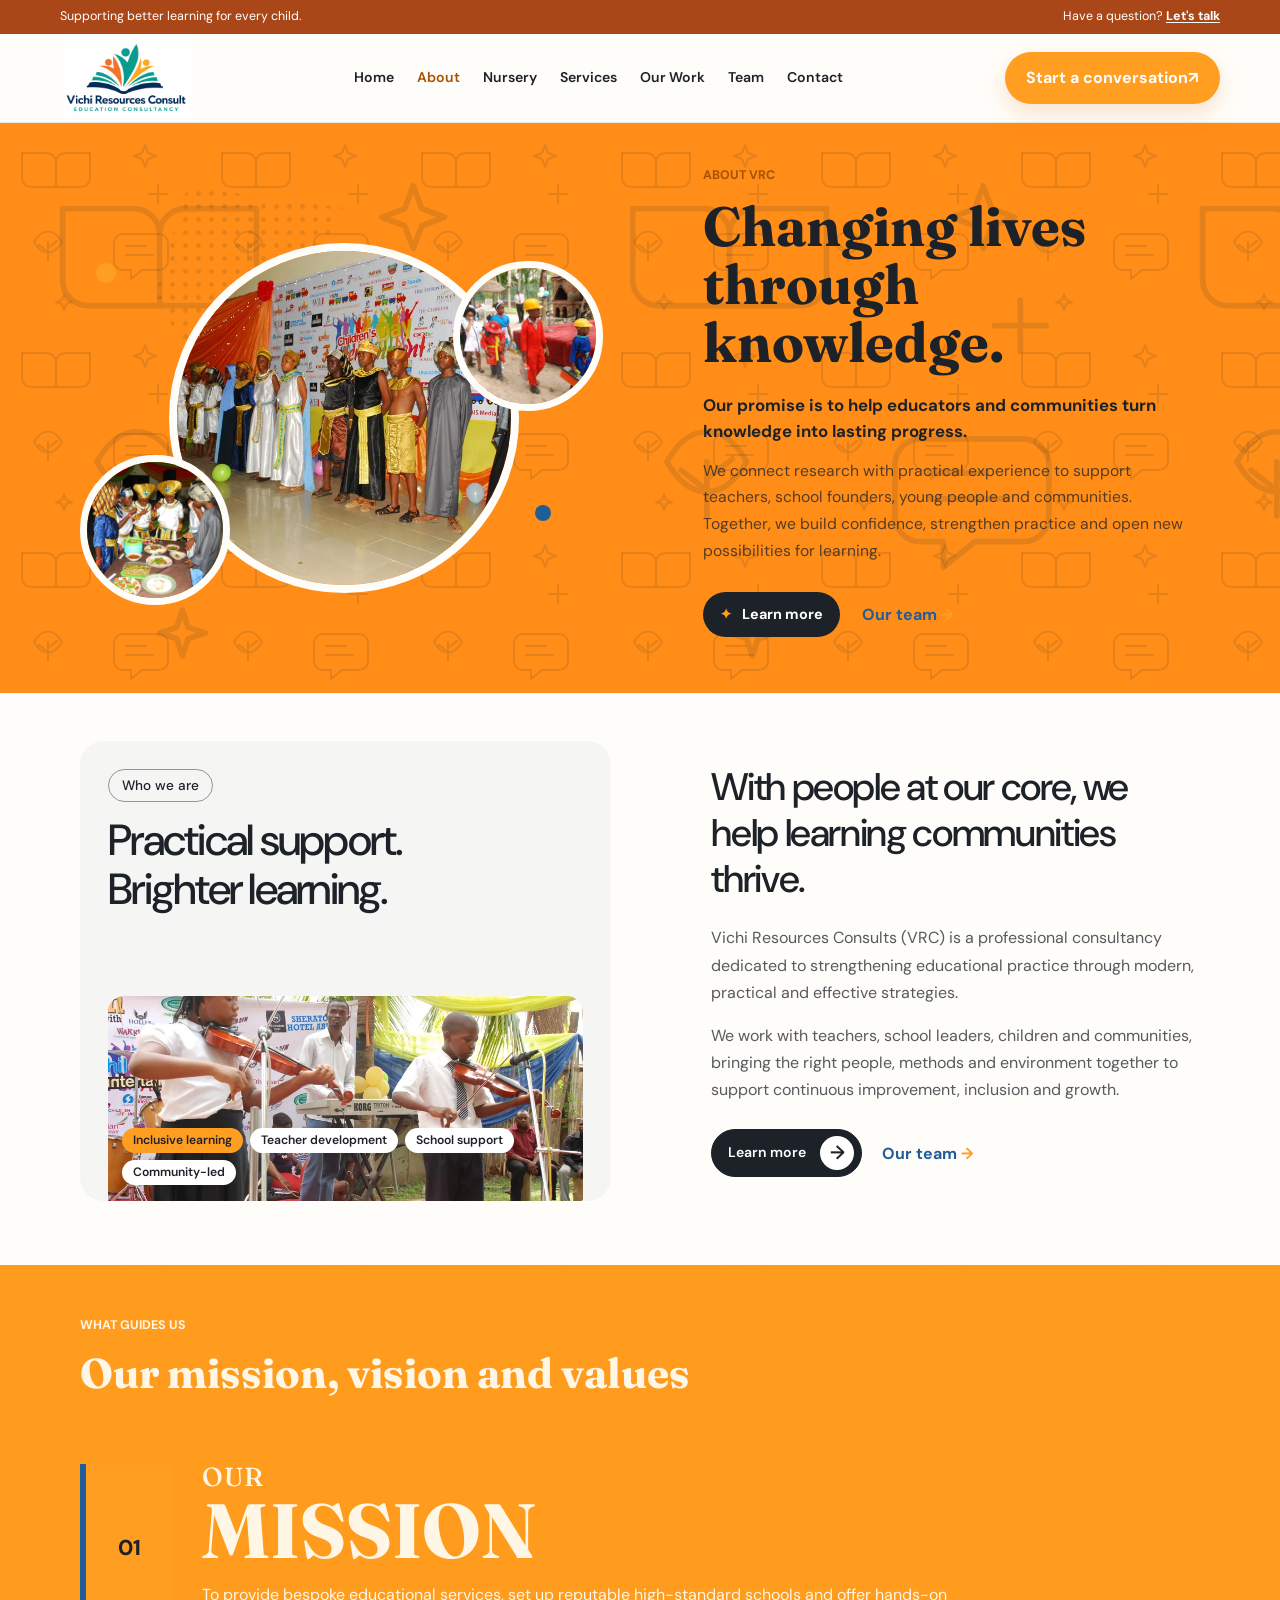
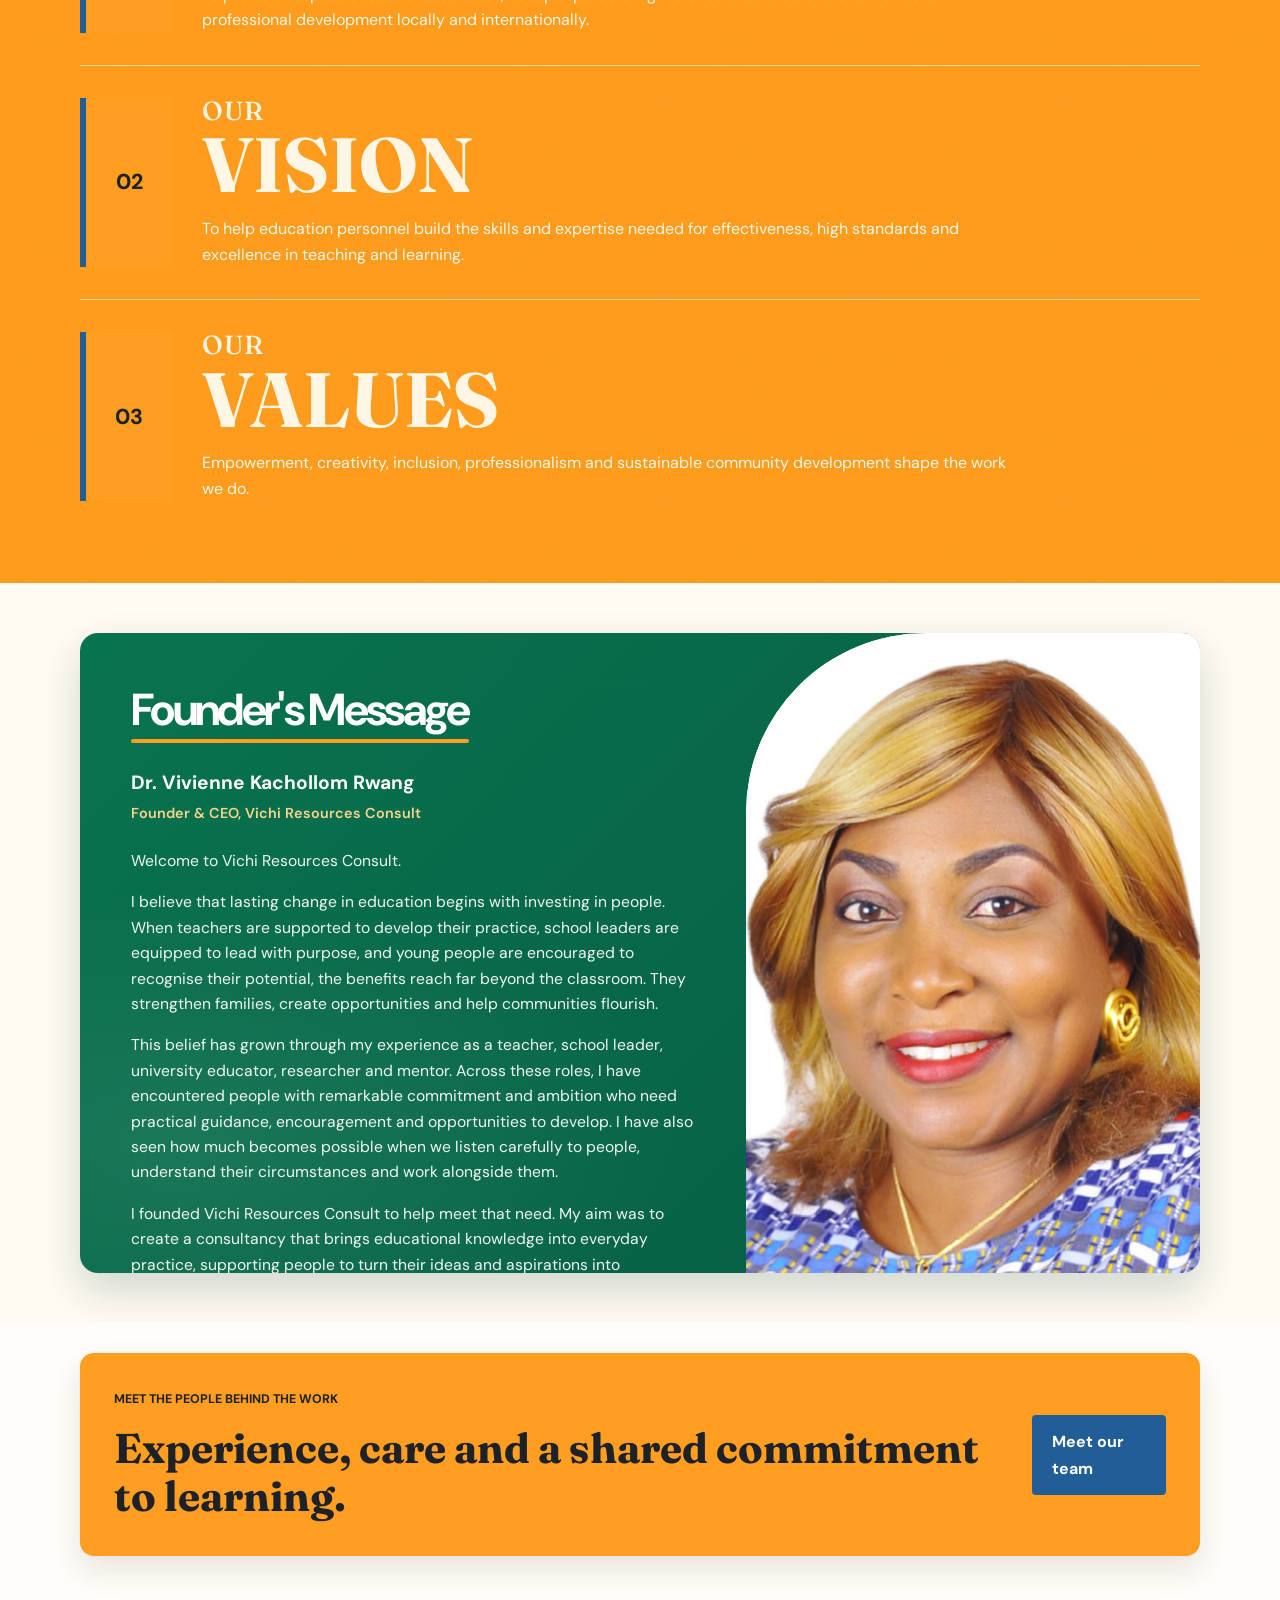
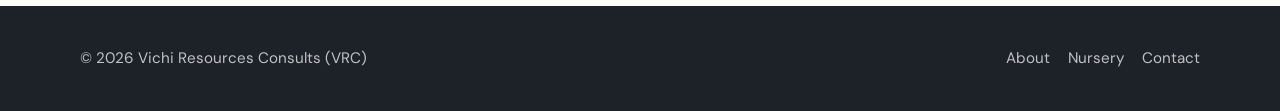
<file: about.html>
<!DOCTYPE html>
<html lang="en">
  <head>
    <meta charset="UTF-8" />
    <meta name="viewport" content="width=device-width, initial-scale=1.0" />
    <title>About VRC | Vichi Resources Consults</title>
    <meta name="description" content="Learn about Vichi Resources Consults, our purpose, values and founder." />
    <link rel="preconnect" href="https://fonts.googleapis.com" />
    <link rel="preconnect" href="https://fonts.gstatic.com" crossorigin />
    <link href="https://fonts.googleapis.com/css2?family=DM+Sans:wght@400;500;600;700&family=Fraunces:opsz,wght@9..144,500;9..144,600;9..144,700&display=swap" rel="stylesheet" />
    <link rel="icon" type="image/jpeg" href="favicon%20and%20logo/vichi%20resource%20consultation%20logo.jpeg" />
    <link rel="stylesheet" href="styles.css" />
  </head>
  <body>
    <a class="skip-link" href="#main-content">Skip to content</a>
    <div class="topbar">
      <div class="container topbar-inner">
        <span>Supporting better learning for every child.</span>
        <span>Have a question?
          <a href="contact.html#contact">Let's talk</a>
        </span>
      </div>
    </div>
    <header class="site-header">
      <div class="container nav">
      <a class="brand" href="index.html" aria-label="Vichi Resources Consult home">
        <img class="brand-logo" src="favicon%20and%20logo/vichi%20resource%20consultation%20logo.jpeg" alt="Vichi Resources Consult" />
      </a>
      <nav class="main-nav" id="site-navigation" aria-label="Main navigation">
        <a href="index.html">Home</a>
        <a href="about.html" aria-current="page">About</a>
        <a href="nursery.html">Nursery</a>
        <a href="services.html">Services</a>
        <a href="our-work.html">Our Work</a>
        <a href="team.html">Team</a>
        <a href="contact.html">Contact</a>
      </nav>
      <button class="menu-toggle" type="button" aria-label="Open navigation" aria-controls="site-navigation" aria-expanded="false">
        <span></span><span></span>
      </button>
      <a class="button button-primary header-cta" href="contact.html#contact">
        Start a conversation 
        <span aria-hidden="true">↗</span>
      </a>
    </div>
  </header>
    <main id="main-content">
      <section class="page-hero about-hero">
        <div class="container about-hero-grid">
          <div class="about-hero-collage" aria-label="VRC learning and community work">
            <span class="about-hero-dot about-hero-dot-orange" aria-hidden="true"></span>
            <span class="about-hero-dot about-hero-dot-blue" aria-hidden="true"></span>
            <span class="about-hero-dots" aria-hidden="true"></span>
            <img class="about-hero-image-main" src="carousel-optimized/Funtertainment 2014/DSC_0043.webp" alt="Children performing at a Funtertainment event" fetchpriority="high" />
            <img class="about-hero-image-small about-hero-image-top" src="carousel-optimized/Funtertainment 2013/DSC_0072.webp" alt="Children dressed for a Funtertainment event" loading="lazy" decoding="async" />
            <img class="about-hero-image-small about-hero-image-bottom" src="carousel-optimized/Funtertainment 2014/DSC_0056.webp" alt="Children sharing a meal at a Funtertainment event" loading="lazy" decoding="async" />
          </div>
          <div class="about-hero-copy">
            <p class="eyebrow">About VRC</p>
            <h1>Changing lives through knowledge.</h1>
            <p class="about-hero-lead">Our promise is to help educators and communities turn knowledge into lasting progress.</p>
            <p class="page-lead">We connect research with practical experience to support teachers, school founders, young people and communities. Together, we build confidence, strengthen practice and open new possibilities for learning.</p>
            <div class="about-hero-actions">
              <a class="about-hero-primary-link" href="#who-we-are"><span aria-hidden="true">✦</span> Learn more</a>
              <a class="about-hero-secondary-link" href="team.html">Our team <span aria-hidden="true">→</span></a>
            </div>
          </div>
        </div>
      </section>
      <section class="section about-who-section" id="who-we-are">
        <div class="container about-who-grid">
          <div class="about-who-visual">
            <div class="about-who-visual-heading">
              <p class="eyebrow">Who we are</p>
              <h2>Practical support.<br />Brighter learning.</h2>
            </div>
            <img src="carousel-optimized/Funtertainment 2013/DSC_0068.webp" alt="Young people performing music at a Funtertainment event" loading="lazy" decoding="async" />
            <ul class="about-who-tags" aria-label="Our areas of focus">
              <li>Inclusive learning</li>
              <li>Teacher development</li>
              <li>School support</li>
              <li>Community-led</li>
            </ul>
          </div>
          <div class="about-who-copy">
            <h2>With people at our core, we help learning communities thrive.</h2>
            <p>Vichi Resources Consults (VRC) is a professional consultancy dedicated to strengthening educational practice through modern, practical and effective strategies.</p>
            <p>We work with teachers, school leaders, children and communities, bringing the right people, methods and environment together to support continuous improvement, inclusion and growth.</p>
            <div class="about-who-actions">
              <a class="about-who-primary-link" href="#values">Learn more <span aria-hidden="true">→</span></a>
              <a class="about-who-secondary-link" href="team.html">Our team <span aria-hidden="true">→</span></a>
            </div>
          </div>
        </div>
      </section>
      <section class="section values-section" id="values">
        <div class="container">
          <div class="section-heading">
            <p class="eyebrow">What guides us</p>
            <h2>Our mission, vision and values</h2>
          </div>
          <div class="values-grid">
            <article>
              <span>01</span>
              <h3>Mission</h3>
              <p>To provide bespoke educational services, set up reputable high-standard schools and offer hands-on professional development locally and internationally.</p>
            </article>
            <article>
              <span>02</span>
              <h3>Vision</h3>
              <p>To help education personnel build the skills and expertise needed for effectiveness, high standards and excellence in teaching and learning.</p>
            </article>
            <article>
              <span>03</span>
              <h3>Values</h3>
              <p>Empowerment, creativity, inclusion, professionalism and sustainable community development shape the work we do.</p>
            </article>
          </div>
        </div>
      </section>
      <section class="section founder-section" id="founder">
        <div class="container founder-grid">
          <img src="Team photos/Vivienne Kachollom Rwang.png" alt="Dr. Vivienne Kachollom Rwang" loading="lazy" decoding="async" />
          <div class="founder-copy" tabindex="0" role="region" aria-labelledby="founder-message-heading">
            <h2 id="founder-message-heading">Founder's Message</h2>
            <p class="founder-name">Dr. Vivienne Kachollom Rwang</p>
            <p class="role">Founder &amp; CEO, Vichi Resources Consult</p>
            <blockquote>
              <p>Welcome to Vichi Resources Consult.</p>
              <p>I believe that lasting change in education begins with investing in people. When teachers are supported to develop their practice, school leaders are equipped to lead with purpose, and young people are encouraged to recognise their potential, the benefits reach far beyond the classroom. They strengthen families, create opportunities and help communities flourish.</p>
              <p>This belief has grown through my experience as a teacher, school leader, university educator, researcher and mentor. Across these roles, I have encountered people with remarkable commitment and ambition who need practical guidance, encouragement and opportunities to develop. I have also seen how much becomes possible when we listen carefully to people, understand their circumstances and work alongside them.</p>
              <p>I founded Vichi Resources Consult to help meet that need. My aim was to create a consultancy that brings educational knowledge into everyday practice, supporting people to turn their ideas and aspirations into meaningful action. Whether we are helping establish a school, facilitating professional development, mentoring young people or supporting a community learning initiative, our work begins with understanding the people involved and what they hope to achieve.</p>
              <p>Inclusion is central to this purpose. My research into education for internally displaced children in Nigeria has deepened my commitment to learners whose voices and needs are too often overlooked. It has reinforced my conviction that quality education must respond to people’s circumstances, recognise their strengths and create opportunities for meaningful participation. Every learner deserves to feel valued, to belong and to have the opportunity to progress.</p>
              <p>At Vichi, we bring together research, professional experience and local knowledge to offer support that is relevant and practical. We value the expertise that educators, families and communities already hold. Through collaboration, we help build confidence, strengthen skills and develop approaches that people can sustain and adapt as their needs change.</p>
              <p>My vision is for Vichi Resources Consult to be a trusted partner for those working to improve education: a place where ideas are nurtured, challenges are thoughtfully addressed and people are supported to learn and lead.</p>
              <p>Thank you for taking the time to discover our work. I warmly invite you to explore our services and programmes, share your aspirations with us, and consider what we might achieve together.</p>
              <footer>
                <cite>Dr Vivienne Kachollom Rwang</cite>
                <span>Founder &amp; CEO</span>
                <span>Vichi Resources Consult</span>
              </footer>
            </blockquote>
          </div>
        </div>
      </section>
      <section class="section page-cta">
        <div class="container cta-box">
          <div>
            <p class="eyebrow">Meet the people behind the work</p>
            <h2>Experience, care and a shared commitment to learning.</h2>
          </div>
          <a class="button button-secondary" id="contact-btn" href="team.html">Meet our team</a>
        </div>
      </section>
    </main>
    <footer class="site-footer">
      <div class="container footer-inner">
        <p>© 2026 Vichi Resources Consults (VRC)</p>
        <nav aria-label="Footer navigation">
          <a href="about.html">About</a>
          <a href="nursery.html">Nursery</a>
          <a href="contact.html">Contact</a>
        </nav>
      </div>
    </footer>
    <script src="script.js"></script>
  </body>
</html>
</file>
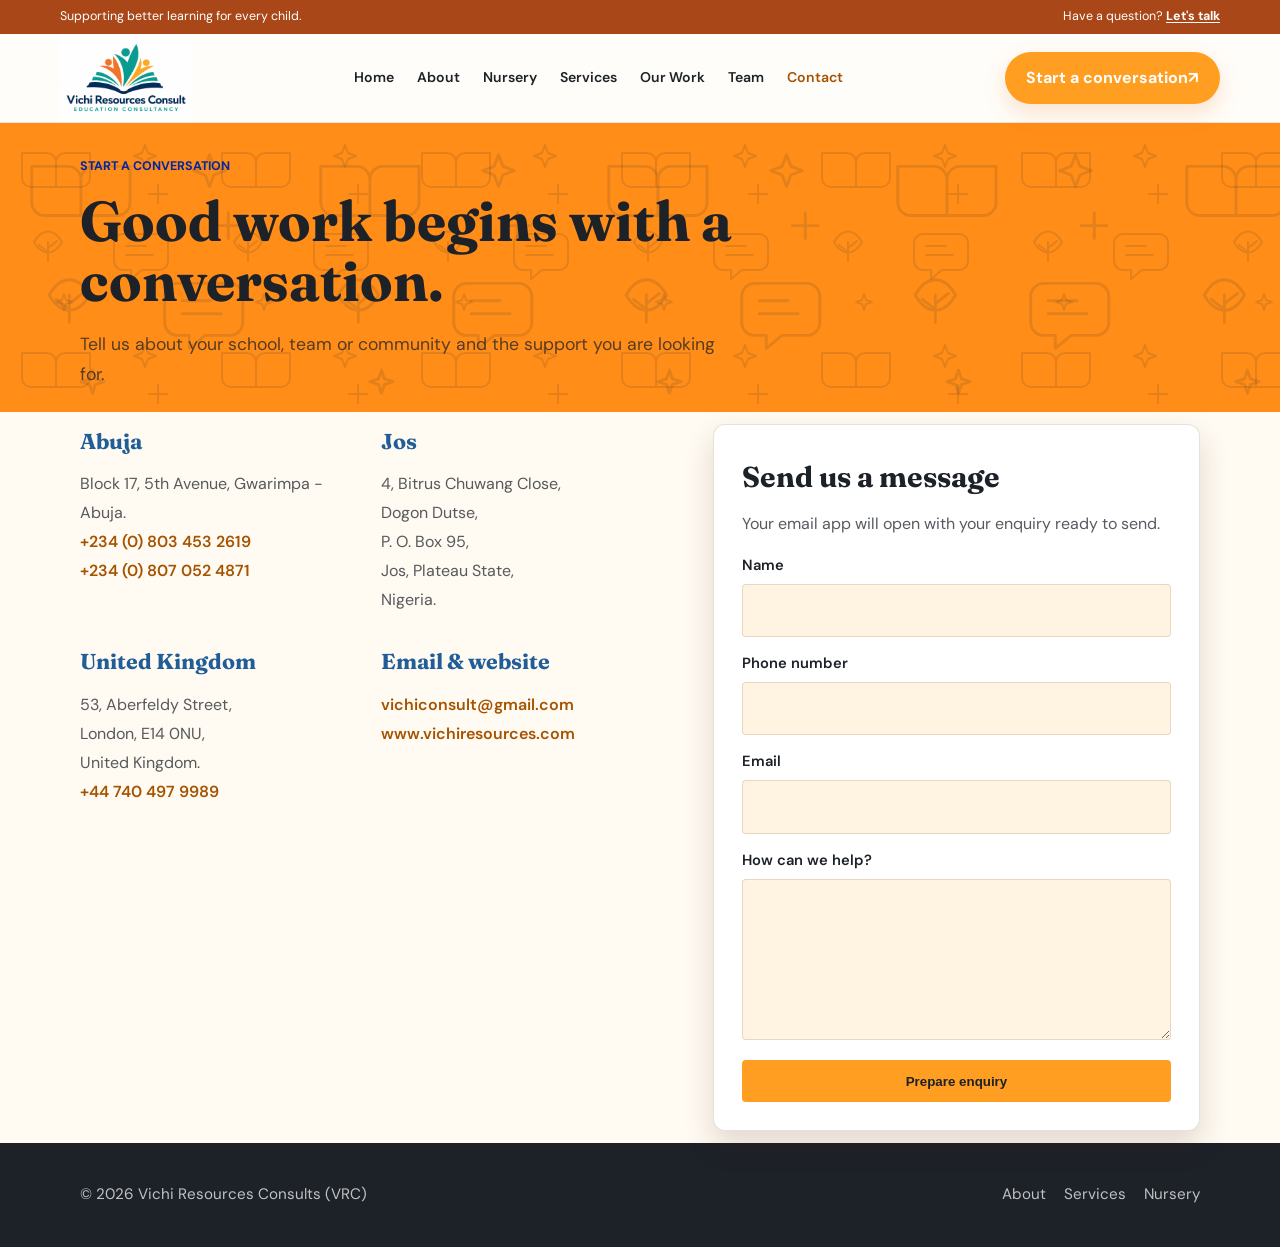
<file: contact.html>
<!DOCTYPE html>
<html lang="en">
  <head>
    <meta charset="UTF-8" /><meta name="viewport" content="width=device-width, initial-scale=1.0" />
    <title>Contact VRC | Vichi Resources Consults</title><meta name="description" content="Contact Vichi Resources Consults about education services, programmes, training and partnerships." />
    <link rel="preconnect" href="https://fonts.googleapis.com" /><link rel="preconnect" href="https://fonts.gstatic.com" crossorigin /><link href="https://fonts.googleapis.com/css2?family=DM+Sans:wght@400;500;600;700&family=Fraunces:opsz,wght@9..144,500;9..144,600;9..144,700&display=swap" rel="stylesheet" />
    <link rel="icon" type="image/jpeg" href="favicon%20and%20logo/vichi%20resource%20consultation%20logo.jpeg" /><link rel="stylesheet" href="styles.css" />
  </head>
  <body><a class="skip-link" href="#main-content">Skip to content</a>
    <div class="topbar"><div class="container topbar-inner"><span>Supporting better learning for every child.</span><span>Have a question? <a href="contact.html#contact">Let's talk</a></span></div></div>
    <header class="site-header"><div class="container nav"><a class="brand" href="index.html" aria-label="Vichi Resources Consult home"><img class="brand-logo" src="favicon%20and%20logo/vichi%20resource%20consultation%20logo.jpeg" alt="Vichi Resources Consult" /></a><nav class="main-nav" id="site-navigation" aria-label="Main navigation"><a href="index.html">Home</a><a href="about.html">About</a><a href="nursery.html">Nursery</a><a href="services.html">Services</a><a href="our-work.html">Our Work</a><a href="team.html">Team</a><a href="contact.html" aria-current="page">Contact</a></nav><button class="menu-toggle" type="button" aria-label="Open navigation" aria-controls="site-navigation" aria-expanded="false"><span></span><span></span></button><a class="button button-primary header-cta" href="#contact">Start a conversation <span aria-hidden="true">↗</span></a></div></header>
    <main id="main-content"><section class="page-hero page-hero-plain"><div class="container"><p class="eyebrow">Start a conversation</p><h1>Good work begins with a conversation.</h1><p class="page-lead">Tell us about your school, team or community and the support you are looking for.</p></div></section>
      <section class="section contact-page-section" id="contact"><div class="container contact-page-grid"><div class="contact-addresses"><div class="contact-block"><h2>Abuja</h2><p>Block 17, 5th Avenue, Gwarimpa - Abuja.</p><p><a href="tel:+2348034532619">+234 (0) 803 453 2619</a><br /><a href="tel:+2348070524871">+234 (0) 807 052 4871</a></p></div><div class="contact-block"><h2>Jos</h2><p>4, Bitrus Chuwang Close,<br />Dogon Dutse,<br />P. O. Box 95,<br />Jos, Plateau State,<br />Nigeria.</p></div><div class="contact-block"><h2>United Kingdom</h2><p>53, Aberfeldy Street,<br />London, E14 0NU,<br />United Kingdom.</p><p><a href="tel:+447404979989">+44 740 497 9989</a></p></div><div class="contact-block"><h2>Email &amp; website</h2><p><a href="mailto:vichiconsult@gmail.com">vichiconsult@gmail.com</a></p><p><a href="https://www.vichiresources.com" target="_blank" rel="noreferrer">www.vichiresources.com</a></p></div></div><form class="contact-form" id="contactForm"><h2>Send us a message</h2><p>Your email app will open with your enquiry ready to send.</p><div class="form-group"><label for="name">Name</label><input id="name" name="name" type="text" autocomplete="name" required /></div><div class="form-group"><label for="phone">Phone number</label><input id="phone" name="phone" type="tel" autocomplete="tel" required /></div><div class="form-group"><label for="email">Email</label><input id="email" name="email" type="email" autocomplete="email" required /></div><div class="form-group"><label for="message">How can we help?</label><textarea id="message" name="message" rows="5" required></textarea></div><button class="button button-primary form-submit" type="submit">Prepare enquiry</button></form></div></section></main>
    <footer class="site-footer"><div class="container footer-inner"><p>© 2026 Vichi Resources Consults (VRC)</p><nav aria-label="Footer navigation"><a href="about.html">About</a><a href="services.html">Services</a><a href="nursery.html">Nursery</a></nav></div></footer><script src="script.js"></script>
  </body>
</html>
</file>
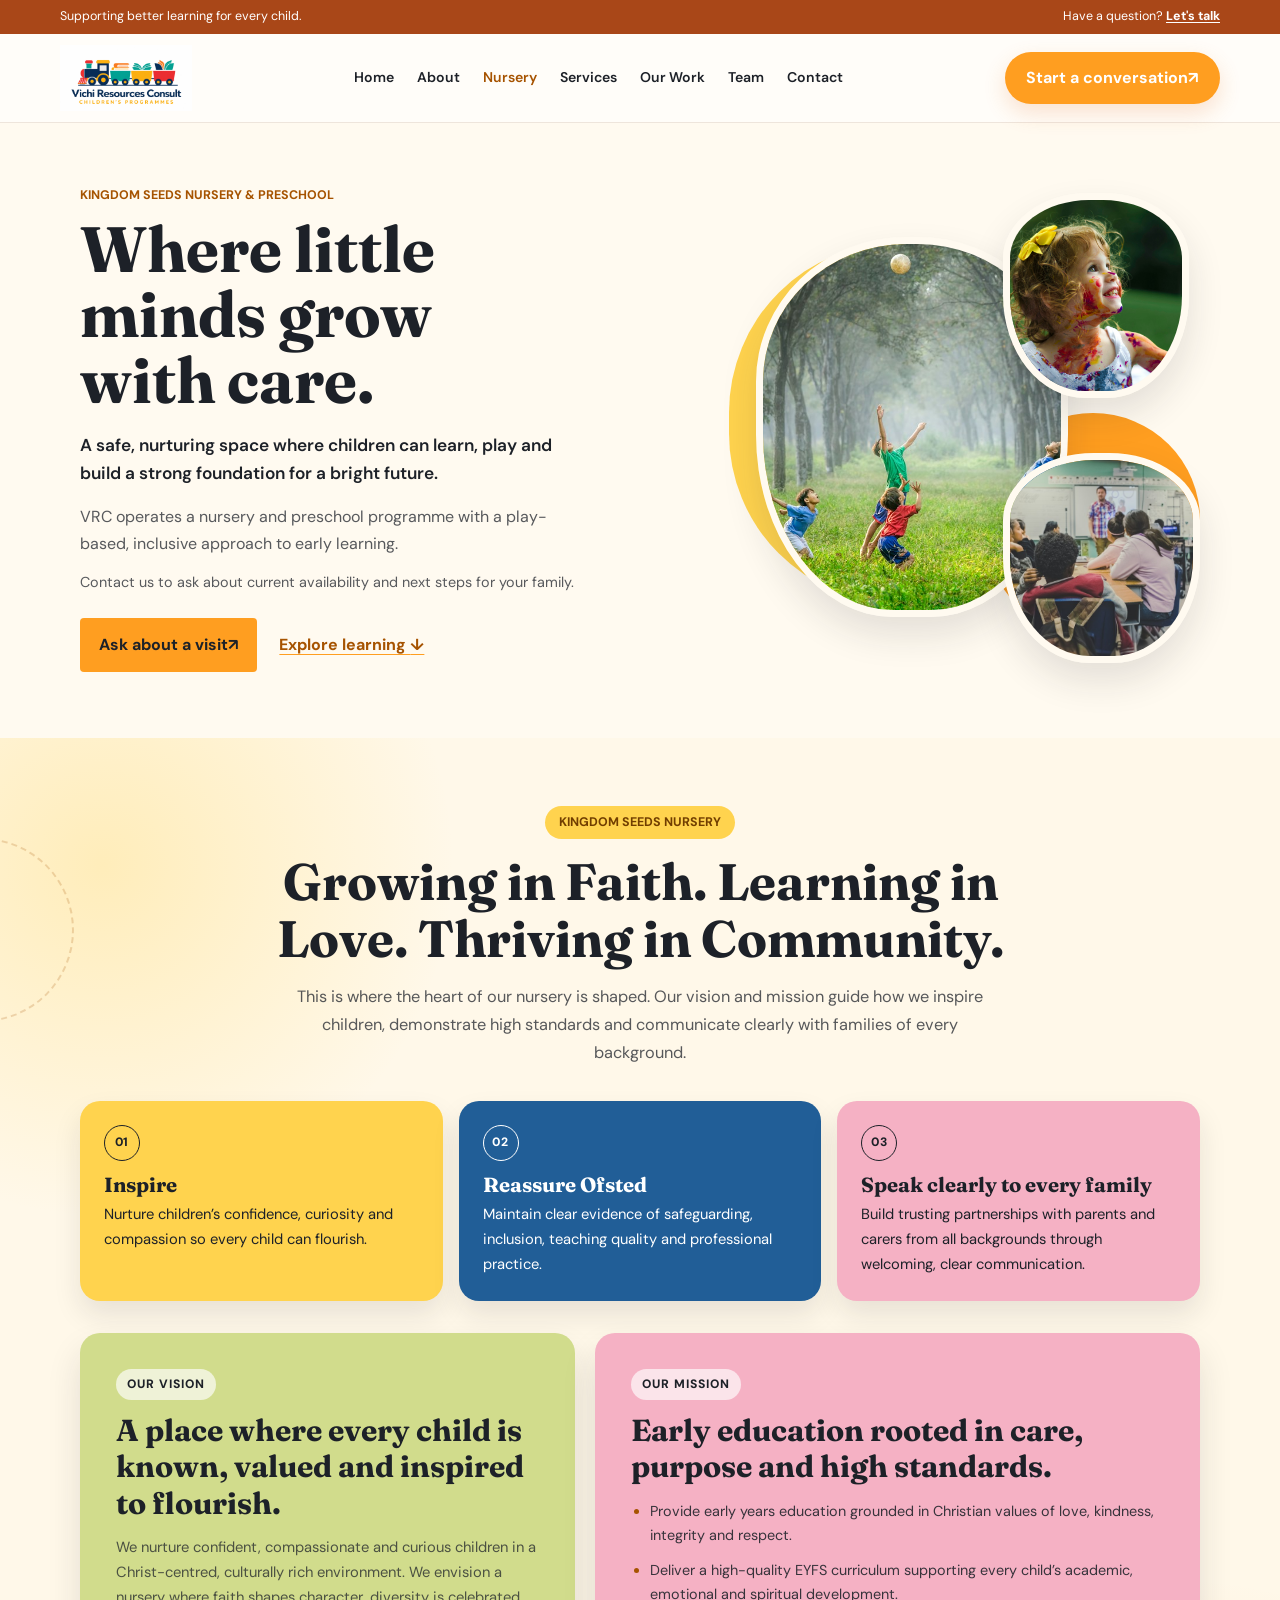
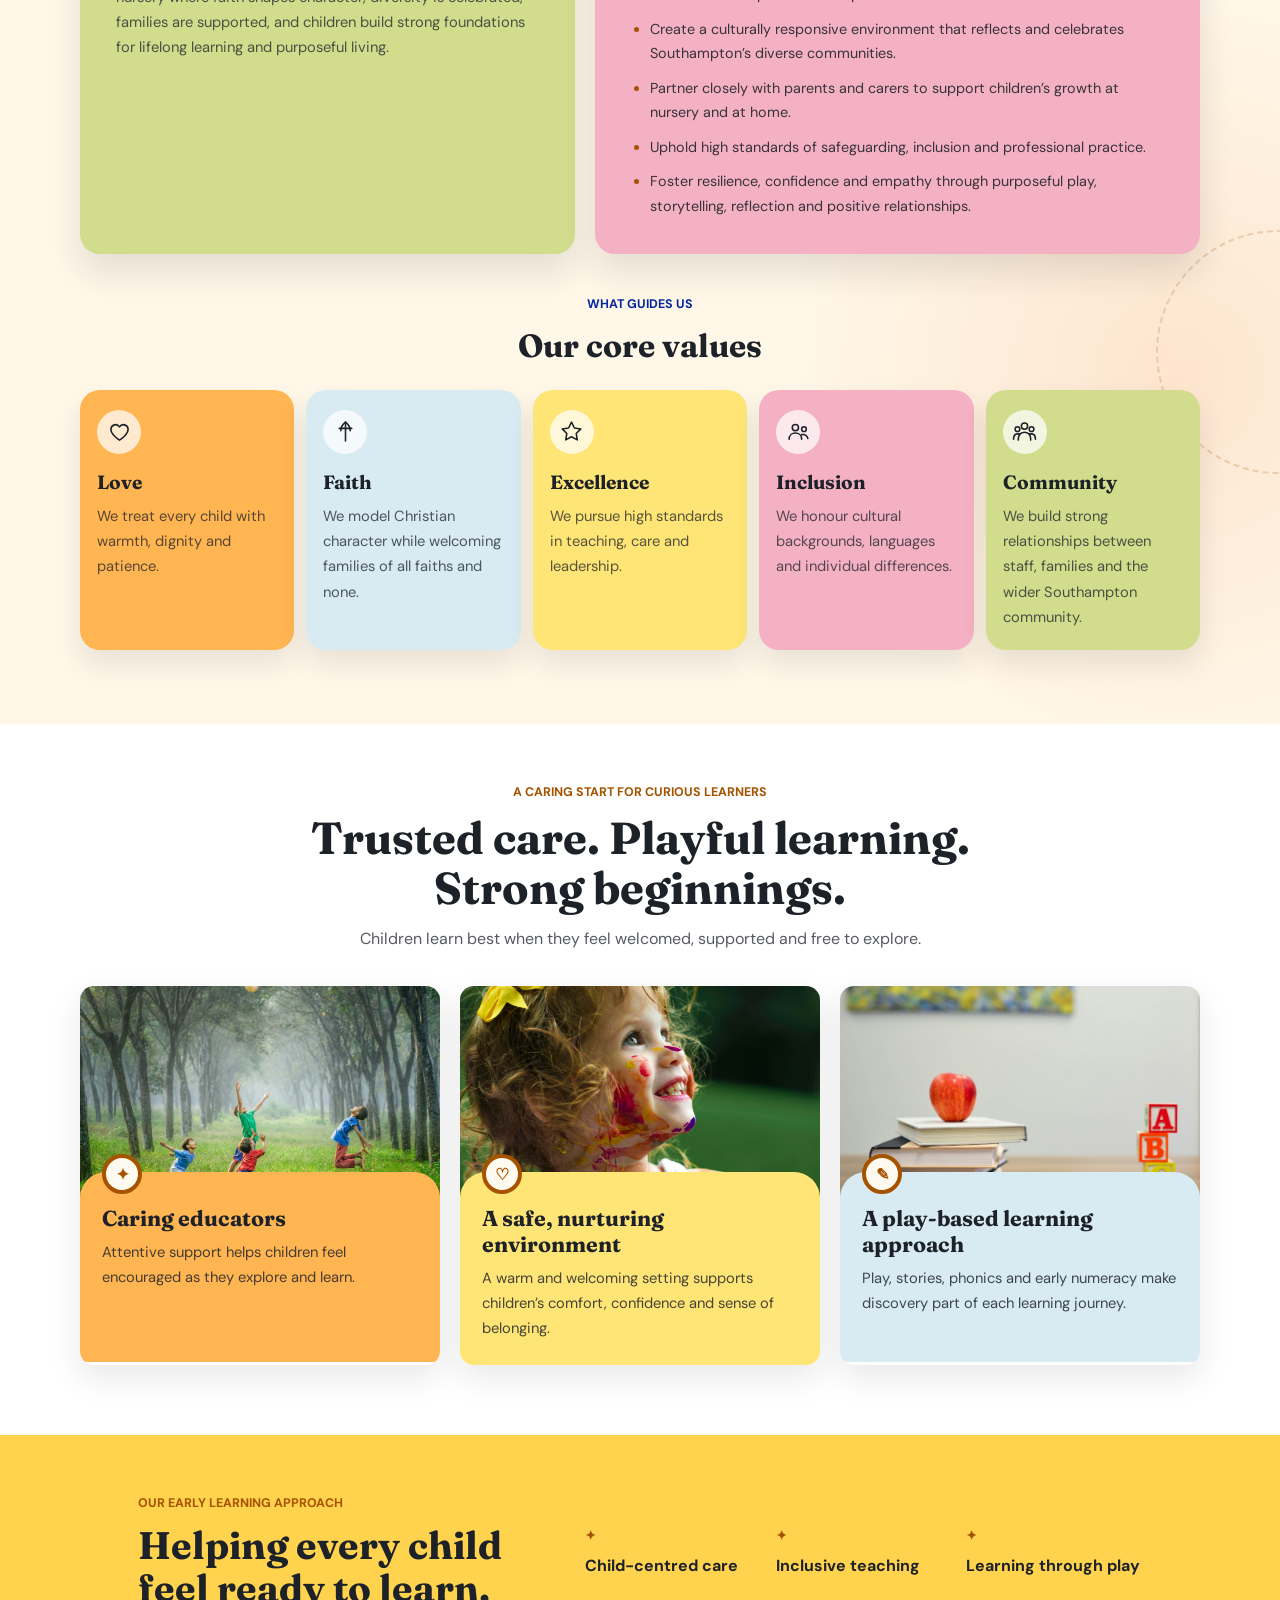
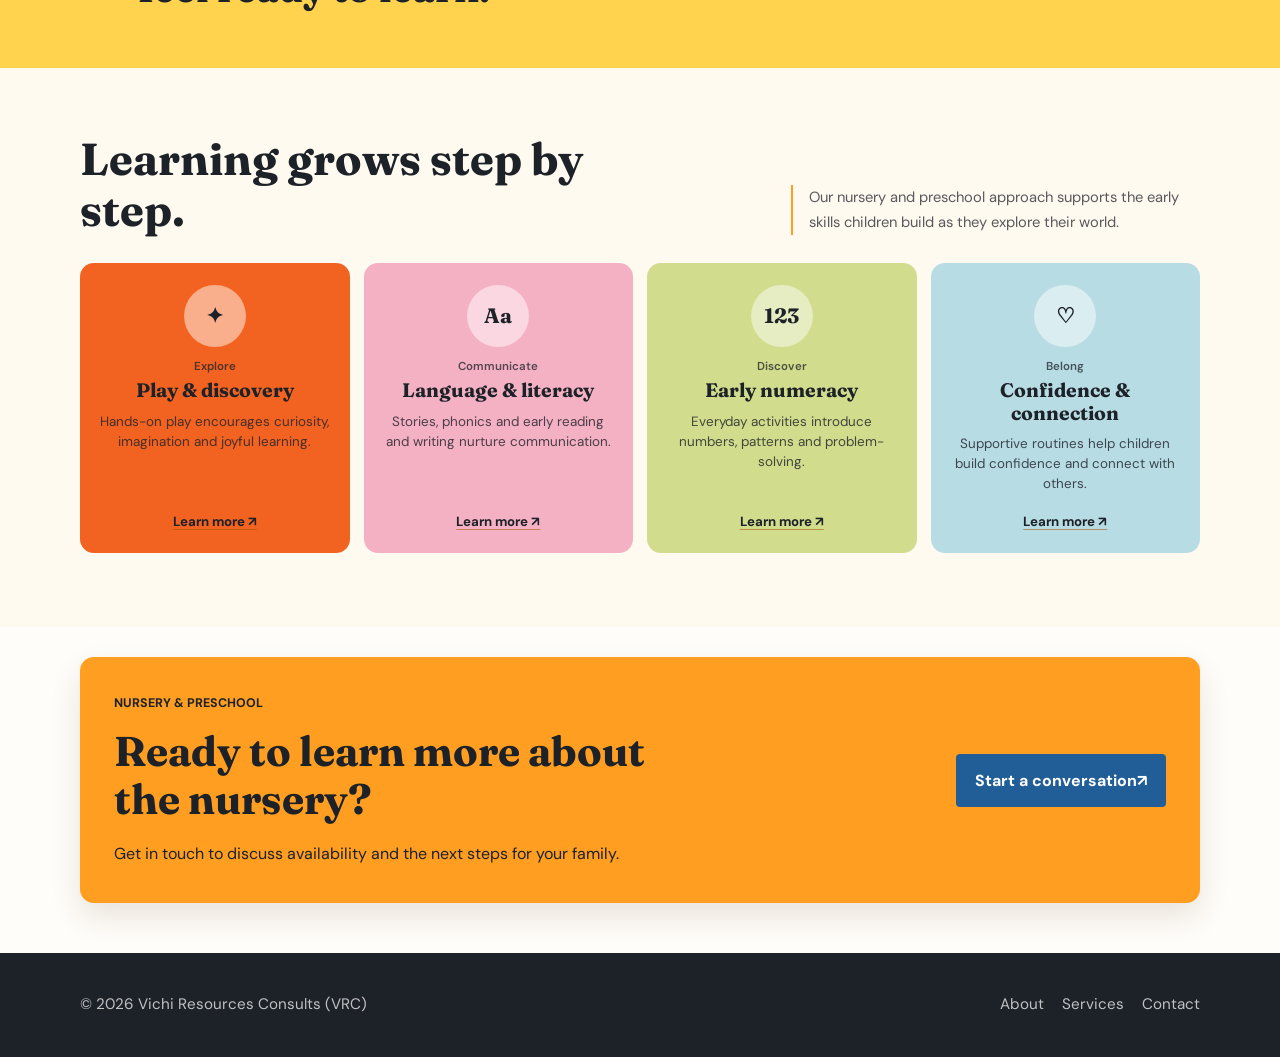
<file: nursery.html>
<!DOCTYPE html>
<html lang="en">
  <head>
    <meta charset="UTF-8" />
    <meta name="viewport" content="width=device-width, initial-scale=1.0" />
    <title>Nursery &amp; Preschool | Vichi Resources Consults</title>
    <meta name="description" content="Discover Vichi Resources Consults' nursery and preschool, with playful, inclusive early learning. Enquire about current availability." />
    <link rel="preconnect" href="https://fonts.googleapis.com" />
    <link rel="preconnect" href="https://fonts.gstatic.com" crossorigin />
    <link href="https://fonts.googleapis.com/css2?family=DM+Sans:wght@400;500;600;700&family=Fraunces:opsz,wght@9..144,500;9..144,600;9..144,700&display=swap" rel="stylesheet" />
    <link rel="icon" type="image/jpeg" href="favicon%20and%20logo/vichi%20resource%20consultation%20logo.jpeg" />
    <link rel="stylesheet" href="styles.css" />
  </head>
  <body>
    <a class="skip-link" href="#main-content">Skip to content</a>
    <div class="topbar">
      <div class="container topbar-inner">
        <span>Supporting better learning for every child.</span>
        <span>Have a question? <a href="contact.html#contact">Let's talk</a></span>
      </div>
    </div>
    <header class="site-header">
        <div class="container nav">
            <a class="brand" href="index.html">
                <img class="brand-logo" src="favicon%20and%20logo/Vichi%20resoureces%20children%20Logo.jpg" alt="Vichi Resources Consult children logo" />
            </a>
            <nav class="main-nav" id="site-navigation" aria-label="Main navigation">
                <a href="index.html">Home</a>
                <a href="about.html">About</a>
                <a href="nursery.html" aria-current="page">Nursery</a>
                <a href="services.html">Services</a>
                <a href="our-work.html">Our Work</a>
                <a href="team.html">Team</a>
                <a href="contact.html">Contact</a>
            </nav>
            <button class="menu-toggle" type="button" aria-label="Open navigation" aria-controls="site-navigation" aria-expanded="false">
                <span>

                </span>
                <span></span>
            </button>
            <a class="button button-primary header-cta" href="contact.html#contact">Start a conversation <span aria-hidden="true">↗</span></a>
        </div>
    </header>
    <main id="main-content" class="nursery-page">
      <section class="nursery-hero" id="nursery-preschool">
        <div class="container nursery-hero-grid">
          <div class="nursery-hero-copy">
            <p class="eyebrow">Kingdom Seeds Nursery &amp; preschool</p>
              <h1>Where little minds grow with care.</h1>
              <p class="nursery-hero-lead">A safe, nurturing space where children can learn, play and build a strong foundation for a bright future.</p>
              <p>VRC operates a nursery and preschool programme with a play-based, inclusive approach to early learning.</p>
            <p class="nursery-availability-note">Contact us to ask about current availability and next steps for your family.</p>
            <div class="nursery-hero-actions">
              <a class="button button-primary" href="contact.html#contact">Ask about a visit <span aria-hidden="true">↗</span></a>
              <a class="nursery-text-link" href="#nursery-experience">Explore learning <span aria-hidden="true">↓</span></a>
            </div>
          </div>
          <div class="nursery-hero-collage" aria-label="Children taking part in learning activities">
            <span class="nursery-collage-shape nursery-collage-shape-yellow" aria-hidden="true"></span>
            <span class="nursery-collage-shape nursery-collage-shape-orange" aria-hidden="true"></span>
            <img class="nursery-photo-main" src="stock%20photos/nursery-classroom.jpg" alt="Children playing together outdoors" fetchpriority="high" />
            <img class="nursery-photo-top" src="stock%20photos/nursery-hero.jpg" alt="A young child enjoying a creative activity" loading="lazy" decoding="async" />
            <img class="nursery-photo-bottom" src="stock%20photos/nursery-reading.jpg" alt="A teacher guiding children in a classroom" loading="lazy" decoding="async" />
          </div>
        </div>
      </section>
      <section class="nursery-identity" aria-labelledby="nursery-identity-heading">
        <div class="container">
          <div class="nursery-identity-heading">
            <p class="eyebrow">Kingdom Seeds Nursery</p>
            <h2 id="nursery-identity-heading">Growing in Faith. Learning in Love. Thriving in Community.</h2>
            <p>This is where the heart of our nursery is shaped. Our vision and mission guide how we inspire children, demonstrate high standards and communicate clearly with families of every background.</p>
          </div>

          <div class="nursery-priorities">
            <article>
              <span aria-hidden="true">01</span>
              <h3>Inspire</h3>
              <p>Nurture children’s confidence, curiosity and compassion so every child can flourish.</p>
            </article>
            <article>
              <span aria-hidden="true">02</span>
              <h3>Reassure Ofsted</h3>
              <p>Maintain clear evidence of safeguarding, inclusion, teaching quality and professional practice.</p>
            </article>
            <article>
              <span aria-hidden="true">03</span>
              <h3>Speak clearly to every family</h3>
              <p>Build trusting partnerships with parents and carers from all backgrounds through welcoming, clear communication.</p>
            </article>
          </div>

          <div class="nursery-vision-mission">
            <article class="nursery-identity-panel">
              <p class="nursery-identity-label">Our vision</p>
              <h3>A place where every child is known, valued and inspired to flourish.</h3>
              <p>We nurture confident, compassionate and curious children in a Christ-centred, culturally rich environment. We envision a nursery where faith shapes character, diversity is celebrated, families are supported, and children build strong foundations for lifelong learning and purposeful living.</p>
            </article>
            <article class="nursery-identity-panel nursery-mission-panel">
              <p class="nursery-identity-label">Our mission</p>
              <h3>Early education rooted in care, purpose and high standards.</h3>
              <ul>
                <li>Provide early years education grounded in Christian values of love, kindness, integrity and respect.</li>
                <li>Deliver a high-quality EYFS curriculum supporting every child’s academic, emotional and spiritual development.</li>
                <li>Create a culturally responsive environment that reflects and celebrates Southampton’s diverse communities.</li>
                <li>Partner closely with parents and carers to support children’s growth at nursery and at home.</li>
                <li>Uphold high standards of safeguarding, inclusion and professional practice.</li>
                <li>Foster resilience, confidence and empathy through purposeful play, storytelling, reflection and positive relationships.</li>
              </ul>
            </article>
          </div>

          <div class="nursery-core-values">
            <div class="nursery-core-values-heading">
              <p class="eyebrow">What guides us</p>
              <h3>Our core values</h3>
            </div>
            <div class="nursery-values-grid">
              <article>
                <span class="nursery-value-icon" aria-hidden="true">
                  <svg viewBox="0 0 32 32" focusable="false"><path d="M16 27s-11-6.8-11-14a6 6 0 0 1 11-3 6 6 0 0 1 11 3c0 7.2-11 14-11 14Z" /></svg>
                </span>
                <h4>Love</h4>
                <p>We treat every child with warmth, dignity and patience.</p>
              </article>
              <article>
                <span class="nursery-value-icon" aria-hidden="true">
                  <svg viewBox="0 0 32 32" focusable="false"><path d="M16 4v24M8 12h16" /><path d="M16 4c-4 3-6 7-6 11M16 4c4 3 6 7 6 11" /></svg>
                </span>
                <h4>Faith</h4>
                <p>We model Christian character while welcoming families of all faiths and none.</p>
              </article>
              <article>
                <span class="nursery-value-icon" aria-hidden="true">
                  <svg viewBox="0 0 32 32" focusable="false"><path d="m16 4 3.7 7.5 8.3 1.2-6 5.8 1.4 8.2-7.4-3.9-7.4 3.9 1.4-8.2-6-5.8 8.3-1.2Z" /></svg>
                </span>
                <h4>Excellence</h4>
                <p>We pursue high standards in teaching, care and leadership.</p>
              </article>
              <article>
                <span class="nursery-value-icon" aria-hidden="true">
                  <svg viewBox="0 0 32 32" focusable="false"><circle cx="12" cy="11" r="4" /><circle cx="23" cy="13" r="3" /><path d="M4 26c0-5 3.3-8 8-8s8 3 8 8M20 20c4-.7 7 1.4 8 5" /></svg>
                </span>
                <h4>Inclusion</h4>
                <p>We honour cultural backgrounds, languages and individual differences.</p>
              </article>
              <article>
                <span class="nursery-value-icon" aria-hidden="true">
                  <svg viewBox="0 0 32 32" focusable="false"><circle cx="16" cy="9" r="4" /><circle cx="7" cy="13" r="3" /><circle cx="25" cy="13" r="3" /><path d="M8 27c0-6 3-10 8-10s8 4 8 10M2 26c0-4 2-7 5-7 1 0 2 .3 3 .9M30 26c0-4-2-7-5-7-1 0-2 .3-3 .9" /></svg>
                </span>
                <h4>Community</h4>
                <p>We build strong relationships between staff, families and the wider Southampton community.</p>
              </article>
            </div>
          </div>
        </div>
      </section>
      <section class="nursery-experience" id="nursery-experience">
        <div class="container">
          <div class="nursery-section-heading">
            <p class="eyebrow">A caring start for curious learners</p>
            <h2>Trusted care. Playful learning. Strong beginnings.</h2>
            <p>Children learn best when they feel welcomed, supported and free to explore.</p>
          </div>
          <div class="nursery-feature-grid">
            <article class="nursery-feature-card nursery-feature-card-orange">
              <img src="stock%20photos/nursery-classroom.jpg" alt="Children playing together outdoors" loading="lazy" decoding="async" />
              <div>
                <span class="nursery-feature-icon" aria-hidden="true">✦</span>
                <h3>Caring educators</h3>
                <p>Attentive support helps children feel encouraged as they explore and learn.</p>
              </div>
            </article>
            <article class="nursery-feature-card nursery-feature-card-yellow">
              <img src="stock%20photos/nursery-hero.jpg" alt="A young child enjoying a creative activity" loading="lazy" decoding="async" />
              <div>
                <span class="nursery-feature-icon" aria-hidden="true">♡</span>
                <h3>A safe, nurturing environment</h3>
                <p>A warm and welcoming setting supports children’s comfort, confidence and sense of belonging.</p>
              </div>
            </article>
            <article class="nursery-feature-card nursery-feature-card-blue">
              <img src="stock%20photos/nursery-play.jpg" alt="Books, pencils and alphabet blocks ready for learning" loading="lazy" decoding="async" />
              <div>
                <span class="nursery-feature-icon" aria-hidden="true">✎</span>
                <h3>A play-based learning approach</h3>
                <p>Play, stories, phonics and early numeracy make discovery part of each learning journey.</p>
              </div>
            </article>
          </div>
        </div>
      </section>
      <section class="nursery-promise">
        <div class="container nursery-promise-inner">
          <div>
            <p class="eyebrow">Our early learning approach</p>
            <h2>Helping every child feel ready to learn.</h2>
          </div>
          <ul>
            <li><span aria-hidden="true">✦</span> Child-centred care</li>
            <li><span aria-hidden="true">✦</span> Inclusive teaching</li>
            <li><span aria-hidden="true">✦</span> Learning through play</li>
          </ul>
        </div>
      </section>
      <section class="nursery-stages" id="nursery-learning">
        <div class="container">
          <div class="nursery-stages-heading">
            <h2>Learning grows step by step.</h2>
            <p>Our nursery and preschool approach supports the early skills children build as they explore their world.</p>
          </div>
          <div class="nursery-stage-grid">
            <article class="nursery-stage-card nursery-stage-card-orange">
              <span class="nursery-stage-icon" aria-hidden="true">✦</span>
              <p class="nursery-stage-label">Explore</p>
              <h3>Play &amp; discovery</h3>
              <p>Hands-on play encourages curiosity, imagination and joyful learning.</p>
              <a href="contact.html#contact">Learn more <span aria-hidden="true">↗</span></a>
            </article>
            <article class="nursery-stage-card nursery-stage-card-pink">
              <span class="nursery-stage-icon" aria-hidden="true">Aa</span>
              <p class="nursery-stage-label">Communicate</p>
              <h3>Language &amp; literacy</h3>
              <p>Stories, phonics and early reading and writing nurture communication.</p>
              <a href="contact.html#contact">Learn more <span aria-hidden="true">↗</span></a>
            </article>
            <article class="nursery-stage-card nursery-stage-card-green">
              <span class="nursery-stage-icon" aria-hidden="true">123</span>
              <p class="nursery-stage-label">Discover</p>
              <h3>Early numeracy</h3>
              <p>Everyday activities introduce numbers, patterns and problem-solving.</p>
              <a href="contact.html#contact">Learn more <span aria-hidden="true">↗</span></a>
            </article>
            <article class="nursery-stage-card nursery-stage-card-blue">
              <span class="nursery-stage-icon" aria-hidden="true">♡</span>
              <p class="nursery-stage-label">Belong</p>
              <h3>Confidence &amp; connection</h3>
              <p>Supportive routines help children build confidence and connect with others.</p>
              <a href="contact.html#contact">Learn more <span aria-hidden="true">↗</span></a>
            </article>
          </div>
        </div>
      </section>
      <section class="section page-cta nursery-cta">
        <div class="container cta-box">
          <div>
            <p class="eyebrow">Nursery &amp; preschool</p>
            <h2>Ready to learn more about the nursery?</h2>
            <p>Get in touch to discuss availability and the next steps for your family.</p>
          </div>
          <a class="button button-secondary" href="contact.html#contact">Start a conversation <span aria-hidden="true">↗</span></a>
        </div>
      </section>
    </main>
    <footer class="site-footer">
      <div class="container footer-inner">
        <p>© 2026 Vichi Resources Consults (VRC)</p>
        <nav aria-label="Footer navigation">
          <a href="about.html">About</a>
          <a href="services.html">Services</a>
          <a href="contact.html">Contact</a>
        </nav>
      </div>
    </footer>
    <script src="script.js"></script>
  </body>
</html>
</file>
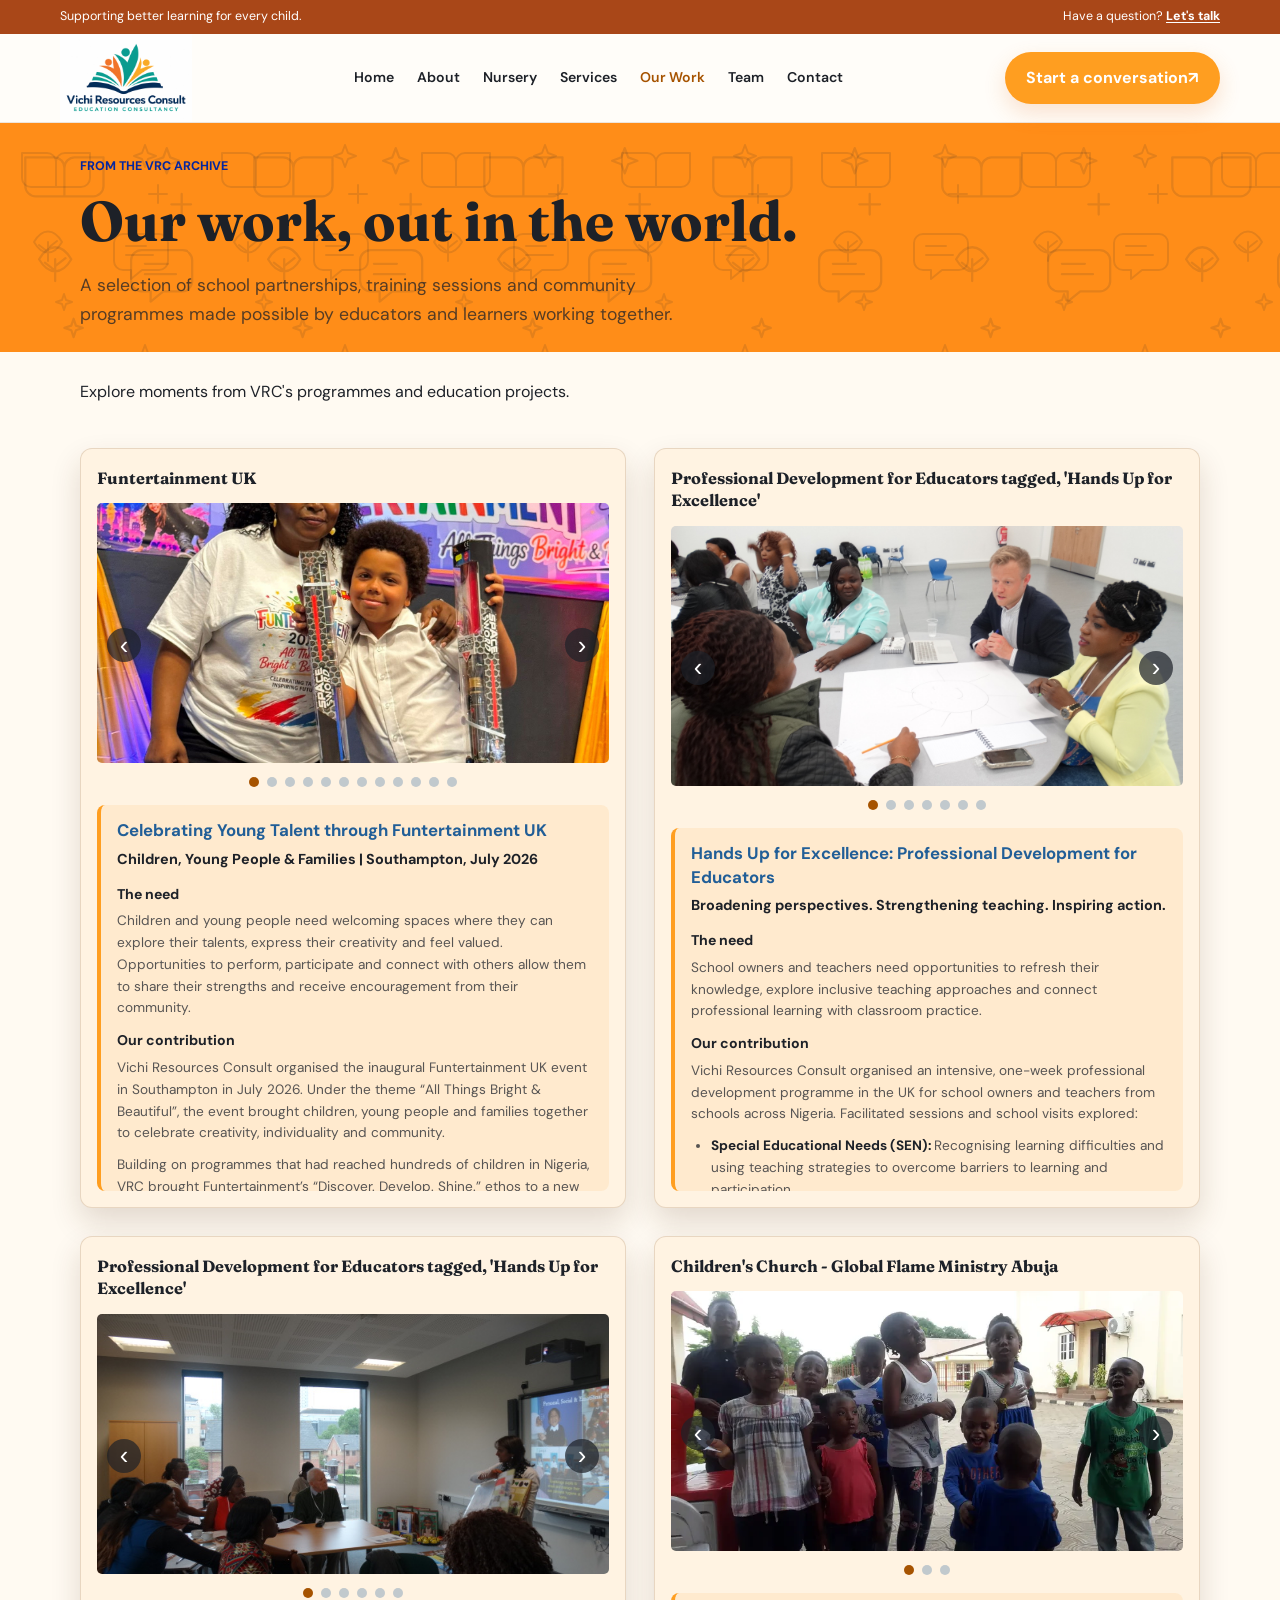
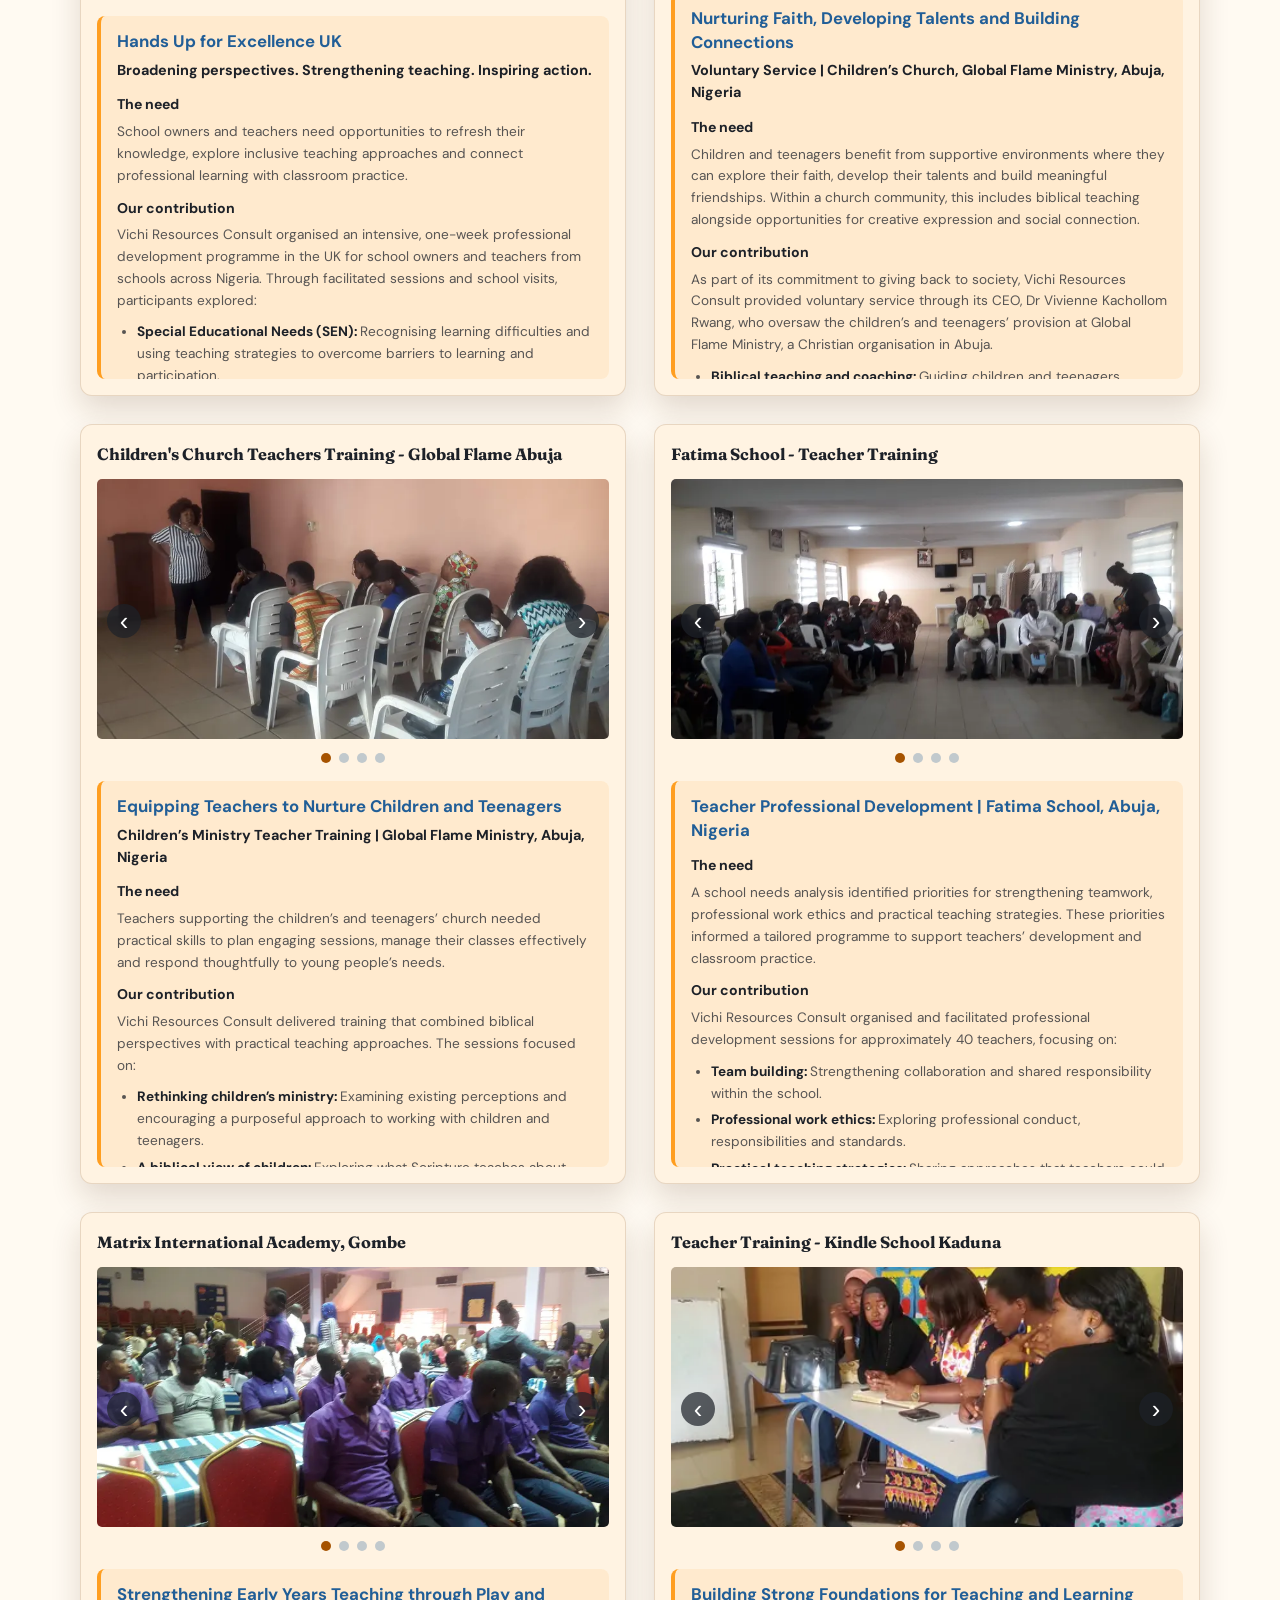
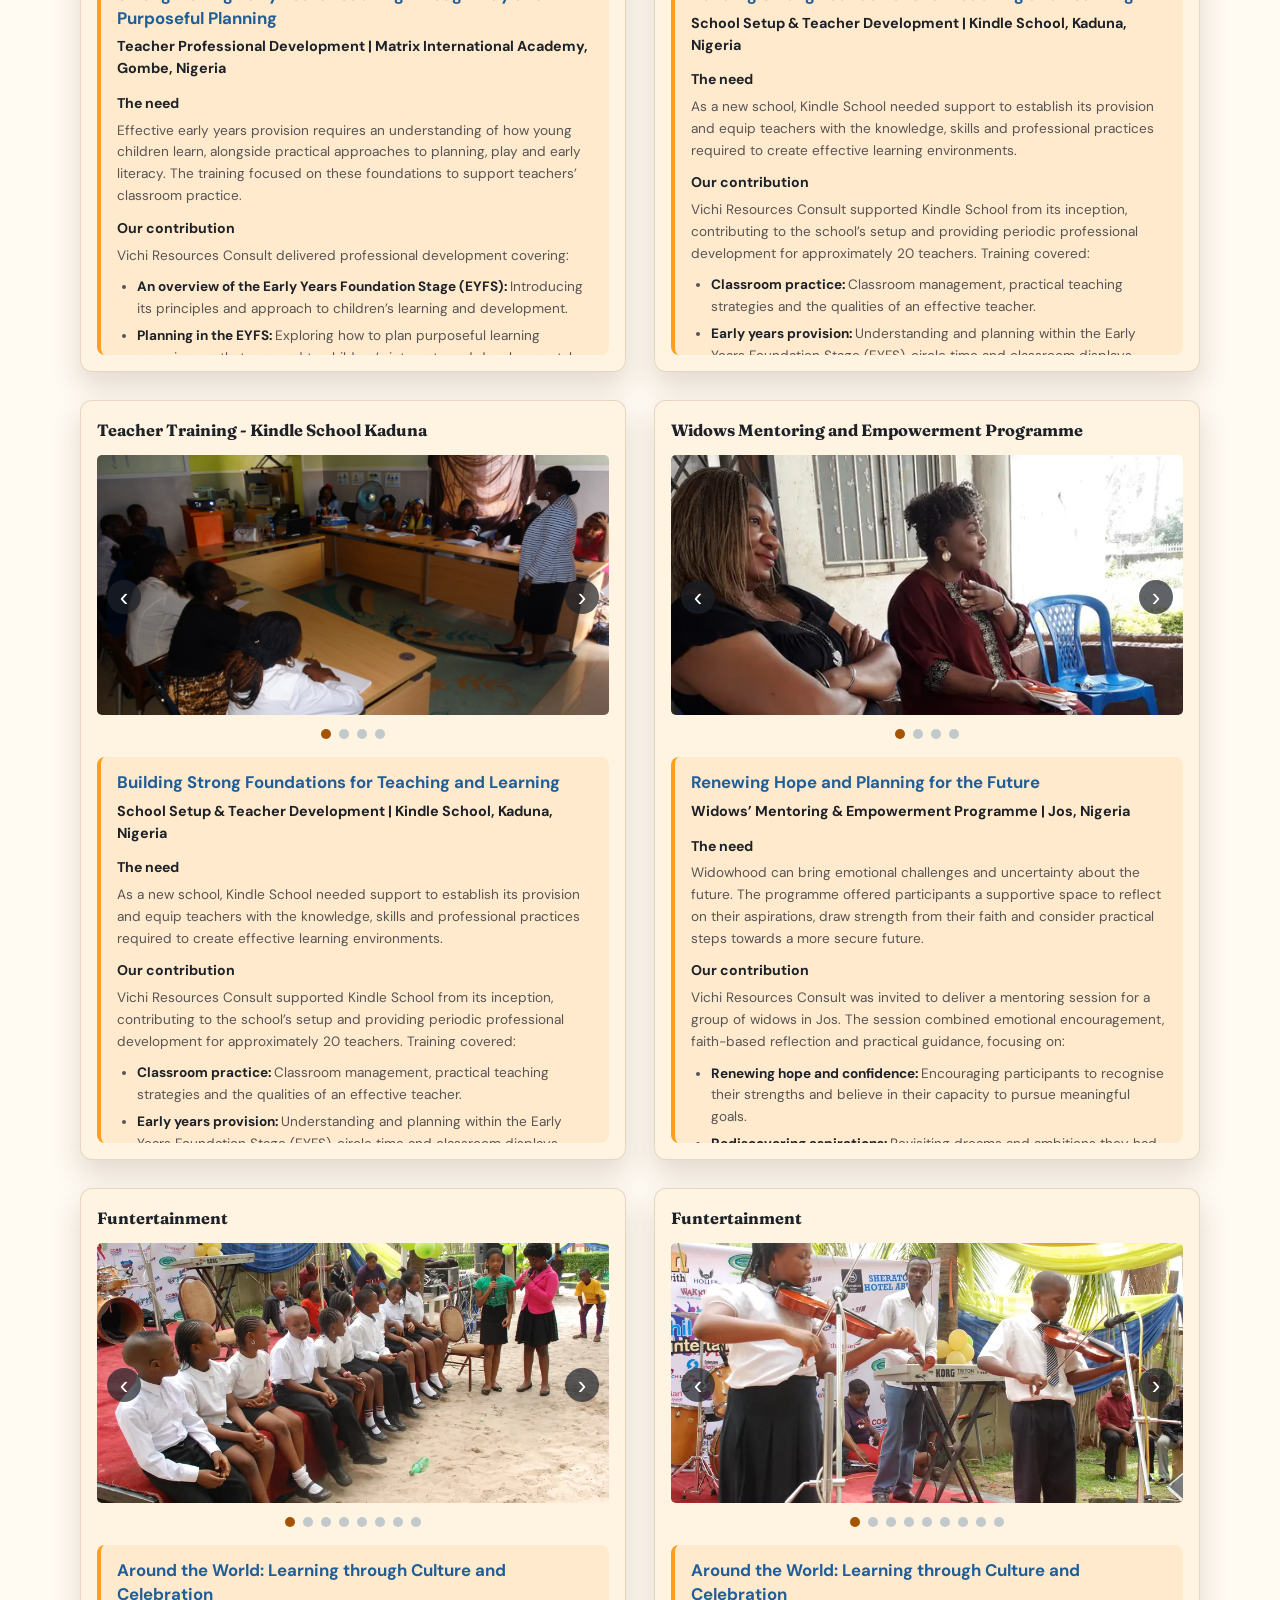
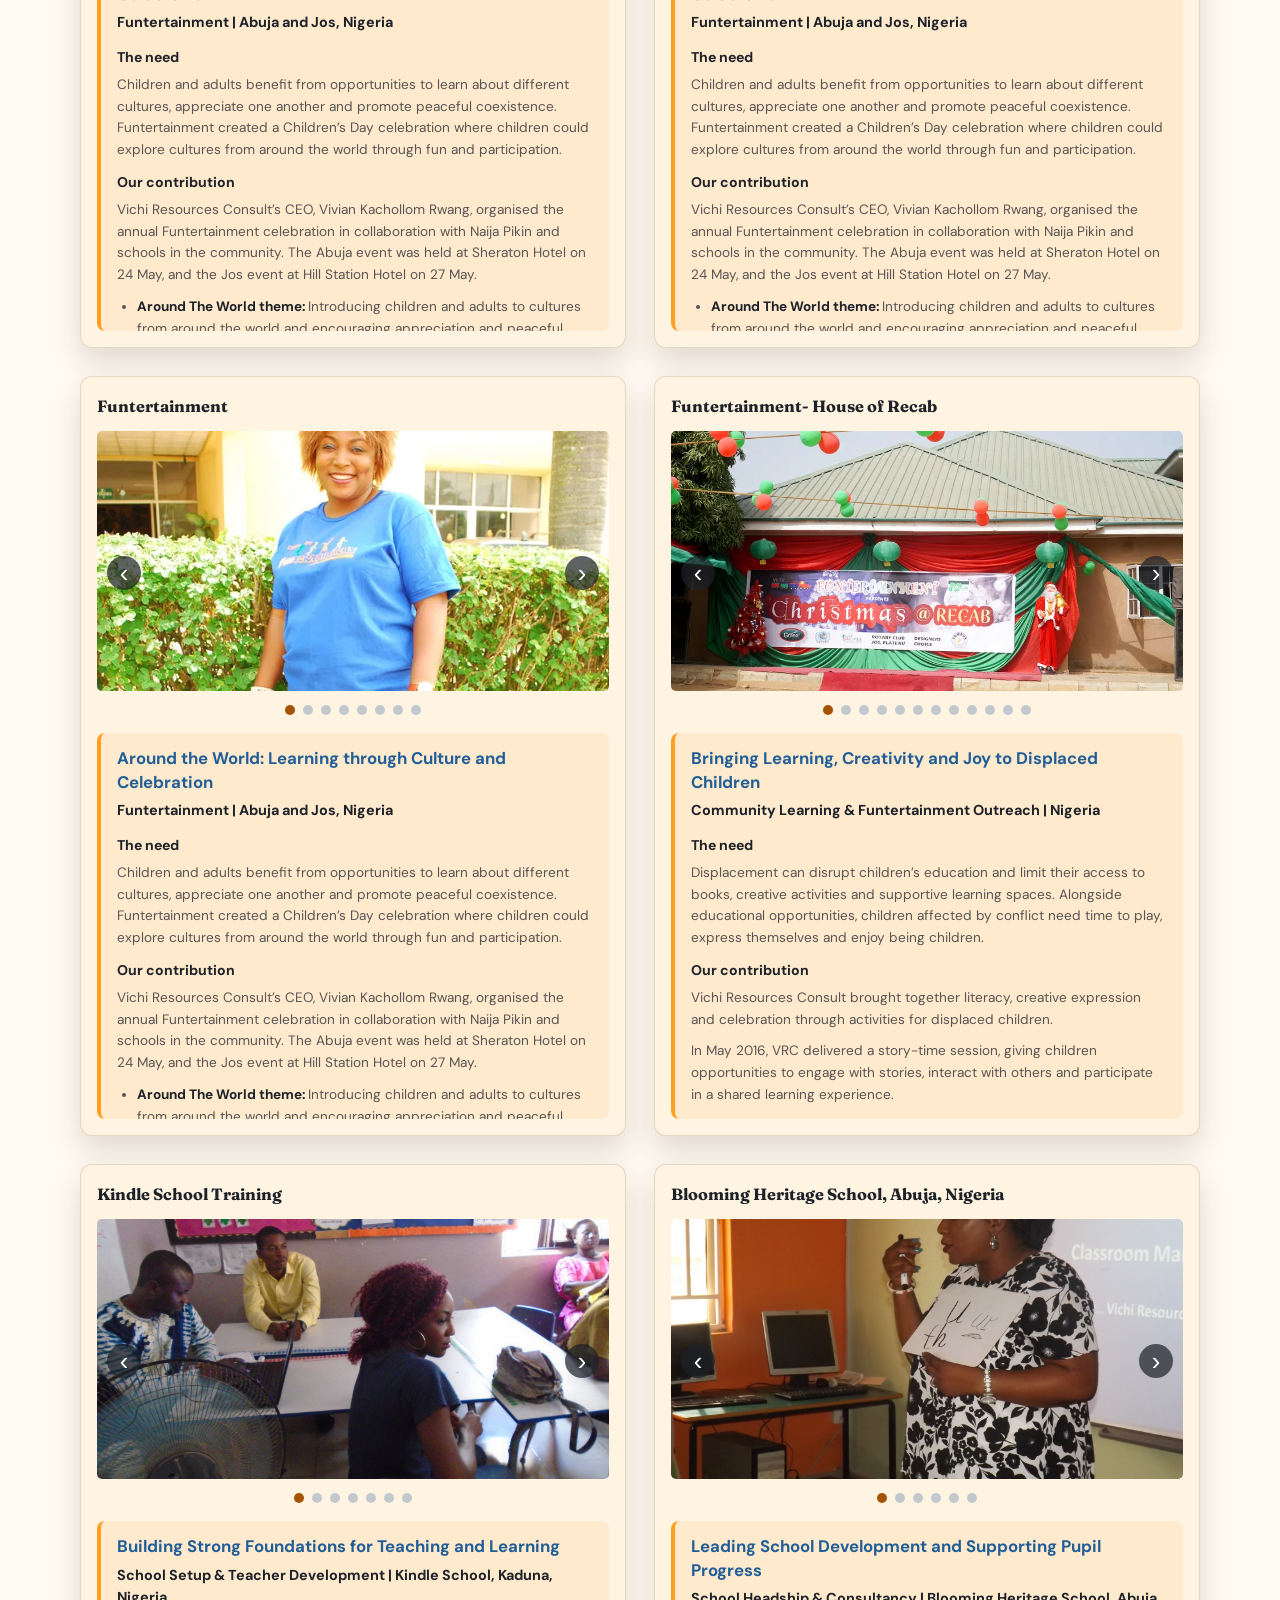
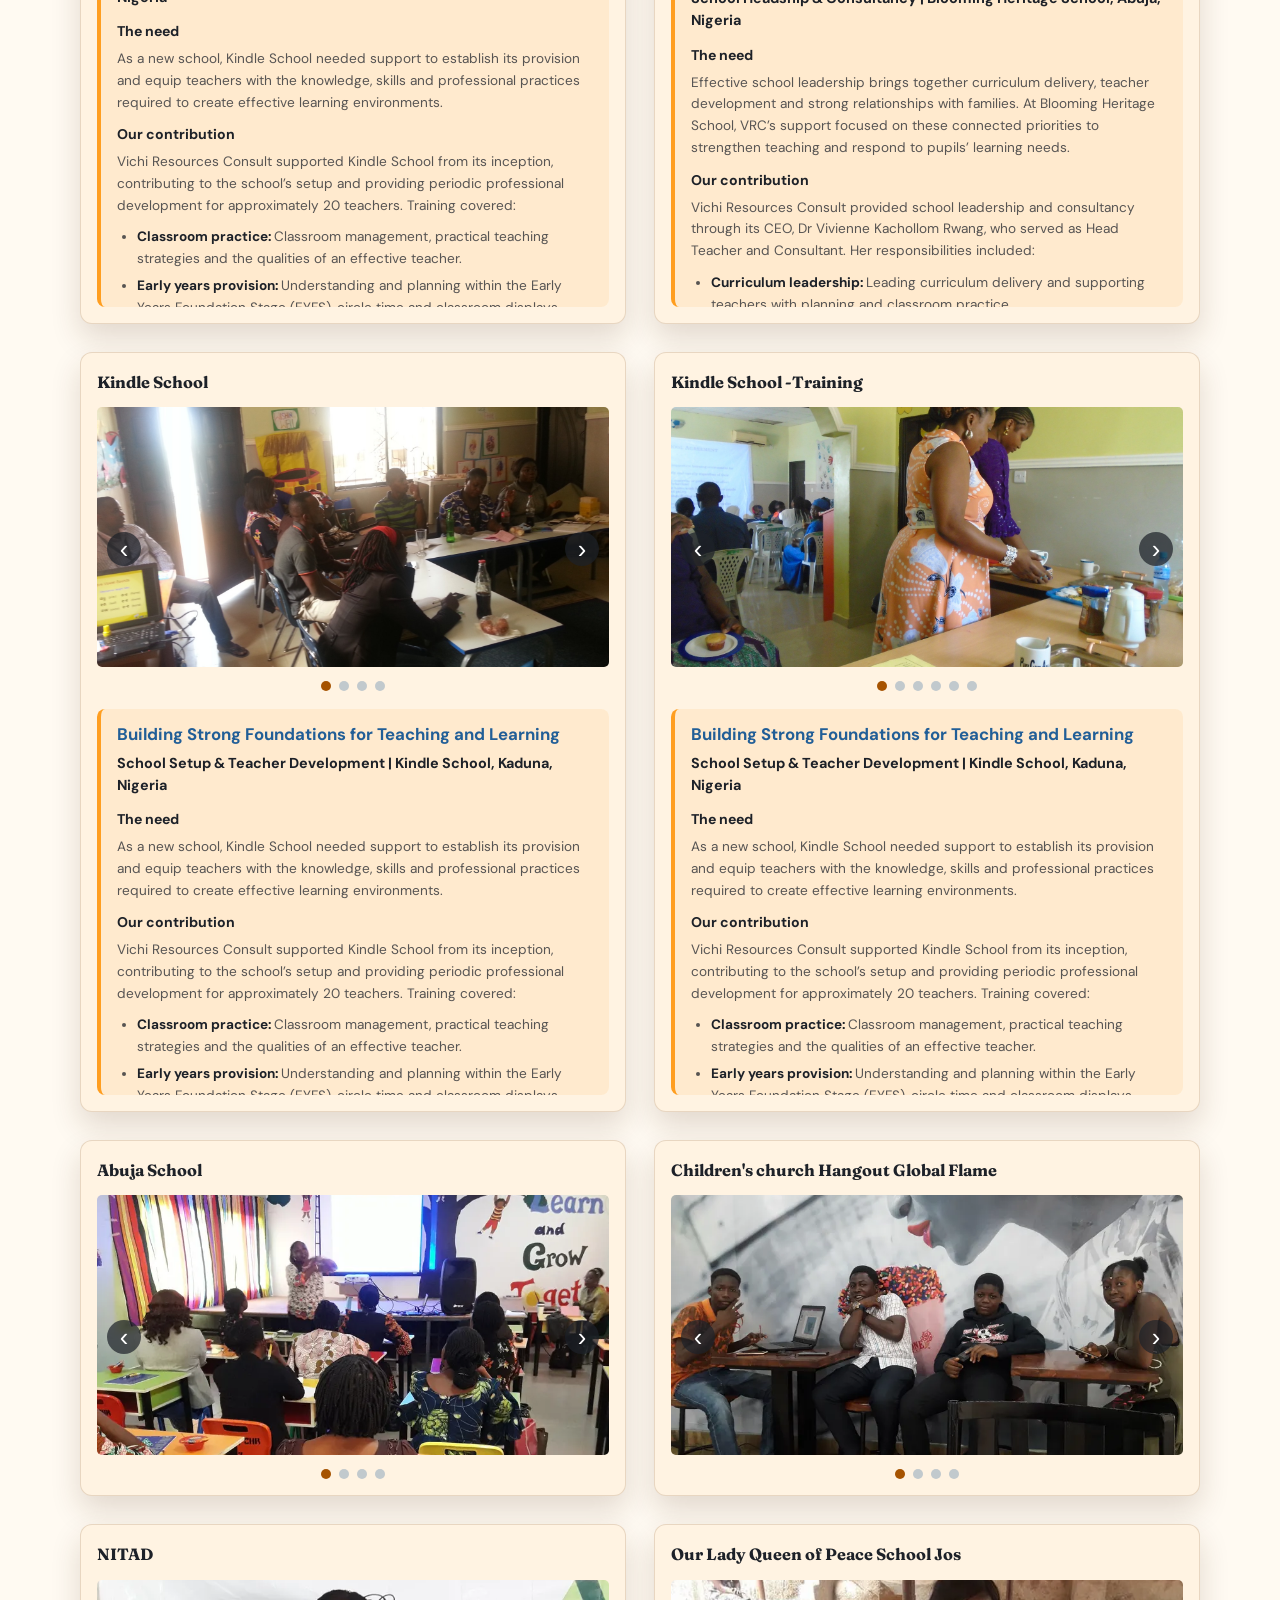
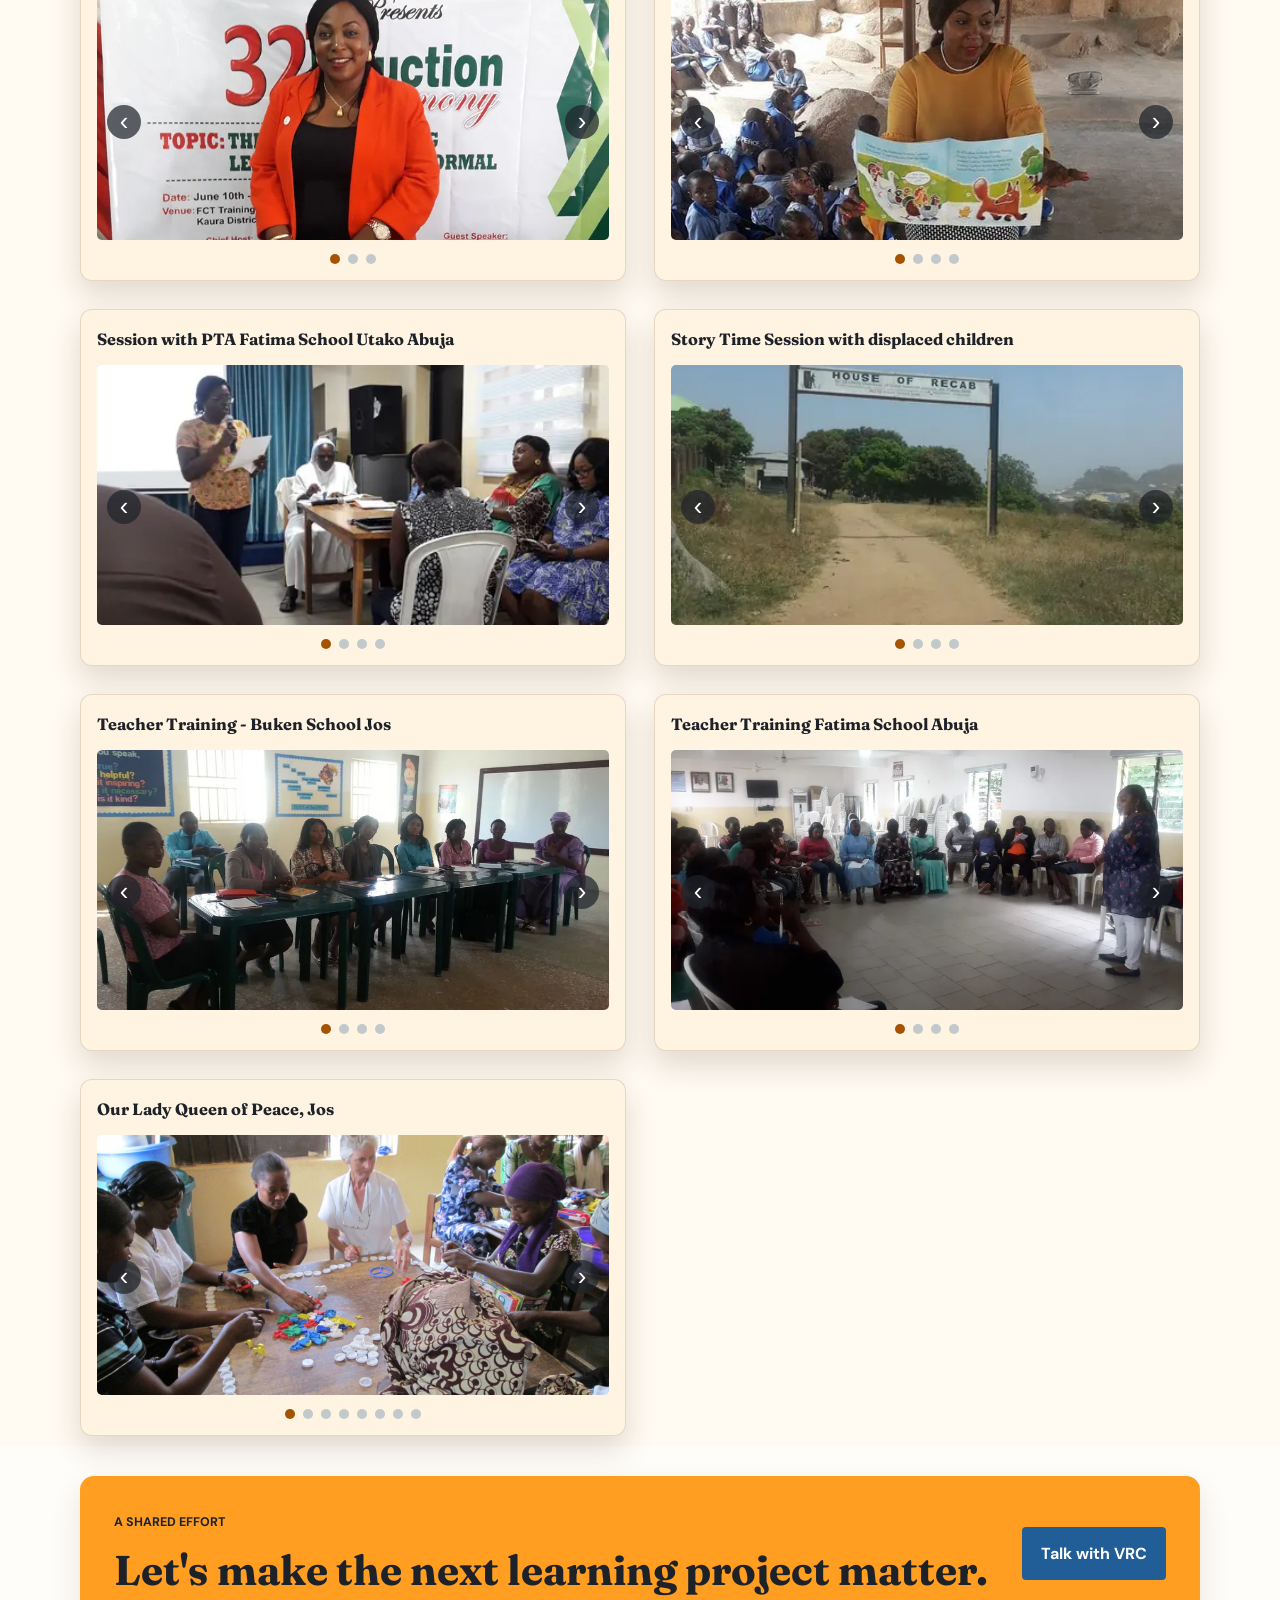
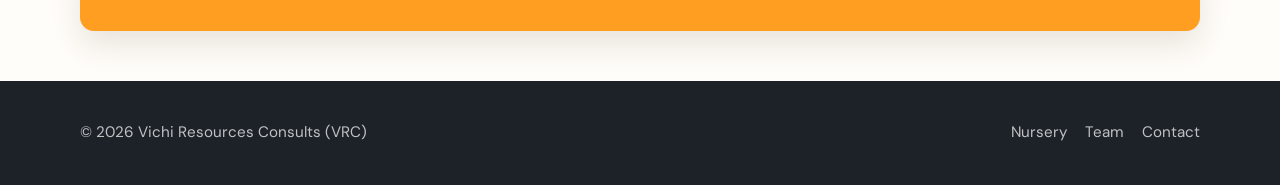
<file: our-work.html>
<!DOCTYPE html>
<html lang="en">
  <head>
    <meta charset="UTF-8" /><meta name="viewport" content="width=device-width, initial-scale=1.0" />
    <title>Our Work | Vichi Resources Consults</title><meta name="description" content="Explore Vichi Resources Consults' teacher training, school, children's and community learning projects." />
    <link rel="preconnect" href="https://fonts.googleapis.com" /><link rel="preconnect" href="https://fonts.gstatic.com" crossorigin /><link href="https://fonts.googleapis.com/css2?family=DM+Sans:wght@400;500;600;700&family=Fraunces:opsz,wght@9..144,500;9..144,600;9..144,700&display=swap" rel="stylesheet" />
    <link rel="icon" type="image/jpeg" href="favicon%20and%20logo/vichi%20resource%20consultation%20logo.jpeg" /><link rel="stylesheet" href="styles.css" />
  </head>
  <body>
    <a class="skip-link" href="#main-content">Skip to content</a>
    <div class="topbar">
        <div class="container topbar-inner">
            <span>Supporting better learning for every child.</span>
            <span>Have a question? <a href="contact.html#contact">Let's talk</a></span>
        </div>
    </div>
    <header class="site-header">
        <div class="container nav">
            <a class="brand" href="index.html" aria-label="Vichi Resources Consult home">
                <img class="brand-logo" src="favicon%20and%20logo/vichi%20resource%20consultation%20logo.jpeg" alt="Vichi Resources Consult" />
            </a>
            <nav class="main-nav" id="site-navigation" aria-label="Main navigation">
                <a href="index.html">Home</a>
                <a href="about.html">About</a><a href="nursery.html">Nursery</a><a href="services.html">Services</a>
                <a href="our-work.html" aria-current="page">Our Work</a>
                <a href="team.html">Team</a>
                <a href="contact.html">Contact</a>
            </nav>
            <button class="menu-toggle" type="button" aria-label="Open navigation" aria-controls="site-navigation" aria-expanded="false">
                <span></span>
                <span></span>
            </button>
            <a class="button button-primary header-cta" href="contact.html#contact">Start a conversation <span aria-hidden="true">↗</span></a>
        </div></header>
    <main id="main-content">
        <section class="page-hero page-hero-plain">
            <div class="container">
                <p class="eyebrow">From the VRC archive</p>
                <h1>Our work, out in the world.</h1>
                <p class="page-lead">A selection of school partnerships, training sessions and community programmes made possible by educators and learners working together.</p>
            </div>
        </section>
        <section class="section company-profile-section">
            <div class="container">
                <div class="section-heading">
                    
                    <p>Explore moments from VRC's programmes and education projects.</p>
                </div>
                <div id="companyProfileGrid" class="company-profile-grid"></div>
            </div>
            </section>
      <section class="section page-cta">
        <div class="container cta-box"><div>
            <p class="eyebrow">A shared effort</p>
            <h2>Let's make the next learning project matter.</h2>
        </div>
        <a class="button button-secondary" id="contact-btn" href="contact.html#contact">Talk with VRC</a>
    </div>
</section>
</main>
    <footer class="site-footer">
        <div class="container footer-inner">
            <p>© 2026 Vichi Resources Consults (VRC)</p>
            <nav aria-label="Footer navigation">
                <a href="nursery.html">Nursery</a>
                <a href="team.html">Team</a>
                <a href="contact.html">Contact</a>
            </nav>
        </div>
    </footer>
    <script src="script.js"></script>
  </body>
</html>
</file>
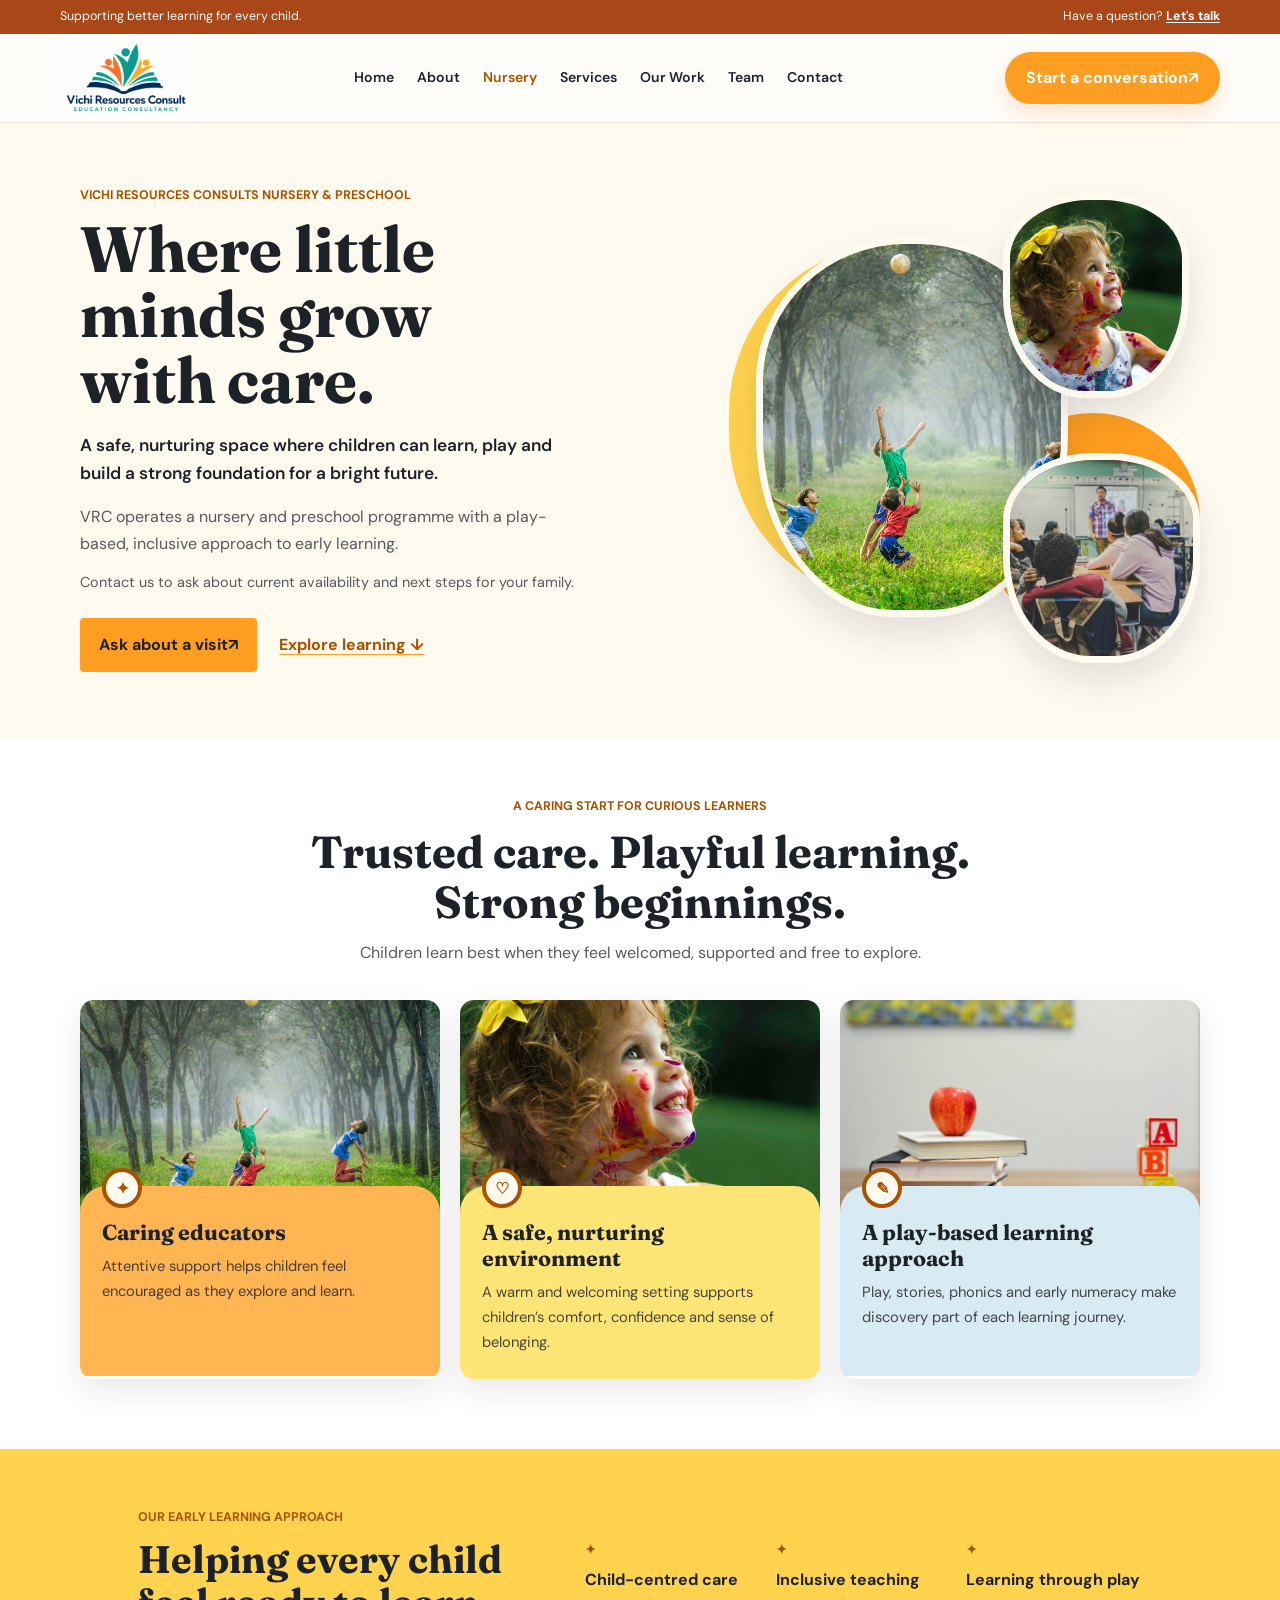
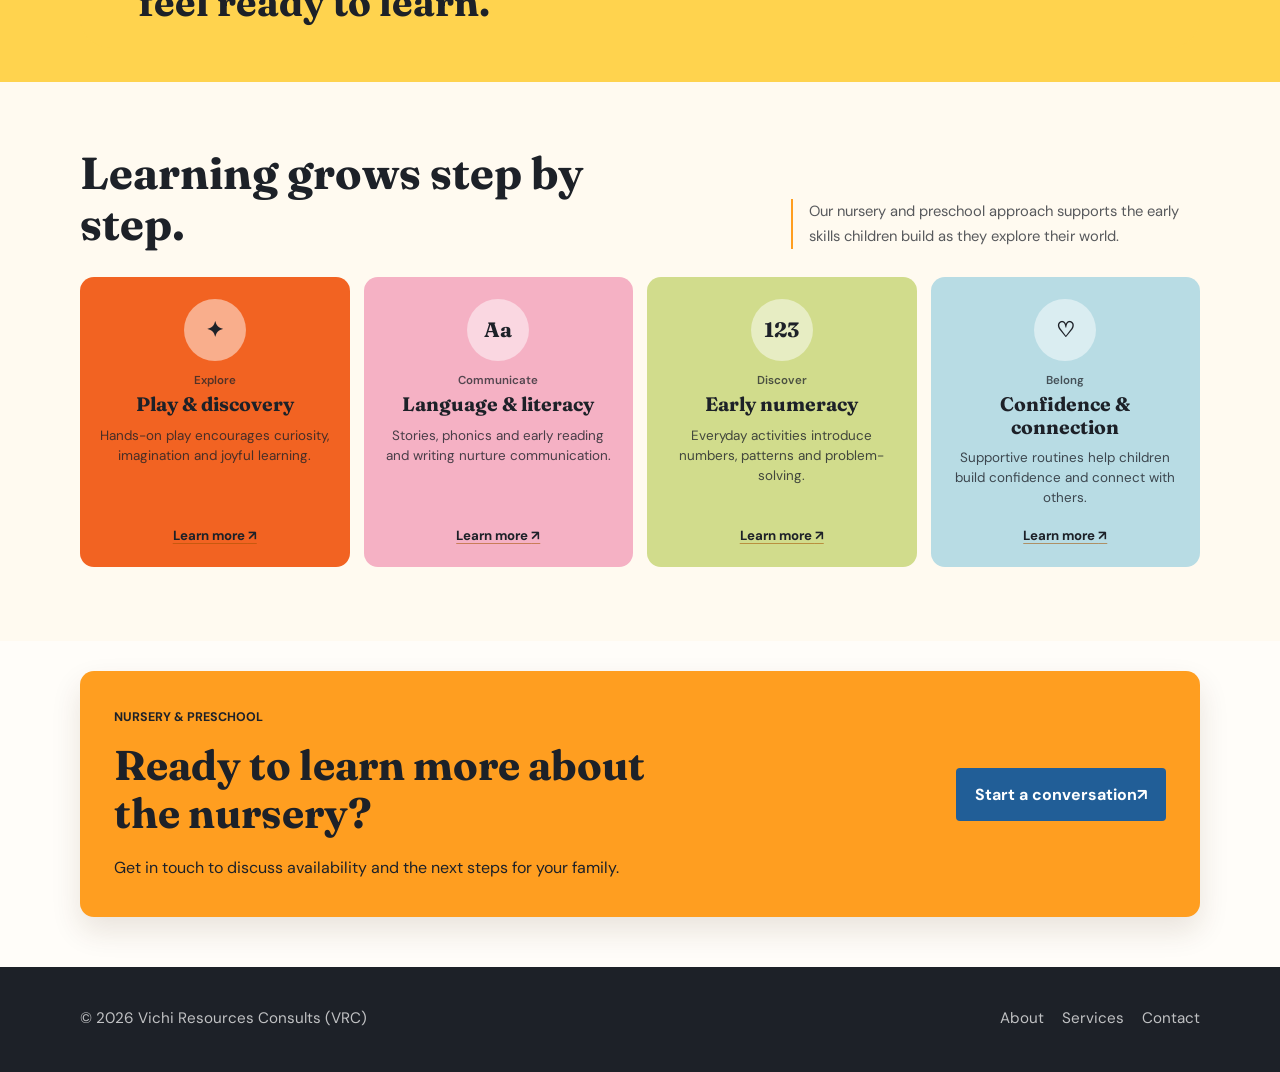
<file: programmes.html>
<!DOCTYPE html>
<html lang="en">
  <head>
    <meta charset="UTF-8" />
    <meta name="viewport" content="width=device-width, initial-scale=1.0" />
    <title>Nursery &amp; Preschool | Vichi Resources Consults</title>
    <meta name="description" content="Discover Vichi Resources Consults' nursery and preschool, with playful, inclusive early learning. Enquire about current availability." />
    <link rel="preconnect" href="https://fonts.googleapis.com" />
    <link rel="preconnect" href="https://fonts.gstatic.com" crossorigin />
    <link href="https://fonts.googleapis.com/css2?family=DM+Sans:wght@400;500;600;700&family=Fraunces:opsz,wght@9..144,500;9..144,600;9..144,700&display=swap" rel="stylesheet" />
    <link rel="icon" type="image/jpeg" href="favicon%20and%20logo/vichi%20resource%20consultation%20logo.jpeg" />
    <link rel="stylesheet" href="styles.css" />
  </head>
  <body>
    <a class="skip-link" href="#main-content">Skip to content</a>
    <div class="topbar">
      <div class="container topbar-inner">
        <span>Supporting better learning for every child.</span>
        <span>Have a question? <a href="contact.html#contact">Let's talk</a></span>
      </div>
    </div>
    <header class="site-header">
        <div class="container nav">
            <a class="brand" href="index.html">
                <img class="brand-logo" src="favicon%20and%20logo/vichi%20resource%20consultation%20logo.jpeg" alt="Vichi Resources Consult" />
            </a>
            <nav class="main-nav" id="site-navigation" aria-label="Main navigation">
                <a href="index.html">Home</a>
                <a href="about.html">About</a>
                <a href="programmes.html" aria-current="page">Nursery</a>
                <a href="services.html">Services</a>
                <a href="our-work.html">Our Work</a>
                <a href="team.html">Team</a>
                <a href="contact.html">Contact</a>
            </nav>
            <button class="menu-toggle" type="button" aria-label="Open navigation" aria-controls="site-navigation" aria-expanded="false">
                <span>

                </span>
                <span></span>
            </button>
            <a class="button button-primary header-cta" href="contact.html#contact">Start a conversation <span aria-hidden="true">↗</span></a>
        </div>
    </header>
    <main id="main-content" class="nursery-page">
      <section class="nursery-hero" id="nursery-preschool">
        <div class="container nursery-hero-grid">
          <div class="nursery-hero-copy">
            <p class="eyebrow">Vichi Resources Consults nursery &amp; preschool</p>
              <h1>Where little minds grow with care.</h1>
              <p class="nursery-hero-lead">A safe, nurturing space where children can learn, play and build a strong foundation for a bright future.</p>
              <p>VRC operates a nursery and preschool programme with a play-based, inclusive approach to early learning.</p>
            <p class="nursery-availability-note">Contact us to ask about current availability and next steps for your family.</p>
            <div class="nursery-hero-actions">
              <a class="button button-primary" href="contact.html#contact">Ask about a visit <span aria-hidden="true">↗</span></a>
              <a class="nursery-text-link" href="#nursery-experience">Explore learning <span aria-hidden="true">↓</span></a>
            </div>
          </div>
          <div class="nursery-hero-collage" aria-label="Children taking part in learning activities">
            <span class="nursery-collage-shape nursery-collage-shape-yellow" aria-hidden="true"></span>
            <span class="nursery-collage-shape nursery-collage-shape-orange" aria-hidden="true"></span>
            <img class="nursery-photo-main" src="stock%20photos/nursery-classroom.jpg" alt="Children playing together outdoors" fetchpriority="high" />
            <img class="nursery-photo-top" src="stock%20photos/nursery-hero.jpg" alt="A young child enjoying a creative activity" loading="lazy" decoding="async" />
            <img class="nursery-photo-bottom" src="stock%20photos/nursery-reading.jpg" alt="A teacher guiding children in a classroom" loading="lazy" decoding="async" />
          </div>
        </div>
      </section>
      <section class="nursery-experience" id="nursery-experience">
        <div class="container">
          <div class="nursery-section-heading">
            <p class="eyebrow">A caring start for curious learners</p>
            <h2>Trusted care. Playful learning. Strong beginnings.</h2>
            <p>Children learn best when they feel welcomed, supported and free to explore.</p>
          </div>
          <div class="nursery-feature-grid">
            <article class="nursery-feature-card nursery-feature-card-orange">
              <img src="stock%20photos/nursery-classroom.jpg" alt="Children playing together outdoors" loading="lazy" decoding="async" />
              <div>
                <span class="nursery-feature-icon" aria-hidden="true">✦</span>
                <h3>Caring educators</h3>
                <p>Attentive support helps children feel encouraged as they explore and learn.</p>
              </div>
            </article>
            <article class="nursery-feature-card nursery-feature-card-yellow">
              <img src="stock%20photos/nursery-hero.jpg" alt="A young child enjoying a creative activity" loading="lazy" decoding="async" />
              <div>
                <span class="nursery-feature-icon" aria-hidden="true">♡</span>
                <h3>A safe, nurturing environment</h3>
                <p>A warm and welcoming setting supports children’s comfort, confidence and sense of belonging.</p>
              </div>
            </article>
            <article class="nursery-feature-card nursery-feature-card-blue">
              <img src="stock%20photos/nursery-play.jpg" alt="Books, pencils and alphabet blocks ready for learning" loading="lazy" decoding="async" />
              <div>
                <span class="nursery-feature-icon" aria-hidden="true">✎</span>
                <h3>A play-based learning approach</h3>
                <p>Play, stories, phonics and early numeracy make discovery part of each learning journey.</p>
              </div>
            </article>
          </div>
        </div>
      </section>
      <section class="nursery-promise">
        <div class="container nursery-promise-inner">
          <div>
            <p class="eyebrow">Our early learning approach</p>
            <h2>Helping every child feel ready to learn.</h2>
          </div>
          <ul>
            <li><span aria-hidden="true">✦</span> Child-centred care</li>
            <li><span aria-hidden="true">✦</span> Inclusive teaching</li>
            <li><span aria-hidden="true">✦</span> Learning through play</li>
          </ul>
        </div>
      </section>
      <section class="nursery-stages" id="nursery-learning">
        <div class="container">
          <div class="nursery-stages-heading">
            <h2>Learning grows step by step.</h2>
            <p>Our nursery and preschool approach supports the early skills children build as they explore their world.</p>
          </div>
          <div class="nursery-stage-grid">
            <article class="nursery-stage-card nursery-stage-card-orange">
              <span class="nursery-stage-icon" aria-hidden="true">✦</span>
              <p class="nursery-stage-label">Explore</p>
              <h3>Play &amp; discovery</h3>
              <p>Hands-on play encourages curiosity, imagination and joyful learning.</p>
              <a href="contact.html#contact">Learn more <span aria-hidden="true">↗</span></a>
            </article>
            <article class="nursery-stage-card nursery-stage-card-pink">
              <span class="nursery-stage-icon" aria-hidden="true">Aa</span>
              <p class="nursery-stage-label">Communicate</p>
              <h3>Language &amp; literacy</h3>
              <p>Stories, phonics and early reading and writing nurture communication.</p>
              <a href="contact.html#contact">Learn more <span aria-hidden="true">↗</span></a>
            </article>
            <article class="nursery-stage-card nursery-stage-card-green">
              <span class="nursery-stage-icon" aria-hidden="true">123</span>
              <p class="nursery-stage-label">Discover</p>
              <h3>Early numeracy</h3>
              <p>Everyday activities introduce numbers, patterns and problem-solving.</p>
              <a href="contact.html#contact">Learn more <span aria-hidden="true">↗</span></a>
            </article>
            <article class="nursery-stage-card nursery-stage-card-blue">
              <span class="nursery-stage-icon" aria-hidden="true">♡</span>
              <p class="nursery-stage-label">Belong</p>
              <h3>Confidence &amp; connection</h3>
              <p>Supportive routines help children build confidence and connect with others.</p>
              <a href="contact.html#contact">Learn more <span aria-hidden="true">↗</span></a>
            </article>
          </div>
        </div>
      </section>
      <section class="section page-cta nursery-cta">
        <div class="container cta-box">
          <div>
            <p class="eyebrow">Nursery &amp; preschool</p>
            <h2>Ready to learn more about the nursery?</h2>
            <p>Get in touch to discuss availability and the next steps for your family.</p>
          </div>
          <a class="button button-secondary" href="contact.html#contact">Start a conversation <span aria-hidden="true">↗</span></a>
        </div>
      </section>
    </main>
    <footer class="site-footer">
      <div class="container footer-inner">
        <p>© 2026 Vichi Resources Consults (VRC)</p>
        <nav aria-label="Footer navigation">
          <a href="about.html">About</a>
          <a href="services.html">Services</a>
          <a href="contact.html">Contact</a>
        </nav>
      </div>
    </footer>
    <script src="script.js"></script>
  </body>
</html>
</file>
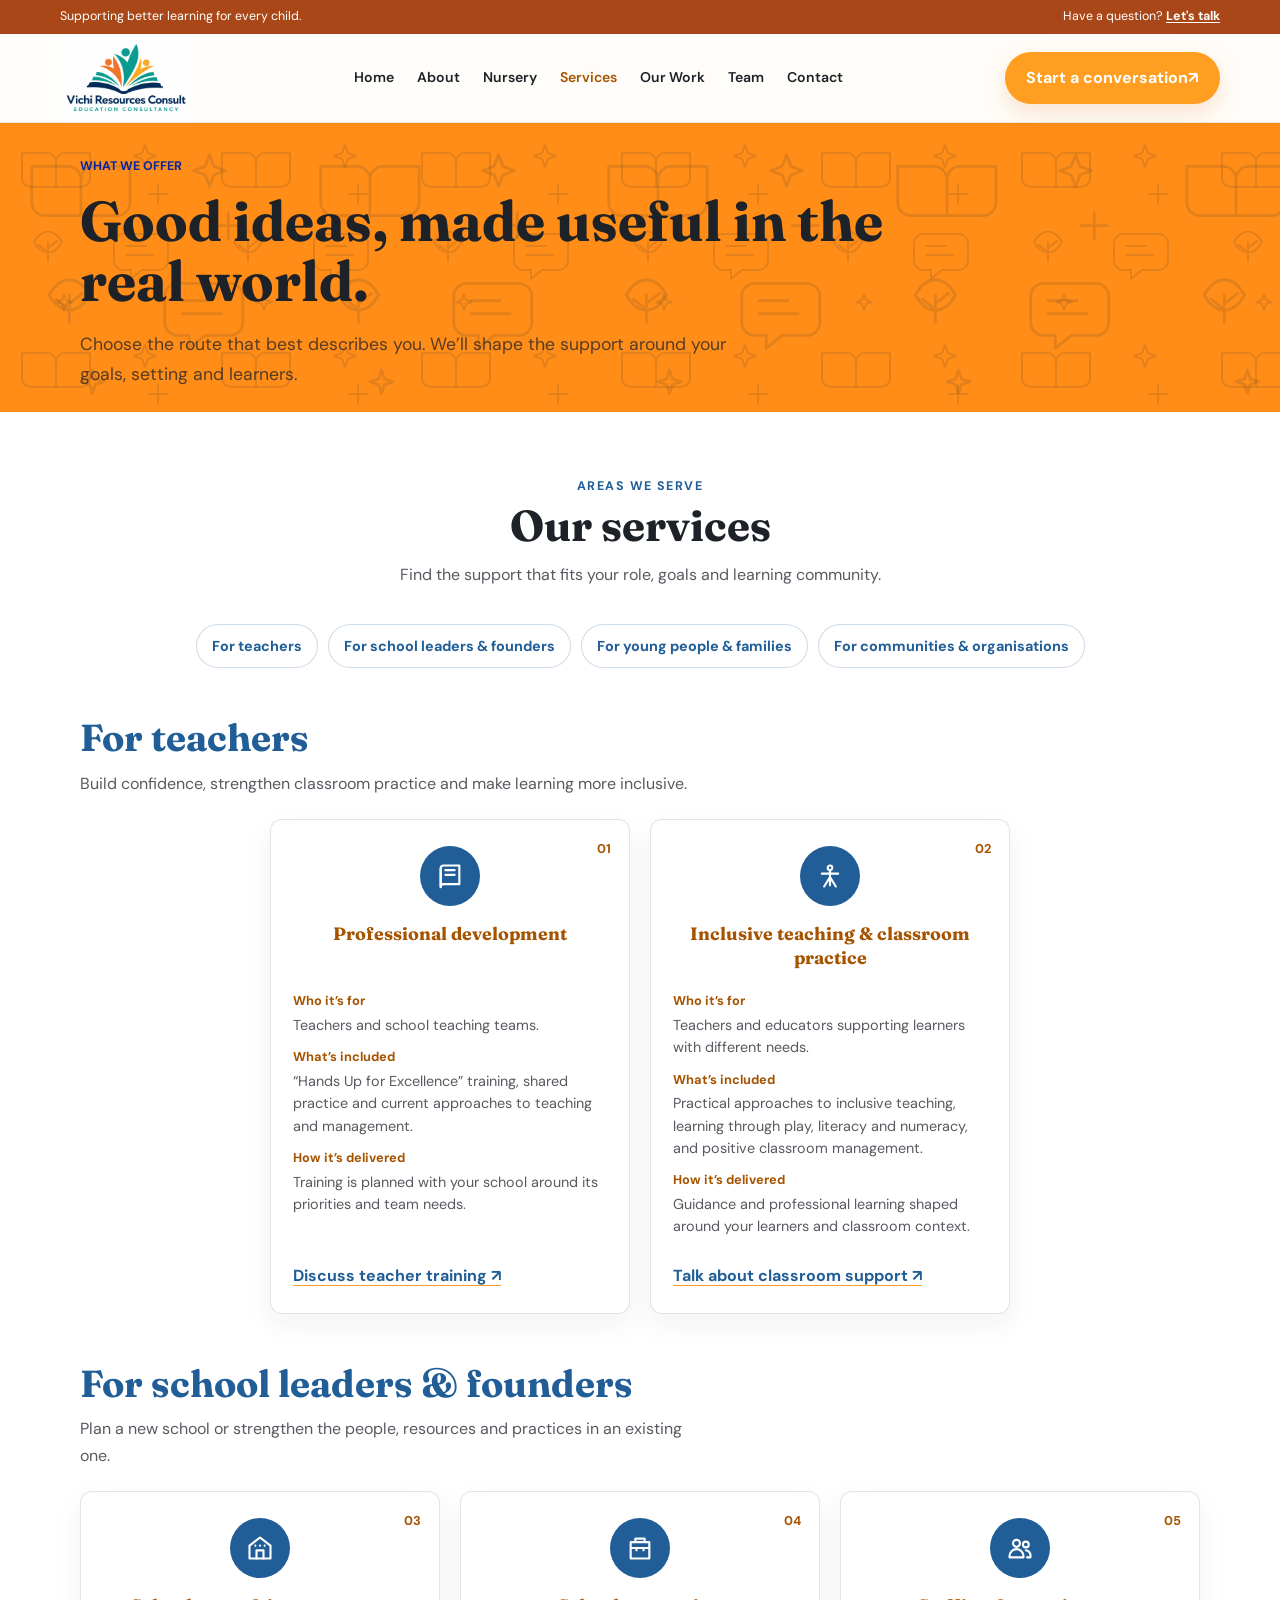
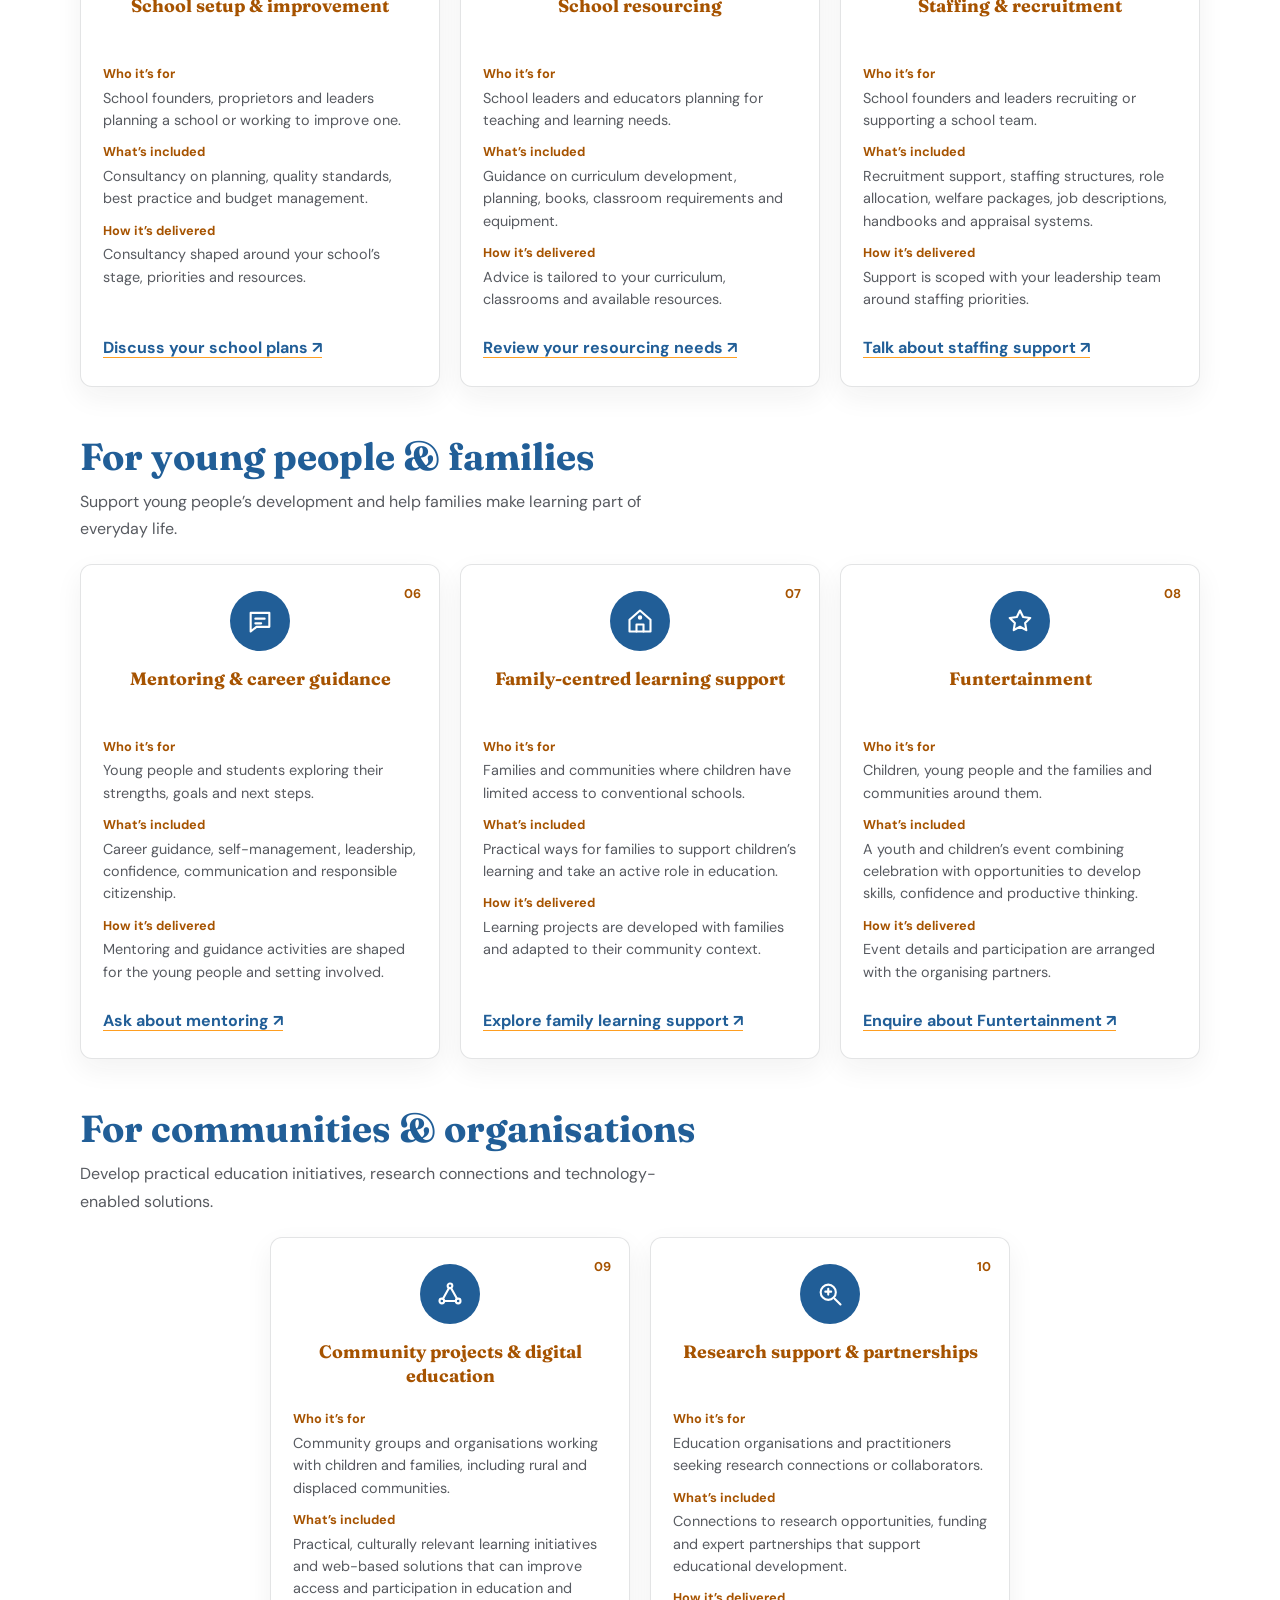
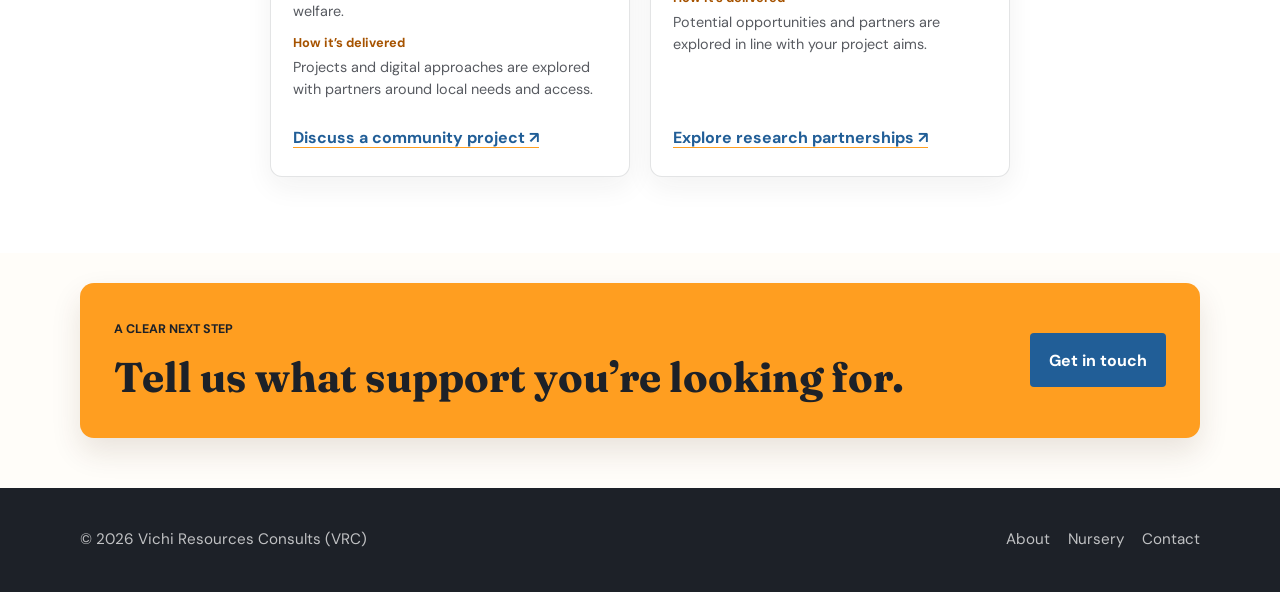
<file: services.html>
<!DOCTYPE html>
<html lang="en">
  <head>
    <meta charset="UTF-8" /><meta name="viewport" content="width=device-width, initial-scale=1.0" />
    <title>Services | Vichi Resources Consults</title>
    <meta name="description" content="Teacher development, inclusive teaching, school setup and improvement, learning support, community education projects and research partnerships from VRC." />
    <link rel="preconnect" href="https://fonts.googleapis.com" />
    <link rel="preconnect" href="https://fonts.gstatic.com" crossorigin />
    <link href="https://fonts.googleapis.com/css2?family=DM+Sans:wght@400;500;600;700&family=Fraunces:opsz,wght@9..144,500;9..144,600;9..144,700&display=swap" rel="stylesheet" />
    <link rel="icon" type="image/jpeg" href="favicon%20and%20logo/vichi%20resource%20consultation%20logo.jpeg" />
    <link rel="stylesheet" href="styles.css" />
  </head>
  <body>
    <a class="skip-link" href="#main-content">Skip to content</a>
    <div class="topbar">
      <div class="container topbar-inner">
        <span>Supporting better learning for every child.</span>
        <span>Have a question? <a href="contact.html#contact">Let's talk</a></span>
      </div>
    </div>
    <header class="site-header">
      <div class="container nav">
        <a class="brand" href="index.html">
          <img class="brand-logo" src="favicon%20and%20logo/vichi%20resource%20consultation%20logo.jpeg" alt="Vichi Resources Consult" />
        </a>
        <nav class="main-nav" id="site-navigation" aria-label="Main navigation">
          <a href="index.html">Home</a>
          <a href="about.html">About</a>
          <a href="nursery.html">Nursery</a>
          <a href="services.html" aria-current="page">Services</a>
          <a href="our-work.html">Our Work</a>
          <a href="team.html">Team</a>
          <a href="contact.html">Contact</a>
        </nav>
        <button class="menu-toggle" type="button" aria-label="Open navigation" aria-controls="site-navigation" aria-expanded="false">
          <span></span>
          <span></span>
        </button>
        <a class="button button-primary header-cta" href="contact.html#contact">Start a conversation <span aria-hidden="true">↗</span></a>
      </div>
    </header>
    <main id="main-content">
      <section class="page-hero page-hero-plain">
        <div class="container">
          <p class="eyebrow">What we offer</p>
          <h1>Good ideas, made useful in the real world.</h1>
          <p class="page-lead">Choose the route that best describes you. We’ll shape the support around your goals, setting and learners.</p>
        </div>
      </section>
      <section class="section services-section">
        <div class="container">
          <svg class="service-icon-library" xmlns="http://www.w3.org/2000/svg" aria-hidden="true" focusable="false">
            <symbol id="service-icon-training" viewBox="0 0 24 24"><path d="M4 5.5A2.5 2.5 0 0 1 6.5 3H20v16H6.5A2.5 2.5 0 0 0 4 21.5z"/><path d="M4 5.5v16M8 7h8m-8 4h8"/></symbol>
            <symbol id="service-icon-inclusive" viewBox="0 0 24 24"><circle cx="12" cy="5" r="2"/><path d="M5 10h14M12 7v13m-5 1 5-8 5 8"/></symbol>
            <symbol id="service-icon-school" viewBox="0 0 24 24"><path d="m3 10 9-7 9 7v11H3z"/><path d="M9 21v-7h6v7M8 10h.01M12 10h.01M16 10h.01"/></symbol>
            <symbol id="service-icon-resourcing" viewBox="0 0 24 24"><path d="M4 7h16v14H4zM8 7V4h8v3M4 12h16m-11 0v2m6-2v2"/></symbol>
            <symbol id="service-icon-staffing" viewBox="0 0 24 24"><circle cx="9" cy="8" r="3"/><path d="M3 20v-1a6 6 0 0 1 12 0v1z"/><circle cx="17" cy="9" r="2.5"/><path d="M17 14a5 5 0 0 1 4 5v1h-3"/></symbol>
            <symbol id="service-icon-mentoring" viewBox="0 0 24 24"><path d="M4 5h16v12H9l-5 4z"/><path d="M8 10h8m-8 4h5"/></symbol>
            <symbol id="service-icon-family" viewBox="0 0 24 24"><path d="m3 11 9-8 9 8v10H3z"/><path d="M9 21v-6h6v6"/><circle cx="12" cy="9" r="1"/></symbol>
            <symbol id="service-icon-event" viewBox="0 0 24 24"><path d="m12 3 2.7 5.5 6.1.9-4.4 4.3 1 6.1-5.4-2.9-5.4 2.9 1-6.1-4.4-4.3 6.1-.9z"/></symbol>
            <symbol id="service-icon-community" viewBox="0 0 24 24"><circle cx="12" cy="5" r="2"/><circle cx="5" cy="18" r="2"/><circle cx="19" cy="18" r="2"/><path d="m11 7-5 9m7-9 5 9M7 18h10"/></symbol>
            <symbol id="service-icon-research" viewBox="0 0 24 24"><circle cx="10.5" cy="10.5" r="6.5"/><path d="m16 16 5 5m-13-11h5m-2.5-2.5v5"/></symbol>
          </svg>
          <div class="services-section-heading">
            <p class="eyebrow">Areas we serve</p>
            <h2>Our services</h2>
            <p>Find the support that fits your role, goals and learning community.</p>
          </div>
          <nav class="services-routes" aria-label="Choose a service route">
            <a href="#for-teachers">For teachers</a>
            <a href="#for-school-leaders">For school leaders &amp; founders</a>
            <a href="#for-young-people">For young people &amp; families</a>
            <a href="#for-communities">For communities &amp; organisations</a>
          </nav>
          <section class="service-route" id="for-teachers">
            <div class="service-route-heading">
              <h2>For teachers</h2>
              <p>Build confidence, strengthen classroom practice and make learning more inclusive.</p>
            </div>
            <div class="services-grid">
              <article class="service-card">
                <span class="service-number">01</span>
                <span class="service-icon-badge"><svg class="service-icon" aria-hidden="true" focusable="false"><use href="#service-icon-training"></use></svg></span>
                <h3>Professional development</h3>
                <dl class="service-details">
                  <div><dt>Who it’s for</dt><dd>Teachers and school teaching teams.</dd></div>
                  <div><dt>What’s included</dt><dd>“Hands Up for Excellence” training, shared practice and current approaches to teaching and management.</dd></div>
                  <div><dt>How it’s delivered</dt><dd>Training is planned with your school around its priorities and team needs.</dd></div>
                </dl>
                <a class="text-link" href="contact.html#contact">Discuss teacher training <span aria-hidden="true">↗</span></a>
              </article>
              <article class="service-card">
                <span class="service-number">02</span>
                <span class="service-icon-badge"><svg class="service-icon" aria-hidden="true" focusable="false"><use href="#service-icon-inclusive"></use></svg></span>
                <h3>Inclusive teaching &amp; classroom practice</h3>
                <dl class="service-details">
                  <div><dt>Who it’s for</dt><dd>Teachers and educators supporting learners with different needs.</dd></div>
                  <div><dt>What’s included</dt><dd>Practical approaches to inclusive teaching, learning through play, literacy and numeracy, and positive classroom management.</dd></div>
                  <div><dt>How it’s delivered</dt><dd>Guidance and professional learning shaped around your learners and classroom context.</dd></div>
                </dl>
                <a class="text-link" href="contact.html#contact">Talk about classroom support <span aria-hidden="true">↗</span></a>
              </article>
            </div>
          </section>
          <section class="service-route" id="for-school-leaders">
            <div class="service-route-heading">
              <h2>For school leaders &amp; founders</h2>
              <p>Plan a new school or strengthen the people, resources and practices in an existing one.</p>
            </div>
            <div class="services-grid">
              <article class="service-card">
                <span class="service-number">03</span>
                <span class="service-icon-badge"><svg class="service-icon" aria-hidden="true" focusable="false"><use href="#service-icon-school"></use></svg></span>
                <h3>School setup &amp; improvement</h3>
                <dl class="service-details">
                  <div><dt>Who it’s for</dt><dd>School founders, proprietors and leaders planning a school or working to improve one.</dd></div>
                  <div><dt>What’s included</dt><dd>Consultancy on planning, quality standards, best practice and budget management.</dd></div>
                  <div><dt>How it’s delivered</dt><dd>Consultancy shaped around your school’s stage, priorities and resources.</dd></div>
                </dl>
                <a class="text-link" href="contact.html#contact">Discuss your school plans <span aria-hidden="true">↗</span></a>
              </article>
              <article class="service-card">
                <span class="service-number">04</span>
                <span class="service-icon-badge"><svg class="service-icon" aria-hidden="true" focusable="false"><use href="#service-icon-resourcing"></use></svg></span>
                <h3>School resourcing</h3>
                <dl class="service-details">
                  <div><dt>Who it’s for</dt><dd>School leaders and educators planning for teaching and learning needs.</dd></div>
                  <div><dt>What’s included</dt><dd>Guidance on curriculum development, planning, books, classroom requirements and equipment.</dd></div>
                  <div><dt>How it’s delivered</dt><dd>Advice is tailored to your curriculum, classrooms and available resources.</dd></div>
                </dl>
                <a class="text-link" href="contact.html#contact">Review your resourcing needs <span aria-hidden="true">↗</span></a>
              </article>
              <article class="service-card">
                <span class="service-number">05</span>
                <span class="service-icon-badge"><svg class="service-icon" aria-hidden="true" focusable="false"><use href="#service-icon-staffing"></use></svg></span>
                <h3>Staffing &amp; recruitment</h3>
                <dl class="service-details">
                  <div><dt>Who it’s for</dt><dd>School founders and leaders recruiting or supporting a school team.</dd></div>
                  <div><dt>What’s included</dt><dd>Recruitment support, staffing structures, role allocation, welfare packages, job descriptions, handbooks and appraisal systems.</dd></div>
                  <div><dt>How it’s delivered</dt><dd>Support is scoped with your leadership team around staffing priorities.</dd></div>
                </dl>
                <a class="text-link" href="contact.html#contact">Talk about staffing support <span aria-hidden="true">↗</span></a>
              </article>
            </div>
          </section>
          <section class="service-route" id="for-young-people">
            <div class="service-route-heading">
              <h2>For young people &amp; families</h2>
              <p>Support young people’s development and help families make learning part of everyday life.</p>
            </div>
            <div class="services-grid">
              <article class="service-card">
                <span class="service-number">06</span>
                <span class="service-icon-badge"><svg class="service-icon" aria-hidden="true" focusable="false"><use href="#service-icon-mentoring"></use></svg></span>
                <h3>Mentoring &amp; career guidance</h3>
                <dl class="service-details">
                  <div><dt>Who it’s for</dt><dd>Young people and students exploring their strengths, goals and next steps.</dd></div>
                  <div><dt>What’s included</dt><dd>Career guidance, self-management, leadership, confidence, communication and responsible citizenship.</dd></div>
                  <div><dt>How it’s delivered</dt><dd>Mentoring and guidance activities are shaped for the young people and setting involved.</dd></div>
                </dl>
                <a class="text-link" href="contact.html#contact">Ask about mentoring <span aria-hidden="true">↗</span></a>
              </article>
              <article class="service-card">
                <span class="service-number">07</span>
                <span class="service-icon-badge"><svg class="service-icon" aria-hidden="true" focusable="false"><use href="#service-icon-family"></use></svg></span>
                <h3>Family-centred learning support</h3>
                <dl class="service-details">
                  <div><dt>Who it’s for</dt><dd>Families and communities where children have limited access to conventional schools.</dd></div>
                  <div><dt>What’s included</dt><dd>Practical ways for families to support children’s learning and take an active role in education.</dd></div>
                  <div><dt>How it’s delivered</dt><dd>Learning projects are developed with families and adapted to their community context.</dd></div>
                </dl>
                <a class="text-link" href="contact.html#contact">Explore family learning support <span aria-hidden="true">↗</span></a>
              </article>
              <article class="service-card">
                <span class="service-number">08</span>
                <span class="service-icon-badge"><svg class="service-icon" aria-hidden="true" focusable="false"><use href="#service-icon-event"></use></svg></span>
                <h3>Funtertainment</h3>
                <dl class="service-details">
                  <div><dt>Who it’s for</dt><dd>Children, young people and the families and communities around them.</dd></div>
                  <div><dt>What’s included</dt><dd>A youth and children’s event combining celebration with opportunities to develop skills, confidence and productive thinking.</dd></div>
                  <div><dt>How it’s delivered</dt><dd>Event details and participation are arranged with the organising partners.</dd></div>
                </dl>
                <a class="text-link" href="contact.html#contact">Enquire about Funtertainment <span aria-hidden="true">↗</span></a>
              </article>
            </div>
          </section>
          <section class="service-route" id="for-communities">
            <div class="service-route-heading">
              <h2>For communities &amp; organisations</h2>
              <p>Develop practical education initiatives, research connections and technology-enabled solutions.</p>
            </div>
            <div class="services-grid">
              <article class="service-card">
                <span class="service-number">09</span>
                <span class="service-icon-badge"><svg class="service-icon" aria-hidden="true" focusable="false"><use href="#service-icon-community"></use></svg></span>
                <h3>Community projects &amp; digital education</h3>
                <dl class="service-details">
                  <div><dt>Who it’s for</dt><dd>Community groups and organisations working with children and families, including rural and displaced communities.</dd></div>
                  <div><dt>What’s included</dt><dd>Practical, culturally relevant learning initiatives and web-based solutions that can improve access and participation in education and welfare.</dd></div>
                  <div><dt>How it’s delivered</dt><dd>Projects and digital approaches are explored with partners around local needs and access.</dd></div>
                </dl>
                <a class="text-link" href="contact.html#contact">Discuss a community project <span aria-hidden="true">↗</span></a>
              </article>
              <article class="service-card">
                <span class="service-number">10</span>
                <span class="service-icon-badge"><svg class="service-icon" aria-hidden="true" focusable="false"><use href="#service-icon-research"></use></svg></span>
                <h3>Research support &amp; partnerships</h3>
                <dl class="service-details">
                  <div><dt>Who it’s for</dt><dd>Education organisations and practitioners seeking research connections or collaborators.</dd></div>
                  <div><dt>What’s included</dt><dd>Connections to research opportunities, funding and expert partnerships that support educational development.</dd></div>
                  <div><dt>How it’s delivered</dt><dd>Potential opportunities and partners are explored in line with your project aims.</dd></div>
                </dl>
                <a class="text-link" href="contact.html#contact">Explore research partnerships <span aria-hidden="true">↗</span></a>
              </article>
            </div>
          </section>
        </div>
      </section>
      <section class="section page-cta"><div class="container cta-box">
        <div>
          <p class="eyebrow">A clear next step</p>
          <h2>Tell us what support you’re looking for.</h2>
        </div>
        <a class="button button-secondary" id="contact-btn" href="contact.html#contact">Get in touch</a>
      </div>
    </section>
  </main>
    <footer class="site-footer">
      <div class="container footer-inner">
        <p>© 2026 Vichi Resources Consults (VRC)</p>
        <nav aria-label="Footer navigation">
          <a href="about.html">About</a>
          <a href="nursery.html">Nursery</a>
          <a href="contact.html">Contact</a>
        </nav>
      </div>
    </footer><script src="script.js"></script>
  </body>
</html>
</file>
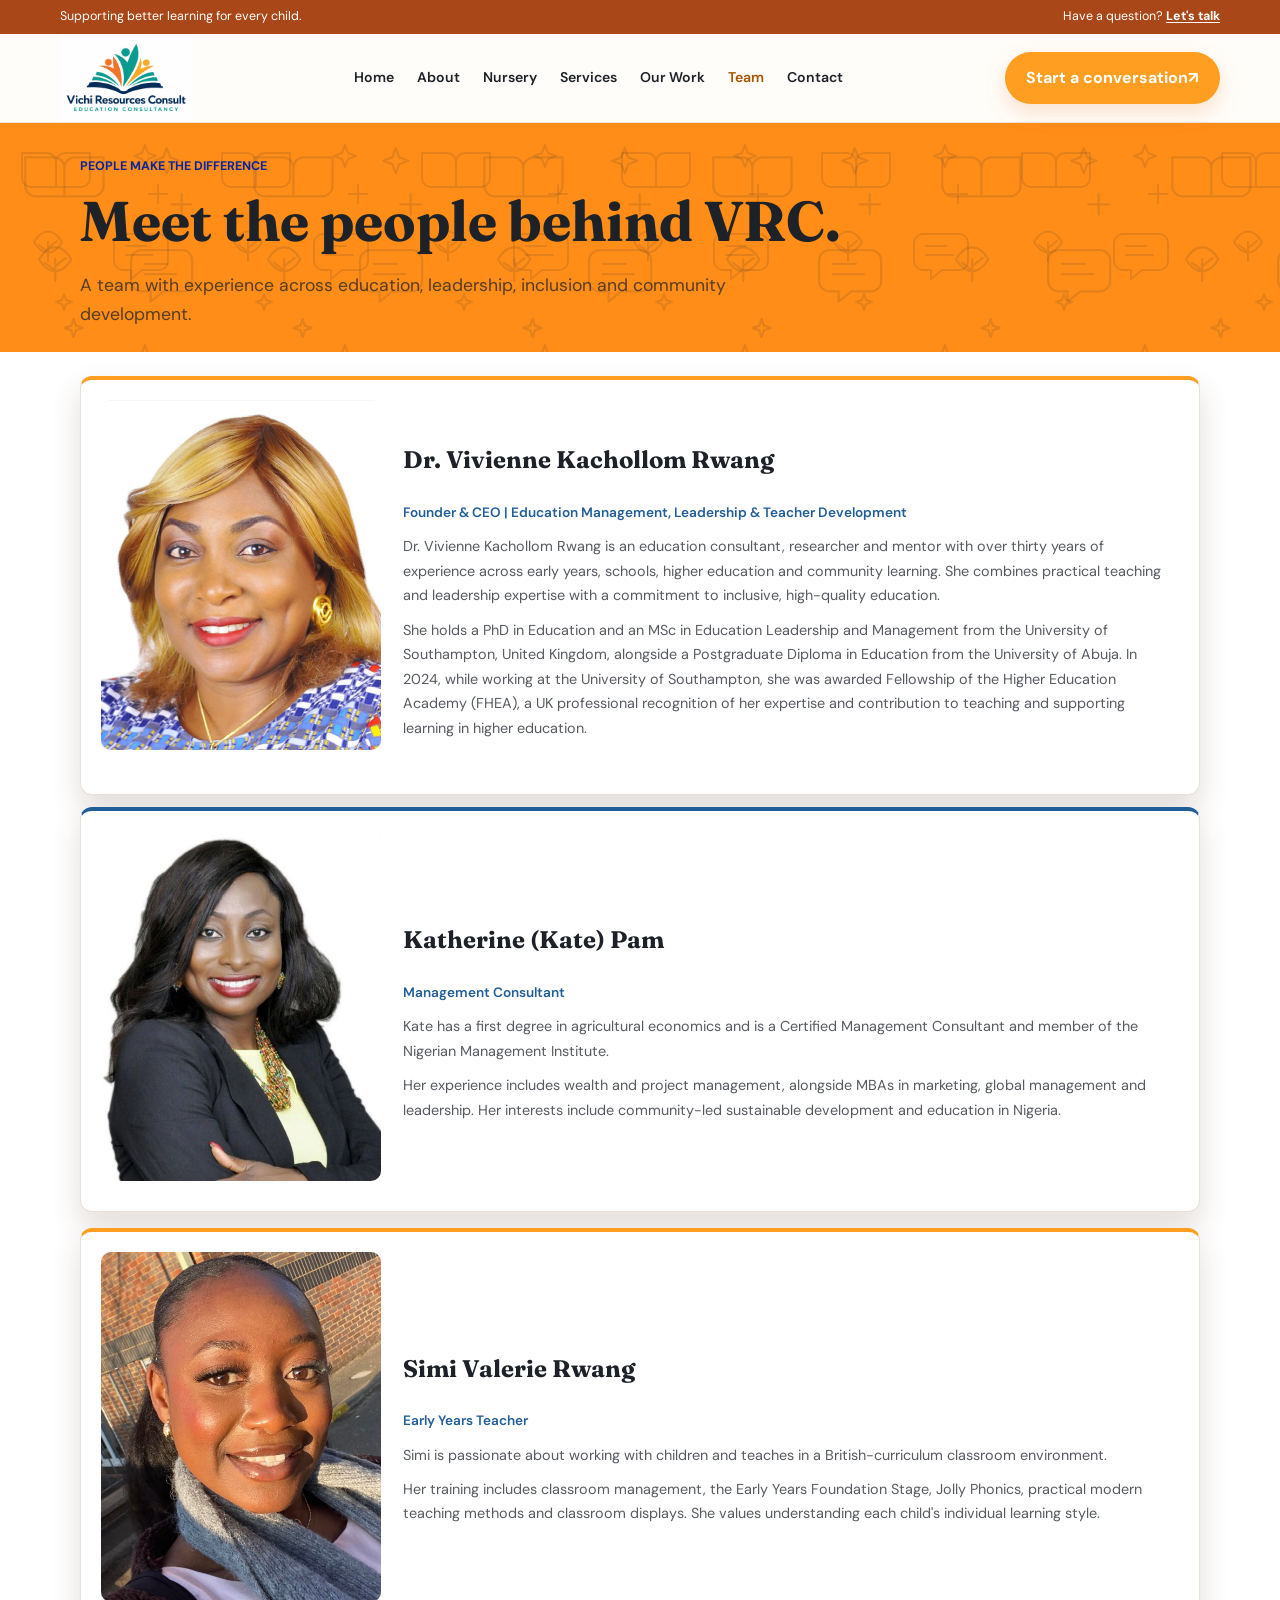
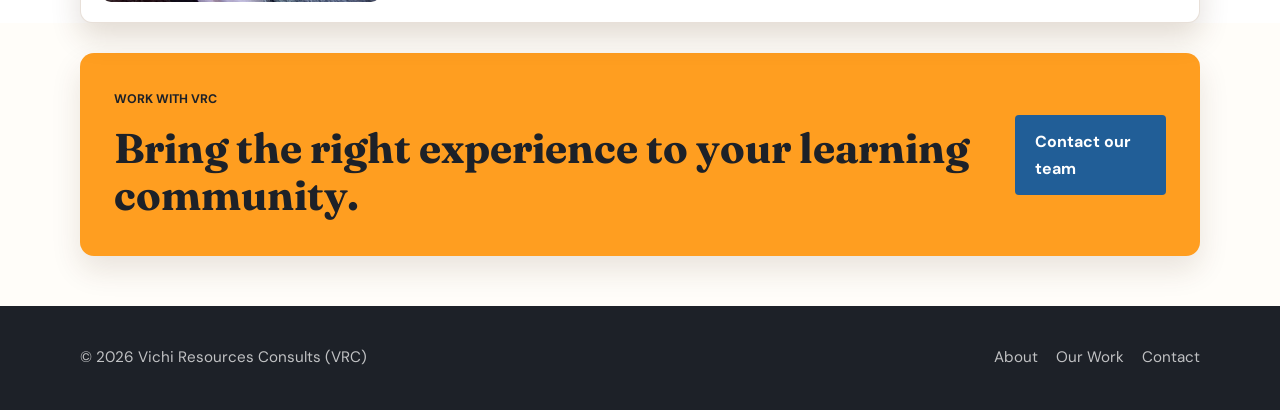
<file: team.html>
<!DOCTYPE html>
<html lang="en">
  <head>
    <meta charset="UTF-8" /><meta name="viewport" content="width=device-width, initial-scale=1.0" />
    <title>Our Team | Vichi Resources Consults</title>
    <meta name="description" content="Meet the education, leadership, special educational needs and community specialists at Vichi Resources Consults." />
    <link rel="preconnect" href="https://fonts.googleapis.com" />
    <link rel="preconnect" href="https://fonts.gstatic.com" crossorigin />
    <link href="https://fonts.googleapis.com/css2?family=DM+Sans:wght@400;500;600;700&family=Fraunces:opsz,wght@9..144,500;9..144,600;9..144,700&display=swap" rel="stylesheet" />
    <link rel="icon" type="image/jpeg" href="favicon%20and%20logo/vichi%20resource%20consultation%20logo.jpeg" />
    <link rel="stylesheet" href="styles.css" />
  </head>
  <body>
    <a class="skip-link" href="#main-content">Skip to content</a>
    <div class="topbar">
      <div class="container topbar-inner">
        <span>Supporting better learning for every child.</span>
        <span>Have a question? <a href="contact.html#contact">Let's talk</a></span>
      </div>
    </div>
    <header class="site-header"><div class="container nav">
      <a class="brand" href="index.html">
        <img class="brand-logo" src="favicon%20and%20logo/vichi%20resource%20consultation%20logo.jpeg" alt="Vichi Resources Consult" />
      </a>
      <nav class="main-nav" id="site-navigation" aria-label="Main navigation">
        <a href="index.html">Home</a>
        <a href="about.html">About</a>
        <a href="nursery.html">Nursery</a>
        <a href="services.html">Services</a>
        <a href="our-work.html">Our Work</a>
        <a href="team.html" aria-current="page">Team</a>
        <a href="contact.html">Contact</a>
      </nav>
      <button class="menu-toggle" type="button" aria-label="Open navigation" aria-controls="site-navigation" aria-expanded="false">
        <span></span><span></span>
      </button>
      <a class="button button-primary header-cta" href="contact.html#contact">Start a conversation <span aria-hidden="true">↗</span></a>
    </div>
  </header>
    <main id="main-content">
      <section class="page-hero page-hero-plain">
        <div class="container">
          <p class="eyebrow">People make the difference</p>
          <h1>Meet the people behind VRC.</h1>
          <p class="page-lead">A team with experience across education, leadership, inclusion and community development.</p>
        </div>
      </section>
      <section class="section team-section">
        <div class="container">
          <div class="team-grid team-page-grid">
            <article class="team-card team-profile-card team-profile-card-vivienne">
              <img class="team-photo" src="Team photos/Vivienne Kachollom Rwang.png" alt="Vivienne Kachollom Rwang" loading="lazy" decoding="async" />
              <div class="team-content">
                <h2>Dr. Vivienne Kachollom Rwang</h2>
                <p class="role">Founder &amp; CEO | Education Management, Leadership &amp; Teacher Development</p>
                <div class="team-bio">
                  <p>Dr. Vivienne Kachollom Rwang is an education consultant, researcher and mentor with over thirty years of experience across early years, schools, higher education and community learning. She combines practical teaching and leadership expertise with a commitment to inclusive, high-quality education.</p>
                  <p>She holds a PhD in Education and an MSc in Education Leadership and Management from the University of Southampton, United Kingdom, alongside a Postgraduate Diploma in Education from the University of Abuja. In 2024, while working at the University of Southampton, she was awarded Fellowship of the Higher Education Academy (FHEA), a UK professional recognition of her expertise and contribution to teaching and supporting learning in higher education.</p>
                  <p>Her experience includes serving as a headteacher, Teaching Fellow at the University of Southampton and Consultant Lecturer at IFSA London. She has organised and facilitated Continuing Professional Development (CPD) programmes locally and internationally, supporting teachers, school leaders and education professionals to strengthen their practice. Her expertise also spans school establishment and improvement, curriculum and assessment design, educational leadership and mentoring.</p>
                  <p>Vivienne’s doctoral research examined basic education provision for internally displaced children in Nigeria. Her wider research and collaborative work address inclusion, student voice and educational inequality, informing her approach to supporting educators and communities.</p>
                  <p>Her achievements include winning Southampton’s doctoral research poster showcase in 2022 and receiving the Vice Chancellor Award, student awards for pastoral support and approachability in 2023. In 2025, she received a Certificate of Honour from the Gbong Gwom Jos, the traditional ruler of her ethnic community, in recognition of her service.</p>
                  <p>Through Vichi Resources Consult, she brings together research, professional experience and a belief in people’s capacity to grow, lead and create lasting educational change. This is driven by her passion for people and learning, and commitment to inclusion and transformation.</p>
                </div>
              </div>
            </article>
            <article class="team-card team-profile-card">
              <img class="team-photo" src="Team photos/Katherine (Kate) Pam.png" alt="Katherine (Kate) Pam" loading="lazy" decoding="async" />
              <div class="team-content">
                <h2>Katherine (Kate) Pam</h2>
                <p class="role">Management Consultant</p>
                <div class="team-bio">
                  <p>Kate has a first degree in agricultural economics and is a Certified Management Consultant and member of the Nigerian Management Institute.</p>
                  <p>Her experience includes wealth and project management, alongside MBAs in marketing, global management and leadership. Her interests include community-led sustainable development and education in Nigeria.</p>
                </div>
              </div>
            </article>
            <article class="team-card team-profile-card">
              <img class="team-photo" src="Team photos/Simi Valerie Rwang.jpg" alt="Simi Valerie Rwang" loading="lazy" decoding="async" />
              <div class="team-content">
                <h2>Simi Valerie Rwang</h2>
                <p class="role">Early Years Teacher</p>
                <div class="team-bio">
                  <p>Simi is passionate about working with children and teaches in a British-curriculum classroom environment.</p>
                  <p>Her training includes classroom management, the Early Years Foundation Stage, Jolly Phonics, practical modern teaching methods and classroom displays. She values understanding each child's individual learning style.</p>
                </div>
              </div>
            </article>
          </div>
        </div>
      </section>
      <section class="section page-cta">
        <div class="container cta-box">
          <div>
            <p class="eyebrow">Work with VRC</p>
            <h2>Bring the right experience to your learning community.</h2>
          </div>
          <a class="button button-secondary" id="contact-btn" href="contact.html#contact">Contact our team</a>
        </div>
      </section>
    </main>
    <footer class="site-footer">
      <div class="container footer-inner">
        <p>© 2026 Vichi Resources Consults (VRC)</p>
        <nav aria-label="Footer navigation">
          <a href="about.html">About</a>
          <a href="our-work.html">Our Work</a>
          <a href="contact.html">Contact</a>
        </nav>
      </div>
    </footer>
    <script src="script.js"></script>
  </body>
</html>
</file>
<file: styles.css>
:root {
  --bg: rgb(255 129 0 / 90%);
  --surface: #fff3e2;
  --surface-alt: #ffedd4;
  --primary: #a65300;
  --primary-dark: #1d2128;
  --secondary: #e34b3f;
  --accent: #ffd34e;
  --blue: #215e97;
  --orange: #ff9e20;
  --text: #1d2128;
  --muted: rgba(29, 33, 40, 0.74);
  --border: rgba(112, 66, 20, 0.16);
  --shadow: 0 14px 30px rgba(74, 43, 16, 0.16);
  --doodle-pattern: url("data:image/svg+xml,%3Csvg xmlns='http://www.w3.org/2000/svg' viewBox='0 0 200 200' fill='none' stroke='%231D2128' stroke-width='2' stroke-linecap='round' stroke-linejoin='round' opacity='.12'%3E%3Cpath d='M22 30h25a9 9 0 0 1 9 9v25H31a9 9 0 0 1-9-9zM56 39a9 9 0 0 1 9-9h25v25a9 9 0 0 1-9 9H56zM56 39v25'/%3E%3Cpath d='m145 22 3 8 8 3-8 3-3 8-3-8-8-3 8-3zM34 119c8-14 20-14 28 0-8 14-20 14-28 0zM48 119v19m0-9-9-7m9 3 9-7'/%3E%3Cpath d='M123 111h36a9 9 0 0 1 9 9v18a9 9 0 0 1-9 9h-17l-11 9v-9h-8a9 9 0 0 1-9-9v-18a9 9 0 0 1 9-9zM126 123h20m-20 9h27'/%3E%3Cpath d='m64 171 2 6 6 2-6 2-2 6-2-6-6-2 6-2zM158 62v18m-9-9h18'/%3E%3C/svg%3E");
  --radius: 8px;
}

* {
  box-sizing: border-box;
}

html {
  scroll-behavior: smooth;
}

body {
  margin: 0;
  font-family: "DM Sans", sans-serif;
  background: var(--bg);
  color: var(--text);
  line-height: 1.7;
}

main {
  background-color: var(--bg);
  background-image: var(--doodle-pattern);
  background-repeat: repeat;
  background-size: 200px 200px;
}

img {
  max-width: 100%;
  display: block;
}

ul {
  padding-left: 1.2rem;
}

a {
  color: inherit;
  text-decoration: none;
}

.container {
  width: min(1120px, calc(100% - 32px));
  margin: 0 auto;
}

.section {
  padding: 50px 0;
}

.eyebrow {
  text-transform: uppercase;
  letter-spacing: 0;
  font-size: 0.75rem;
  font-weight: 700;
  color: var(--primary);
  margin: 0 0 14px;
}

.head-area {
  text-transform: uppercase;
  letter-spacing: 0;
  font-size: 0.75rem;
  font-weight: 700;
  color: var(--primary-dark);
  margin: 0 0 14px;
}

.section-heading {
  max-width: 760px;
  margin-bottom: 42px;
}

.section-heading h2,
.mission-grid h2,
.hero-copy h1,
.cta-box h2 {
  margin: 0;
  line-height: 1.15;
  letter-spacing: -0.04em;
}

.section-heading h2,
.mission-grid h2,
.cta-box h2 {
  font-size: clamp(2rem, 4vw, 3rem);
}

.site-header {
  position: sticky;
  top: 0;
  z-index: 20;
  backdrop-filter: blur(12px);
  background: rgba(244, 242, 242, 0.9);
  border-bottom: 1px solid var(--border);
}

.nav {
  display: flex;
  align-items: center;
  justify-content: space-between;
  gap: 20px;
  min-height: 78px;
}

.brand {
  display: flex;
  align-items: center;
  gap: 14px;
}

.brand-logo {
  width: 120px;
  height: 120px;
  object-fit: contain;
  /* border-radius: 16px; */
  /* background: rgba(255, 255, 255, 0.8); */
  /* border: 1px solid rgba(23, 43, 77, 0.08); */
  /* box-shadow: var(--shadow); */
}

.brand-name {
  display: block;
  font-weight: 800;
}

.brand small {
  color: var(--muted);
  display: block;
  letter-spacing: 0.02em;
}

.main-nav {
  display: flex;
  align-items: center;
  gap: 28px;
  color: var(--muted);
  font-weight: 500;
}

.main-nav a {
  transition: color 0.2s ease;
}

.main-nav a:hover {
  color: var(--primary);
}

.button {
  display: inline-flex;
  align-items: center;
  justify-content: center;
  padding: 0.9rem 1.5rem;
  border-radius: 999px;
  font-weight: 700;
  border: none;
  cursor: pointer;
  transition: transform 0.2s ease, box-shadow 0.2s ease;
}

.button:hover {
  transform: translateY(-1px);
}

.button-primary {
  background: var(--blue);
  color: var(--primary-dark);
  box-shadow: 0 18px 30px rgba(29, 33, 40, 0.12);
}

.button-secondary {
  background-color: var(--primary);
  color: #fff;
}

#contact-btn {
  background: var(--blue);
  color: #fff;
}

.hero {
  padding: 82px 0 60px;
}

.hero-grid {
  display: grid;
  grid-template-columns: 1.2fr 0.8fr;
  gap: 56px;
  align-items: center;
}

.hero-copy h1 {
  font-size: clamp(2.8rem, 5vw, 5rem);
  max-width: 680px;
}

.lead {
  max-width: 620px;
  color: var(--muted);
  font-size: 1.08rem;
  margin-top: 18px;
}

.hero-actions {
  display: flex;
  gap: 18px;
  margin-top: 28px;
  flex-wrap: wrap;
}

.hero-points {
  list-style: none;
  display: flex;
  flex-wrap: wrap;
  gap: 18px 24px;
  padding: 0;
  margin: 32px 0 0;
  color: var(--text);
  font-weight: 600;
}

.hero-points li {
  position: relative;
  padding-left: 24px;
}

.hero-points li::before {
  content: "";
  position: absolute;
  left: 0;
  top: 10px;
  width: 10px;
  height: 10px;
  border-radius: 50%;
  background: linear-gradient(135deg, var(--accent), var(--orange));
}

.hero-card {
  display: flex;
  justify-content: center;
}

.card-panel {
  width: min(100%, 460px);
  background: linear-gradient(135deg, var(--primary), var(--primary-dark));
  border: 1px solid rgba(255,255,255,0.2);
  border-radius: 32px;
  padding: 30px 17px;
  box-shadow: var(--shadow);
  color: white;
}

.panel-label {
  display: inline-block;
  padding: 0.45rem 0.75rem;
  border-radius: 999px;
  background: rgba(255, 255, 255, 0.14);
  color: var(--accent);
  font-size: 0.72rem;
  font-weight: 700;
  margin-bottom: 18px;
}

.card-panel h2 {
  margin: 0;
  font-size: clamp(1.6rem, 2.5vw, 2.2rem);
  line-height: 1.25;
  letter-spacing: -0.04em;
}

.mini-stats {
  display: grid;
  grid-template-columns: repeat(3, minmax(0, 1fr));
  gap: 9px;
  margin-top: 28px;
}

.mini-stats div {
  background: rgba(255, 255, 255, 0.08);
  border: 1px solid rgba(255, 255, 255, 0.12);
  border-radius: 18px;
  padding: 16px 12px;
}

.mini-stats strong,
.mini-stats span {
  display: block;
  color: rgb(248, 244, 244)
}

.mini-stats strong {
  font-size: 1rem;
  margin-bottom: 6px;
}

.mini-stats span {
  color: rgba(255, 255, 255, 0.82);
  font-size: 0.8rem;
  line-height: 1.5;
}

.intro {
  background: rgba(255, 255, 255, 0.45);
}

.about-grid {
  display: grid;
  grid-template-columns: 1fr 1fr;
  gap: 36px;
  align-items: start;
}

.about-copy {
  color: var(--muted);
  font-size: 1.05rem;
}

.focus-boxes {
  display: grid;
  gap: 18px;
}

.focus-item {
  display: flex;
  align-items: flex-start;
  gap: 16px;
  background: var(--surface);
  border: 1px solid var(--border);
  border-radius: 18px;
  padding: 20px 18px;
  box-shadow: 0 10px 25px rgba(29, 33, 40, 0.03);
}

.icon {
  width: 40px;
  height: 40px;
  border-radius: 12px;
  display: grid;
  place-items: center;
  background: rgba(255, 158, 32, 0.16);
  color: var(--primary);
  font-weight: 800;
  flex-shrink: 0;
}

.focus-item h3 {
  margin: 0 0 6px;
}

.focus-item p {
  margin: 0;
  color: var(--muted);
}

.accent {
  background: var(--primary);
  color: var(--primary-dark);
}

.mission-grid {
  display: grid;
  grid-template-columns: 0.9fr 1.1fr;
  gap: 52px;
  align-items: center;
}

.mission-list {
  display: grid;
  gap: 22px;
}

.mission-list div {
  background: rgba(255,255,255,0.08);
  border: 1px solid rgba(255,255,255,0.18);
  border-radius: 22px;
  padding: 28px 24px;
}

.mission-list h3 {
  margin-top: 0;
  margin-bottom: 6px;
  font-size: 1.2rem;
}

.mission-list p {
  margin-bottom: 0;
  color: rgba(255,255,255,0.82);
}

.programme-grid {
  display: grid;
  grid-template-columns: repeat(3, minmax(0, 1fr));
  gap: 24px;
}

.services-section {
  background: rgba(255,255,255,0.38);
  padding: 39px 0;
}

.services-intro {
  max-width: 940px;
  margin: 0 0 30px;
  color: var(--muted);
  font-size: 1.04rem;
}

.services-grid {
  display: grid;
  grid-template-columns: repeat(3, minmax(0, 1fr));
  gap: 24px;
}

.services-routes {
  display: flex;
  flex-wrap: wrap;
  gap: 10px;
  margin-bottom: 52px;
}

.services-routes a {
  padding: 9px 15px;
  border: 1px solid var(--border);
  border-radius: 999px;
  background: var(--surface);
  color: var(--primary);
  font-size: 0.9rem;
  font-weight: 700;
}

.services-routes a:hover {
  background: var(--accent);
}

.service-route {
  margin-top: 58px;
  scroll-margin-top: 110px;
}

.service-route-heading {
  max-width: 700px;
  margin-bottom: 26px;
}

.service-route-heading .eyebrow {
  margin-bottom: 8px;
}

.service-route-heading h2 {
  margin: 0;
  font-size: clamp(1.8rem, 3vw, 2.35rem);
  line-height: 1.15;
}

.service-route-heading > p:last-child {
  margin: 10px 0 0;
  color: var(--muted);
}

.service-card {
  background: var(--surface);
  border: 1px solid var(--border);
  border-radius: var(--radius);
  box-shadow: 0 20px 35px rgba(29, 33, 40, 0.04);
  padding: 28px 22px;
  transition: transform 0.2s ease, box-shadow 0.2s ease;
}

.service-card:hover {
  transform: translateY(-4px);
  box-shadow: 0 26px 40px rgba(29, 33, 40, 0.08);
}

.service-card h3 {
  margin: 0 0 12px;
  font-size: 1.2rem;
  line-height: 1.35;
  color: var(--text);
}

.service-card p {
  margin: 0;
  color: var(--muted);
}

.service-details {
  display: grid;
  gap: 12px;
  margin: 18px 0;
}

.service-details div {
  display: grid;
  gap: 2px;
}

.service-details dt {
  color: var(--text);
  font-size: 0.84rem;
  font-weight: 700;
}

.service-details dd {
  margin: 0;
  color: var(--muted);
  font-size: 0.92rem;
}

.service-card > .text-link {
  display: inline-block;
  margin-top: 4px;
  font-weight: 700;
}

.availability-status {
  display: inline-block;
  margin: 12px 0;
  padding: 5px 10px;
  border: 1px solid rgba(33, 94, 151, 0.2);
  border-radius: 999px;
  background: rgba(33, 94, 151, 0.08);
  color: var(--text);
  font-size: 0.85rem;
}

.programme-card {
  background: rgba(255,255,255,0.9);
  border: 1px solid var(--border);
  border-radius: var(--radius);
  box-shadow: 0 20px 35px rgba(29, 33, 40, 0.04);
  padding: 26px 22px;
}

.tag {
  display: inline-flex;
  margin-bottom: 18px;
  background: rgba(33, 94, 151, 0.08);
  color: var(--primary);
  font-weight: 700;
  border-radius: 999px;
  padding: 0.5rem 0.8rem;
}

.programme-card ul {
  margin: 0;
  color: var(--muted);
}

.programme-card li + li {
  margin-top: 0.6rem;
}

.team-section {
  background: rgba(255,255,255,0.5);
  padding: initial;
}

.team-grid {
  display: grid;
  grid-template-columns: repeat(5, minmax(0, 1fr));
  gap: 22px;
}

.team-card {
  background: var(--surface);
  border-radius: 22px;
  padding: 18px 16px 16px;
  border: 1px solid var(--border);
  box-shadow: 0 20px 35px rgba(29, 33, 40, 0.04);
  display: flex;
  flex-direction: column;
  min-height: 100%;
}

.team-content {
  display: flex;
  flex: 1;
  flex-direction: column;
}

.team-photo {
  width: 100%;
  height: 220px;
  object-fit: cover;
  border-radius: 16px;
  display: block;
  margin-bottom: 14px;
  background: linear-gradient(135deg, rgba(33, 94, 151, 0.08), rgba(255, 158, 32, 0.12));
}

.team-section .team-photo {
  height: 280px;
  object-fit: contain;
}

.team-card h3 {
  margin: 0 0 8px;
  font-size: 1rem;
  line-height: 1.35;
}

.role {
  margin: 0 0 10px;
  color: var(--primary);
  font-weight: 600;
  font-size: 0.85rem;
}

.team-bio {
  max-height: 220px;
  overflow-y: auto;
  padding-right: 6px;
  color: var(--muted);
  font-size: 0.82rem;
  line-height: 1.7;
}

.team-card .text-link {
  margin-top: auto;
  padding-top: 12px;
}

.team-bio p {
  margin: 0 0 10px;
}

.team-bio p:last-child {
  margin-bottom: 0;
}

.team-bio::-webkit-scrollbar {
  width: 6px;
}

.team-bio::-webkit-scrollbar-thumb {
  background: rgba(33, 94, 151, 0.35);
  border-radius: 999px;
}

.company-profile-section {
  background: rgba(255, 255, 255, 0.4);
  padding: 10px;
}

.company-profile-grid {
  display: grid;
  grid-template-columns: repeat(2, minmax(0, 1fr));
  gap: 28px;
}

.profile-carousel-card {
  display: flex;
  flex-direction: column;
  height: 760px;
  background: var(--surface);
  border: 1px solid var(--border);
  border-radius: 22px;
  padding: 18px 16px 16px;
  box-shadow: 0 20px 35px rgba(29, 33, 40, 0.04);
}

.profile-carousel-card.carousel-only {
  height: auto;
}

.profile-carousel-card h3 {
  margin: 0 0 14px;
  font-size: 1.02rem;
  line-height: 1.4;
  color: var(--text);
}

.case-study-placeholder {
  flex: 1;
  min-height: 0;
  overflow-y: auto;
  margin-top: 18px;
  padding: 14px 16px;
  border-left: 4px solid var(--orange);
  border-radius: 8px;
  background: rgba(255, 158, 32, 0.1);
}

.case-study-placeholder h4 {
  margin: 0 0 12px;
  color: var(--blue);
  font-size: 1.05rem;
  line-height: 1.4;
}

.case-study-subtitle {
  margin: -6px 0 12px;
  color: var(--text);
  font-size: 0.9rem;
  line-height: 1.5;
}

.case-study-placeholder p {
  margin: 0 0 10px;
  color: var(--muted);
  font-size: 0.85rem;
  line-height: 1.6;
}

.case-study-section h5 {
  margin: 0 0 4px;
  color: var(--text);
  font-size: 0.88rem;
}

.case-study-section + .case-study-section {
  margin-top: 10px;
}

.case-study-placeholder ul {
  margin: 0 0 10px;
  padding-left: 20px;
  color: var(--muted);
  font-size: 0.85rem;
  line-height: 1.6;
}

.case-study-placeholder li + li {
  margin-top: 5px;
}

.case-study-placeholder strong {
  color: var(--text);
}

.case-study-placeholder blockquote {
  margin: 0;
  padding-left: 14px;
  border-left: 2px solid rgba(33, 94, 151, 0.3);
}

.case-study-placeholder blockquote p:last-child {
  margin-bottom: 0;
}

.carousel {
  position: relative;
}

.carousel-track {
  position: relative;
  min-height: 260px;
}

.carousel-slide {
  position: absolute;
  inset: 0;
  opacity: 0;
  transition: opacity 0.35s ease;
  pointer-events: none;
}

.carousel-slide.active {
  opacity: 1;
  pointer-events: auto;
}

.carousel-slide img {
  width: 100%;
  height: 260px;
  object-fit: cover;
  border-radius: 16px;
  display: block;
}

.carousel-btn {
  position: absolute;
  top: 50%;
  transform: translateY(-50%);
  width: 34px;
  height: 34px;
  border: none;
  border-radius: 50%;
  background: rgba(29, 33, 40, 0.7);
  color: white;
  font-size: 1.6rem;
  line-height: 1;
  cursor: pointer;
  z-index: 2;
}

.carousel-btn.prev {
  left: 10px;
}

.carousel-btn.next {
  right: 10px;
}

.carousel-dots {
  display: flex;
  justify-content: center;
  gap: 8px;
  margin-top: 14px;
}

.carousel-dot {
  width: 10px;
  height: 10px;
  border-radius: 50%;
  border: none;
  background: rgba(33, 94, 151, 0.28);
  cursor: pointer;
  padding: 0;
}

.carousel-dot.active {
  background: var(--primary);
}

.home-showcase-carousel {
  position: relative;
  background: var(--surface);
  border: 1px solid var(--border);
  border-radius: 24px;
  overflow: hidden;
  box-shadow: 0 20px 45px rgba(29, 33, 40, 0.08);
}

.home-showcase-viewport {
  position: relative;
  min-height: 540px;
}

.home-showcase-track {
  position: relative;
  min-height: 540px;
}

.home-showcase-slide {
  position: absolute;
  inset: 0;
  opacity: 0;
  transition: opacity 0.35s ease;
  pointer-events: none;
}

.home-showcase-slide.active {
  opacity: 1;
  pointer-events: auto;
}

.home-showcase-slide img {
  width: 100%;
  height: 540px;
  display: block;
  object-fit: cover;
}

.home-showcase-caption {
  position: absolute;
  left: 24px;
  bottom: 22px;
  background: rgba(29, 33, 40, 0.62);
  color: white;
  padding: 10px 14px;
  border-radius: 999px;
  font-size: 0.82rem;
  letter-spacing: 0.04em;
  text-transform: uppercase;
  backdrop-filter: blur(6px);
}

.home-showcase-btn {
  position: absolute;
  top: 50%;
  transform: translateY(-50%);
  width: 42px;
  height: 42px;
  border: none;
  border-radius: 50%;
  background: rgba(29, 33, 40, 0.76);
  color: white;
  font-size: 1.8rem;
  line-height: 1;
  cursor: pointer;
  z-index: 2;
}

.home-showcase-btn.prev {
  left: 16px;
}

.home-showcase-btn.next {
  right: 16px;
}

.home-showcase-dots {
  display: flex;
  justify-content: center;
  gap: 9px;
  padding: 14px 0 18px;
  background: rgba(255, 255, 255, 0.5);
}

.home-showcase-dot {
  width: 11px;
  height: 11px;
  border-radius: 50%;
  border: none;
  background: rgba(29, 33, 40, 0.25);
  cursor: pointer;
  padding: 0;
}

.home-showcase-dot.active {
  background: var(--primary);
}

.brochure-section {
  padding-top: 24px;
}

.brochure-card {
  display: grid;
  grid-template-columns: minmax(0, 0.8fr) minmax(0, 1.2fr);
  align-items: center;
  gap: clamp(24px, 5vw, 64px);
  padding: clamp(22px, 4vw, 44px);
  border: 1px solid var(--border);
  border-radius: 20px;
  background: var(--surface);
  box-shadow: var(--shadow);
}

.brochure-cover-link {
  display: block;
  max-width: 380px;
  margin: 0 auto;
  border-radius: 10px;
  overflow: hidden;
  box-shadow: 0 16px 36px rgba(29, 33, 40, 0.2);
}

.brochure-cover {
  width: 100%;
  height: auto;
}

.brochure-copy h2 {
  margin: 0 0 14px;
  font-size: clamp(1.8rem, 3vw, 2.6rem);
  line-height: 1.15;
}

.brochure-copy > p:not(.eyebrow) {
  max-width: 560px;
  color: var(--muted);
}

.brochure-actions {
  display: flex;
  flex-wrap: wrap;
  gap: 12px;
  margin-top: 22px;
}

.cta-section {
  padding-top: 24px;
  padding-bottom: 96px;
}

.cta-box {
  background: var(--blue);
  color: #fff;
  border-radius: 28px;
  padding: 36px 34px;
  display: flex;
  justify-content: space-between;
  align-items: center;
  gap: 20px;
  /* box-shadow: 0 25px 55px rgba(29, 33, 40, 0.14); */
}

#contact-cta {
  background: #ff9e20;
}

.cta-box .eyebrow {
  color: rgba(255,255,255,0.8);
}

.contact-details {
  margin-top: 26px;
  display: grid;
  grid-template-columns: repeat(4, minmax(0, 1fr));
  gap: 20px 28px;
}

.contact-block h3 {
  margin: 0 0 10px;
  font-size: 0.82rem;
  letter-spacing: 0.08em;
  color: var(--primary);
}

.contact-block p {
  margin: 0;
  color: var(--muted);
  line-height: 1.8;
}

.contact-block a {
  color: var(--primary);
  font-weight: 600;
}

.modal-overlay {
  position: fixed;
  inset: 0;
  background: rgba(29, 33, 40, 0.55);
  display: flex;
  align-items: center;
  justify-content: center;
  padding: 20px;
  z-index: 100;
}

.modal-overlay.hidden {
  display: none;
}

.modal-dialog {
  position: relative;
  width: min(100%, 420px);
  max-height: 90vh;
  overflow: auto;
  background: #ffffff;
  border-radius: 20px;
  padding: 24px 20px 18px;
  box-shadow: 0 24px 50px rgba(29, 33, 40, 0.18);
}

.modal-dialog h3 {
  margin: 0 0 16px;
  font-size: clamp(1.3rem, 2.4vw, 1.8rem);
  line-height: 1.2;
}

.modal-close {
  position: absolute;
  top: 12px;
  right: 14px;
  width: 36px;
  height: 36px;
  border: none;
  background: rgba(33, 94, 151, 0.08);
  color: var(--primary);
  border-radius: 50%;
  font-size: 1.6rem;
  cursor: pointer;
}

.form-group {
  display: grid;
  gap: 6px;
  margin-bottom: 14px;
}

.form-group label {
  font-size: 0.92rem;
  font-weight: 600;
  color: var(--text);
}

.form-group input,
.form-group textarea {
  width: 100%;
  padding: 0.75rem 0.9rem;
  border: 1px solid var(--border);
  border-radius: 10px;
  font: inherit;
  background: var(--bg);
  color: var(--text);
}

.form-group textarea {
  resize: vertical;
  min-height: 90px;
}

.form-submit {
  width: 100%;
  margin-top: 6px;
  padding: 0.8rem 1.2rem;
}

.site-footer {
  border-top: 1px solid var(--border);
  background: rgba(255,255,255,0.5);
}

.footer-inner {
  display: flex;
  justify-content: space-between;
  gap: 16px;
  padding: 24px 0;
  color: var(--muted);
  font-size: 0.95rem;
}

@media (max-width: 900px) {
  .hero-grid,
  .about-grid,
  .mission-grid,
  .programme-grid,
  .services-grid,
  .team-grid {
    grid-template-columns: 1fr;
  }

  .main-nav {
    display: none;
  }

  .cta-box,
  .footer-inner {
    flex-direction: column;
    align-items: flex-start;
  }
}

@media (max-width: 600px) {
  .hero {
    padding-top: 62px;
  }

  .button {
    width: 100%;
  }

  .hero-actions {
    flex-direction: column;
  }

  .mini-stats {
    grid-template-columns: 1fr;
  }
}

h1,
h2,
h3,
.brand-name {
  font-family: "Fraunces", Georgia, serif;
  letter-spacing: 0;
}

h1,
.hero-copy h1 {
  font-size: 3.65rem;
  line-height: 1.05;
  letter-spacing: 0;
}

.section-heading h2,
.mission-grid h2,
.cta-box h2 {
  font-size: 2.6rem;
  letter-spacing: 0;
}

.site-header {
  background: rgba(244, 242, 242, 0.96);
  backdrop-filter: blur(12px);
}

.nav {
  position: relative;
  min-height: 86px;
}

.brand-logo {
  border-radius: 8px;
  box-shadow: none;
}

.brand-name {
  font-size: 1.02rem;
}

.main-nav {
  gap: 17px;
  font-size: 0.9rem;
  color: var(--text);
}

.main-nav a[aria-current="page"] {
  color: var(--primary);
  box-shadow: inset 0 -2px var(--secondary);
  padding-bottom: 5px;
}

.button {
  border-radius: 4px;
  padding: 0.82rem 1.2rem;
}

.button-primary {
  background: var(--secondary);
  box-shadow: none;
}

.button-primary:hover {
  background: var(--primary-dark);
  color: #fff;
  box-shadow: 0 8px 20px rgba(29, 33, 40, 0.18);
}

.button-secondary {
  background: var(--primary);
  color: #fff;
}

.hero {
  position: relative;
  isolation: isolate;
  display: grid;
  min-height: 500px;
  padding: 68px 0 76px;
  place-items: center;
  overflow: hidden;
  background: var(--primary-dark) url("favicon%20and%20logo/ben-wicks-unsplash.jpg") center 42% / cover no-repeat;
  color: #fff;
}

.hero::before {
  position: absolute;
  z-index: -1;
  inset: 0;
  background: rgba(29, 33, 40, 0.62);
  content: "";
}

.hero-copy h1 {
  max-width: 880px;
  margin: 0 auto;
  color: #fff;
  font-size: clamp(3rem, 5vw, 4.5rem);
}

.hero-grid {
  display: block;
  width: 100%;
}

.hero-copy {
  text-align: center;
}

.hero-copy .eyebrow {
  margin-bottom: 14px;
  color: var(--bg);
  font-size: 1.05rem;
  text-transform: none;
}

.hero-tagline {
  margin: 24px 0 0;
  color: #fff;
  font-family: "Fraunces", Georgia, serif;
  font-size: 1.65rem;
}

.hero-copy .lead {
  margin: 16px auto 0;
  color: rgba(255, 255, 255, 0.9);
}

.hero-actions {
  justify-content: center;
  margin-top: 26px;
}

.hero-points {
  justify-content: center;
  color: #fff;
}

.hero-points li::before {
  background: var(--accent);
}

.eyebrow {
  color: #05269f;
  letter-spacing: 0;
  font-size: 0.78rem;
}

.hero-card {
  justify-content: flex-end;
}

.card-panel {
  position: relative;
  width: min(100%, 460px);
  padding: 0;
  overflow: hidden;
  border: 0;
  border-radius: 8px;
  background: var(--text);
  box-shadow: 16px 16px 0 var(--accent);
}

.card-panel > img {
  width: 100%;
  height: 440px;
  object-fit: cover;
}

.hero-photo-caption {
  display: flex;
  justify-content: space-between;
  gap: 12px;
  padding: 15px 18px;
  color: #fff;
  font-size: 0.84rem;
}

.hero-photo-caption span:last-child {
  color: var(--accent);
  white-space: nowrap;
}

.intro,
.team-section,
.company-profile-section,
.services-section {
  background: var(--bg);
}

.accent {
  background: var(--primary);
}

.mission-list div,
.focus-item,
.service-card,
.programme-card,
.team-card,
.profile-carousel-card {
  border-radius: 8px;
  box-shadow: none;
}

.mission-list div {
  background: rgba(255, 255, 255, 0.1);
}

.team-grid {
  grid-template-columns: repeat(3, minmax(0, 1fr));
}

.team-card {
  padding: 14px;
}

.team-photo {
  border-radius: 5px;
}

.team-bio {
  max-height: none;
  overflow: visible;
}

.carousel-slide img {
  border-radius: 5px;
}

.cta-box {
  border-radius: 8px;
  background: var(--primary);
  box-shadow: none;
}

.cta-box .eyebrow {
  color: var(--primary-dark);
}

.contact-block h3 {
  color: var(--primary);
  letter-spacing: 0;
}

.site-footer {
  background: var(--text);
  border: 0;
}

.footer-inner {
  align-items: center;
  color: rgba(255, 255, 255, 0.72);
}

.footer-inner nav {
  display: flex;
  flex-wrap: wrap;
  gap: 18px;
}

.footer-inner a:hover {
  color: #fff;
}

.skip-link {
  position: absolute;
  left: 12px;
  top: -60px;
  z-index: 100;
  padding: 10px 14px;
  background: var(--text);
  color: #fff;
}

.skip-link:focus {
  top: 12px;
}

.menu-toggle {
  display: none;
  width: 44px;
  height: 44px;
  padding: 10px;
  border: 1px solid var(--border);
  border-radius: 4px;
  background: transparent;
  cursor: pointer;
}

.menu-toggle span {
  display: block;
  height: 2px;
  margin: 5px 0;
  background: var(--text);
}

.page-hero {
  padding: 5px 0 0px;
  background: var(--bg);
}

.page-hero-grid {
  display: grid;
  padding:28px 0px;
  grid-template-columns: 1fr 0.85fr;
  align-items: center;
  gap: 56px;
}

.page-hero h1 {
  max-width: 700px;
  margin: 0;
  color: var(--text);
  font-size: 3.5rem;
  line-height: 1.06;
}

.page-hero img {
  width: 100%;
  height: 360px;
  object-fit: cover;
  border-radius: 8px;
}

.page-lead {
  max-width: 650px;
  margin: 20px 0 0;
  color: var(--muted);
  font-size: 1.1rem;
}

.page-hero-plain .container {
  padding-top: 28px;
  padding-bottom: 22px;
}

.page-hero-plain h1 {
  max-width: 850px;
}

.founder-section {
  background: rgba(33, 94, 151, 0.08);
}

.founder-grid {
  display: grid;
  grid-template-columns: 0.75fr 1.25fr;
  align-items: center;
  gap: 60px;
  background-color: #ffd34e;
  border-radius: 5px;
  border-top: 3px solid #1d2128;
  border-bottom: 3px solid #1d2128;
}

.founder-grid > img {
  width: 100%;
  max-height: 480px;
  object-fit: cover;
  object-position: center top;
  border-radius: 8px;
}

.founder-copy h2,
.about-copy h2,
.founder-copy h2 {
  margin: 0 0 16px;
  font-size: 2.55rem;
  line-height: 1.12;
}

.founder-copy blockquote {
  margin: 22px 0;
  padding-left: 22px;
  border-left: 3px solid var(--secondary);
  color: var(--text);
  font-family: "Fraunces", Georgia, serif;
  font-size: 1.35rem;
  line-height: 1.55;
}

.founder-note {
  color: var(--muted);
  font-size: 0.8rem;
}

.text-link {
  display: inline-flex;
  align-items: center;
  gap: 10px;
  margin-top: 18px;
  color: var(--primary-dark);
  font-weight: 700;
}

.early-years-section {
  background: var(--bg);
}

.early-years-grid {
  display: grid;
  grid-template-columns: repeat(3, minmax(0, 1fr));
  gap: 18px;
  margin-bottom: 28px;
}

.early-years-card {
  min-height: 230px;
  padding: 24px;
  background: rgba(33, 94, 151, 0.08);
  border-top: 4px solid var(--primary);
}

.early-years-card:nth-child(2) {
  background: rgba(255, 158, 32, 0.12);
  border-color: var(--secondary);
}

.early-years-card:nth-child(3) {
  background: rgba(33, 94, 151, 0.14);
  border-color: var(--accent);
}

.early-years-card > span,
.values-grid article > span,
.service-number {
  color: var(--primary);
  font-size: 0.8rem;
  font-weight: 700;
}

.early-years-card h3,
.values-grid h3 {
  margin: 26px 0 10px;
  font-size: 1.45rem;
}

.early-years-card p,
.values-grid p {
  margin: 0;
  color: var(--muted);
}

.early-years-image-row {
  display: grid;
  grid-template-columns: 1fr 1fr;
  align-items: center;
  gap: 44px;
  margin-top: 58px;
}

.early-years-image-row img {
  width: 100%;
  height: 340px;
  object-fit: cover;
  border-radius: 8px;
}

.early-years-image-row h3 {
  margin: 0;
  font-size: 2rem;
}

.values-section {
  background: var(--bg);
}

.values-grid {
  display: grid;
  grid-template-columns: repeat(3, minmax(0, 1fr));
  gap: 28px;
}

.values-grid article {
  padding-top: 18px;
  border-top: 1px solid var(--border);
}

.values-grid h3 {
  margin-top: 18px;
}

.about-note {
  padding: 28px;
  background: rgba(33, 94, 151, 0.08);
  border-left: 4px solid var(--secondary);
}

.about-note h3 {
  margin: 0 0 12px;
  font-size: 1.8rem;
}

.about-note p:last-child {
  margin-bottom: 0;
  color: var(--muted);
}

.service-number {
  display: inline-block;
  margin-bottom: 20px;
}

.service-card h2 {
  margin: 0 0 12px;
  font-size: 1.35rem;
  line-height: 1.25;
}

.team-page-grid {
  grid-template-columns: 1fr;
  gap: 26px;
}

.team-profile-card {
  display: grid;
  grid-template-columns: minmax(220px, 280px) 1fr;
  gap: 22px;
  align-items: stretch;
  padding: 20px;
}

main:not(.home-main) > .team-section .team-page-grid > .team-profile-card:first-child {
  margin-top: 24px;
}

.team-profile-card .team-photo {
  width: 100%;
  height: 100%;
  min-height: 260px;
  margin: 0;
}

.team-page-grid .team-bio {
  max-height: none;
  overflow: visible;
  font-size: 0.9rem;
}

.team-profile-card-vivienne .team-bio {
  max-height: 220px;
  overflow-y: auto;
}

.team-page-grid .team-content {
  justify-content: center;
}

@media (max-width: 600px) {
  .team-page-grid {
    gap: 18px;
  }

  .team-profile-card {
    grid-template-columns: 1fr;
    gap: 16px;
    padding: 14px;
  }

  .team-profile-card .team-photo {
    min-height: 220px;
  }

  .team-page-grid .team-content h2,
  .team-page-grid .role {
    text-align: center;
  }
}

.contact-page-section {
  background: var(--bg);
  padding: 12px;
}

.contact-page-grid {
  display: grid;
  grid-template-columns: 1fr 0.85fr;
  align-items: start;
  gap: 60px;
}

.contact-addresses {
  display: grid;
  grid-template-columns: repeat(2, minmax(0, 1fr));
  gap: 30px;
}

.contact-block h2 {
  margin: 0 0 10px;
  font-size: 1.35rem;
}

.contact-form {
  padding: 28px;
  background: var(--surface);
  border: 1px solid var(--border);
  border-radius: 8px;
}

.contact-form h2 {
  margin: 0;
  font-size: 1.8rem;
}

.contact-form > p {
  margin-top: 8px;
  color: var(--muted);
}

.contact-form .form-group input,
.contact-form .form-group textarea {
  border-radius: 4px;
  background: #fff;
}

.page-cta {
  padding-top: 30px;
}

.programme-banner {
  display: grid;
  min-height: 300px;
  padding: 52px 0;
  place-items: center;
  background: linear-gradient(120deg, rgba(33, 94, 97, 0.92), rgba(29, 33, 40, 0.82)), url("carousel-optimized/Teacher Training Fatima School Utako Abuja-October 2019/20191026_102055.webp") center 45% / cover;
  color: #fff;
  text-align: center;
}

.programme-banner .eyebrow {
  color: var(--primary-dark);
}

.programme-banner h1 {
  max-width: 850px;
  margin: 0 auto;
  color: var(--primary-dark);
  font-size: 3.2rem;
}

.programme-banner p:last-child {
  margin: 16px 0 0;
  font-size: 1.15rem;
}

.programme-overview {
  padding: 72px 0 78px;
  background: var(--bg);
}

.programme-overview-heading {
  max-width: 800px;
  margin: 0 auto 44px;
  text-align: center;
}

.programme-overview-heading h2 {
  margin: 0;
  font-size: 2.4rem;
}

.programme-overview-heading > p:last-child {
  max-width: 650px;
  margin: 16px auto 0;
  color: var(--muted);
}

.programme-pillars {
  display: grid;
  grid-template-columns: repeat(2, minmax(0, 1fr));
  gap: 30px 48px;
}

.programme-pillars article {
  display: grid;
  grid-template-columns: 42px 1fr;
  gap: 16px;
  align-items: start;
}

.programme-pillars article > span {
  display: grid;
  width: 38px;
  height: 38px;
  place-items: center;
  border-radius: 50%;
  background: rgba(33, 94, 151, 0.08);
  color: var(--primary-dark);
  font-size: 0.8rem;
  font-weight: 700;
}

.programme-pillars article:nth-child(3n + 2) > span {
  background: rgba(255, 158, 32, 0.16);
  color: var(--primary-dark);
}

.programme-pillars article:nth-child(3n) > span {
  background: rgba(33, 94, 151, 0.12);
  color: var(--blue);
}

.programme-pillars h3 {
  margin: 0 0 6px;
  font-size: 1.24rem;
}

.programme-pillars p {
  margin: 0;
  color: var(--muted);
}

.programme-tracks {
  display: grid;
}

.programme-track {
  display: grid;
  grid-template-columns: 1fr 1fr;
  min-height: 350px;
  align-items: stretch;
  background: var(--primary-dark);
  color: #fff;
}

.programme-track > img {
  width: 100%;
  height: 100%;
  min-height: 350px;
  object-fit: cover;
}

.programme-track > div {
  align-self: center;
  padding: 48px clamp(28px, 7vw, 100px);
}

.programme-track h2 {
  margin: 0;
  font-size: 2.15rem;
  line-height: 1.12;
}

.programme-track p:not(.eyebrow) {
  color: rgba(255, 255, 255, 0.88);
}

.programme-track .availability-status {
  border-color: rgba(255, 255, 255, 0.3);
  background: rgba(255, 255, 255, 0.12);
  color: #fff;
}

.programme-track .eyebrow {
  color: var(--accent);
}

.programme-track .text-link {
  color: #fff;
}

.programme-track-yellow {
  background: var(--accent);
  color: var(--primary-dark);
}

.programme-track-yellow .eyebrow {
  color: var(--primary-dark);
}

.programme-track-yellow p:not(.eyebrow) {
  color: var(--primary-dark);
}

.programme-track-yellow .availability-status {
  border-color: rgba(29, 33, 40, 0.2);
  background: rgba(255, 255, 255, 0.3);
  color: var(--primary-dark);
}

.programme-track-yellow .text-link {
  color: var(--primary-dark);
}

.programme-track-coral {
  background: var(--primary);
}

.programme-track-coral .eyebrow {
  color: var(--primary-dark);
}

.professional-development {
  background: var(--bg);
}

main > .intro,
main > .team-section,
main > .company-profile-section,
main > .services-section,
main > .page-hero,
main > .founder-section,
main > .early-years-section,
main > .values-section,
main > .contact-page-section,
main > .professional-development,
main > .programme-overview {
  /* background-color: rgba(244, 242, 242, 0.84); */
  background: var(--doodle-pattern);
}

@media (max-width: 900px) {
  .programme-track > div {
    padding: 36px;
  }
}

@media (max-width: 600px) {
  .programme-banner {
    min-height: 250px;
  }

  .programme-banner h1 {
    font-size: 2.35rem;
  }

  .programme-overview {
    padding: 52px 0;
  }

  .programme-overview-heading h2 {
    font-size: 1.9rem;
  }

  .programme-pillars {
    grid-template-columns: 1fr;
    gap: 24px;
  }

  .services-routes {
    display: grid;
  }

  .services-routes a {
    text-align: center;
  }

  .service-route {
    margin-top: 44px;
  }

  .programme-track {
    grid-template-columns: 1fr;
  }

  .programme-track > img {
    min-height: 230px;
    max-height: 270px;
  }

  .programme-track > div {
    padding: 34px 24px 40px;
  }

  .programme-track h2 {
    font-size: 1.8rem;
  }

  .programme-track-yellow > div {
    order: 2;
  }
}

@media (max-width: 1100px) {
  .menu-toggle {
    display: block;
    order: 3;
  }

  .header-cta.button-primary {
    margin-left: auto;
  }

  .main-nav {
    display: none;
    position: absolute;
    top: calc(100% - 1px);
    left: 0;
    right: 0;
    z-index: 30;
    align-items: stretch;
    gap: 0;
    padding: 8px 18px 18px;
    background: var(--bg);
    border: 1px solid var(--border);
    border-top: 0;
  }

  .main-nav.is-open {
    display: flex;
    flex-direction: column;
  }

  .main-nav a {
    padding: 12px 0;
  }

  .main-nav a[aria-current="page"] {
    box-shadow: none;
  }
}

@media (max-width: 900px) {
  .page-hero-grid,
  .founder-grid,
  .early-years-image-row,
  .contact-page-grid {
    grid-template-columns: 1fr;
  }

  .page-hero-grid {
    gap: 32px;
  }

  .page-hero img {
    height: 340px;
  }

  .founder-grid {
    gap: 30px;
  }

  .founder-grid > img {
    max-height: 380px;
    object-position: center 30%;
  }

  .early-years-grid,
  .values-grid,
  .team-page-grid {
    grid-template-columns: repeat(2, minmax(0, 1fr));
  }
}

@media (max-width: 600px) {
  .founder-grid,
  .team-grid,
  .team-page-grid,
  .company-profile-grid {
    grid-template-columns: 1fr;
  }

  .brochure-card {
    grid-template-columns: 1fr;
  }

  h1,
  .hero-copy h1,
  .page-hero h1 {
    font-size: 2.55rem;
  }

  .section-heading h2,
  .mission-grid h2,
  .cta-box h2,
  .founder-copy h2,
  .about-copy h2 {
    font-size: 2rem;
  }

  .nav {
    min-height: 72px;
    gap: 10px;
  }

  .brand {
    gap: 8px;
  }

  .brand-logo {
    width: 44px;
    height: 44px;
  }

  .brand-name {
    font-size: 0.84rem;
  }

  .brand small {
    font-size: 0.72rem;
  }

  .header-cta {
    display: none;
  }

  .hero {
    padding-top: 50px;
    min-height: 470px;
    padding-bottom: 52px;
  }

  .hero-tagline {
    font-size: 1.35rem;
  }

  .hero-points {
    gap: 10px 18px;
    font-size: 0.88rem;
  }

  .card-panel > img {
    height: 320px;
  }

  .early-years-grid,
  .values-grid,
  .team-page-grid,
  .contact-addresses {
    grid-template-columns: 1fr;
  }

  .page-hero {
    padding: 42px 0 48px;
  }

  .page-hero img,
  .early-years-image-row img {
    height: 260px;
  }

  .contact-form {
    padding: 20px;
  }

  .footer-inner nav {
    gap: 12px;
  }
}

/* Warm orange-led theme with supporting brand colors. */
.site-header {
  background: rgba(255, 158, 32, 0.97);
}

.main-nav a[aria-current="page"] {
  color: var(--primary-dark);
}

.button-secondary {
  background: var(--blue);
  color: #fff;
}

.header-cta.button-primary {
  background: var(--blue);
  color: #fff;
}

.button-primary {
  background: var(--orange);
  color: var(--primary-dark);
}

.button-primary:hover {
  background: var(--primary-dark);
  color: #fff;
}

#contact-btn:hover,
.contact-cta.button-primary:hover,
.header-cta.button-primary:hover {
  background: #174775;
  color: #fff;
}

.contact-cta,
.header-cta.button-primary {
  background: var(--blue);
  color: #fff;
}

.hero::before {
  background: linear-gradient(110deg, rgba(29, 33, 40, 0.78), rgba(227, 75, 63, 0.24));
}

.hero-copy .eyebrow {
  color: var(--bg);
}

main > .intro,
main > .team-section,
main > .company-profile-section,
main > .services-section,
main > .page-hero,
main > .founder-section,
main > .early-years-section,
main > .values-section,
main > .contact-page-section,
main > .professional-development,
main > .programme-overview,
main > .cta-section {
  /* background-color: rgba(255, 158, 32, 0.9); */
}

#about{
  background-color: black;
}

.accent {
  background: var(--primary);
}

.founder-section,
.about-note {
  background: rgba(255, 158, 32, 0.12);
}

.early-years-card {
  background: rgba(255, 158, 32, 0.1);
}

.early-years-card:nth-child(2) {
  background: rgba(227, 75, 63, 0.08);
}

.early-years-card:nth-child(3) {
  background: rgba(33, 94, 151, 0.08);
}

.programme-banner {
  background-image: linear-gradient(120deg, rgba(255, 158, 32, 0.96), rgba(255, 211, 78, 0.92)), url("carousel-optimized/Teacher Training Fatima School Utako Abuja-October 2019/20191026_102055.webp");
  color: var(--primary-dark);
}

.programme-banner h1 {
  color: var(--primary-dark);
}

.programme-track-yellow {
  background: var(--accent);
}

.programme-track-coral {
  background: var(--secondary);
  color: var(--primary-dark);
}

.programme-track-coral p:not(.eyebrow),
.programme-track-coral .text-link {
  color: var(--primary-dark);
}

.cta-box {
  background-color: var(--orange);
  color: var(--primary-dark);
}

.cta-box .eyebrow,
.programme-banner .eyebrow {
  color: var(--primary-dark);
}

.site-footer {
  background: var(--primary-dark);
}

.focus-item,
.service-card,
.programme-card,
.team-card,
.team-profile-card,
.profile-carousel-card,
.home-showcase-carousel,
.contact-form,
.modal-dialog {
  background-color: var(--surface);
  border-color: var(--border);
  box-shadow: 0 14px 30px rgba(74, 43, 16, 0.16);
}

.contact-form .form-group input,
.contact-form .form-group textarea {
  background: var(--surface);
}

.mission-list div {
  background: var(--surface);
  border-color: var(--border);
  box-shadow: 0 14px 30px rgba(74, 43, 16, 0.16);
  color: var(--text);
}

.mission-list p {
  color: var(--muted);
}

.early-years-card,
.early-years-card:nth-child(2),
.early-years-card:nth-child(3),
.about-note {
  background: var(--surface);
  box-shadow: 0 14px 30px rgba(74, 43, 16, 0.16);
}

.service-card,
.focus-item,
.programme-card,
.team-card,
.team-profile-card,
.profile-carousel-card,
.home-showcase-carousel,
.contact-form,
.mission-list div,
.early-years-card,
.about-note,
.modal-dialog {
  border-radius: 12px;
  transition: transform 0.2s ease, box-shadow 0.2s ease;
}

.service-card:hover,
.focus-item:hover,
.programme-card:hover,
.team-card:hover,
.team-profile-card:hover,
.profile-carousel-card:hover,
.early-years-card:hover,
.about-note:hover {
  transform: translateY(-3px);
  box-shadow: 0 18px 36px rgba(74, 43, 16, 0.2);
}

.founder-grid,
.programme-track-yellow {
  background-image: var(--doodle-pattern);
  background-repeat: repeat;
  background-size: 200px 200px;
  background-color: var(--orange);
  background-repeat: repeat, no-repeat, no-repeat;
}


@media (max-width: 1100px) {
  .main-nav {
    background: var(--orange);
  }
}

.team-page-grid .team-profile-card .team-photo {
  height: 350px;
  min-height: 0;
  aspect-ratio: 4 / 5;
  border-radius: 10px;
  object-fit: cover;
  object-position: center 35%;
}

@media (max-width: 600px) {
  .team-page-grid .team-profile-card .team-photo {
    width: min(100%, 280px);
    height: auto;
    margin: 0 auto;
  }
}

.hero {
  min-height: 0;
  padding: 64px 0 68px;
  background:
    radial-gradient(ellipse at 84% 35%, rgba(255, 158, 32, 0.3), transparent 54%),
    linear-gradient(110deg, #fff8f1 0%, #fff5e9 56%, #ffe2c3 100%);
  color: var(--text);
}

.hero::before {
  display: none;
}

.hero-grid {
  display: grid;
  width: 100%;
  grid-template-columns: minmax(0, 1.08fr) minmax(0, 0.92fr);
  gap: clamp(36px, 6vw, 82px);
  align-items: center;
}

.hero-copy {
  text-align: left;
}

.hero-copy .eyebrow {
  display: inline-flex;
  align-items: center;
  gap: 9px;
  margin-bottom: 20px;
  color: var(--primary);
  font-size: 0.78rem;
  font-weight: 800;
  letter-spacing: 0.12em;
  text-transform: uppercase;
}

.hero-copy .eyebrow::before {
  width: 24px;
  height: 2px;
  background: var(--orange);
  content: "";
}

.hero-copy h1 {
  max-width: 650px;
  margin: 0;
  color: var(--text);
  font-family: "DM Sans", sans-serif;
  font-size: clamp(3rem, 5.3vw, 4.6rem);
  font-weight: 700;
  line-height: 1.02;
  letter-spacing: -0.055em;
}

.hero-copy h1 span {
  color: var(--orange);
}

.hero-copy .lead {
  max-width: 560px;
  margin: 24px 0 0;
  color: var(--muted);
  font-size: 1.08rem;
  line-height: 1.7;
}

.hero-actions {
  justify-content: flex-start;
  gap: 12px;
  margin-top: 26px;
}

.hero-actions .button {
  min-height: 50px;
  padding: 0.8rem 1.35rem;
  border-radius: 999px;
}

.hero-actions .button-primary {
  background: var(--orange);
  color: #fff;
  box-shadow: 0 9px 22px rgba(232, 117, 36, 0.22);
}

.hero-actions .button-primary:hover {
  background: var(--primary);
}

.hero-actions .button-outline {
  border: 1px solid rgba(232, 117, 36, 0.55);
  background: rgba(255, 255, 255, 0.35);
  color: var(--primary);
}

.hero-points {
  justify-content: flex-start;
  margin-top: 26px;
  color: var(--muted);
  font-size: 0.9rem;
  font-weight: 400;
}

.hero-points li {
  padding-left: 42px;
}

.hero-points li::before {
  top: -3px;
  display: grid;
  width: 32px;
  height: 32px;
  place-items: center;
  border-radius: 50%;
  background: rgba(232, 117, 36, 0.16);
  color: var(--primary);
  content: "✦";
}

.hero-card {
  display: block;
  min-width: 0;
}

.hero-image {
  position: relative;
  width: 100%;
  height: clamp(370px, 35vw, 470px);
}

.hero-image > img {
  width: 100%;
  height: 100%;
  border-radius: 46% 46% 24px 24px;
  object-fit: cover;
  object-position: center 43%;
  box-shadow: var(--shadow);
}

.hero-image-note {
  position: absolute;
  z-index: 1;
  display: grid;
  gap: 4px;
  width: min(220px, 52%);
  padding: 15px 18px;
  border-radius: 16px;
  background: #fff;
  box-shadow: var(--shadow);
  font-size: 0.84rem;
  line-height: 1.5;
}

.hero-image-note strong {
  color: var(--text);
  font-size: 0.98rem;
}

.hero-image-note > span {
  color: var(--muted);
}

.hero-image-note-bottom strong span {
  color: var(--primary);
}

.hero-image-note-top {
  top: 9%;
  left: -7%;
}

.hero-image-note-bottom {
  right: 0;
  bottom: 0;
}

@media (max-width: 900px) {
  .hero-grid {
    grid-template-columns: 1fr;
    gap: 38px;
  }

  .hero-copy {
    max-width: 680px;
  }

  .hero-image {
    width: min(100%, 550px);
    height: clamp(330px, 62vw, 430px);
    margin: 0 auto;
  }
}

@media (max-width: 600px) {
  .hero {
    min-height: 0;
    padding: 44px 0 58px;
  }

  .hero-copy h1 {
    font-size: clamp(2.7rem, 12vw, 3.5rem);
  }

  .hero-copy .lead {
    margin-top: 18px;
  }

  .hero-actions {
    flex-direction: column;
  }

  .hero-actions .button {
    width: 100%;
  }

  .hero-image {
    width: calc(100% - 12px);
    height: 330px;
    margin: 0 6px;
  }

  .hero-image-note {
    width: min(205px, 62%);
    padding: 12px 14px;
    font-size: 0.77rem;
  }

  .hero-image-note-top {
    left: -5px;
  }

  .hero-image-note-bottom {
    right: 0;
  }
}

.topbar {
  background: #a94718;
  color: #fff;
  font-size: 0.78rem;
}

.topbar-inner {
  display: flex;
  min-height: 34px;
  align-items: center;
  justify-content: space-between;
  gap: 16px;
}

.topbar a {
  color: #fff;
  font-weight: 700;
  text-decoration: underline;
  text-underline-offset: 2px;
}

.site-header {
  background: rgba(255, 253, 249, 0.98);
  border-bottom: 1px solid #eee5dc;
  box-shadow: none;
}

.site-header .container,
.topbar .container {
  width: min(1160px, calc(100% - 40px));
}

.site-header .nav {
  min-height: 80px;
  gap: 24px;
}

.site-header .brand {
  gap: 11px;
  flex-shrink: 0;
}

.site-header .brand-logo {
  width: 132px;
  height: 88px;
  border-radius: 0;
  object-fit: contain;
}

.brand-mark {
  display: grid;
  width: 44px;
  height: 44px;
  flex: 0 0 44px;
  place-items: center;
  border-radius: 14px 14px 14px 4px;
  background: var(--orange);
  color: #fff;
  font-family: "DM Sans", sans-serif;
  font-size: 1.2rem;
  font-weight: 800;
}

.brandname {
  display: flex;
  flex-direction: column;
  line-height: 1.1;
}

.brandname strong {
  color: var(--text);
  font-family: "DM Sans", sans-serif;
  font-size: 1rem;
  font-weight: 800;
}

.brandname small {
  margin-top: 5px;
  color: var(--primary);
  font-size: 0.67rem;
  font-weight: 800;
  letter-spacing: 0.13em;
  text-transform: uppercase;
}

.site-header .main-nav {
  display: flex;
  position: static;
  align-items: center;
  gap: clamp(13px, 1.8vw, 24px);
  padding: 0;
  border: 0;
  background: transparent;
  color: var(--text);
  font-size: 0.88rem;
}

.site-header .main-nav a {
  padding: 8px 0;
  font-weight: 600;
  white-space: nowrap;
}

.site-header .main-nav a[aria-current="page"] {
  color: var(--primary);
  box-shadow: none;
}

.site-header #contact-btn,
.site-header .header-cta.button-primary {
  flex: 0 0 auto;
  min-height: 50px;
  padding: 0.8rem 1.35rem;
  border-radius: 999px;
  background: var(--orange);
  color: #fff;
  box-shadow: 0 9px 22px rgba(232, 117, 36, 0.2);
  white-space: nowrap;
}

.site-header #contact-btn:hover,
.site-header .header-cta.button-primary:hover {
  background: var(--primary);
  color: #fff;
}

.site-header .menu-toggle {
  border-radius: 50%;
  background: #fff;
}

.hero-grid {
  width: min(1160px, calc(100% - 40px));
}

@media (max-width: 1100px) {
  .site-header .main-nav {
    position: absolute;
    top: calc(100% - 1px);
    right: 20px;
    left: 20px;
    z-index: 30;
    display: none;
    align-items: stretch;
    gap: 0;
    padding: 8px 18px 18px;
    border: 1px solid var(--border);
    border-top: 0;
    background: #fffdf9;
  }

  .site-header .main-nav.is-open {
    display: flex;
    flex-direction: column;
  }
}

@media (max-width: 600px) {
  .topbar {
    font-size: 0.68rem;
  }

  .topbar-inner {
    min-height: 32px;
    gap: 8px;
  }

  .site-header .container,
  .topbar .container {
    width: calc(100% - 32px);
  }

  .site-header .nav {
    min-height: 72px;
    gap: 10px;
  }

  .site-header .brand-logo {
    width: 102px;
    height: 68px;
  }
}

.home-main {
  background: none;
}

.home-main > .founder-section,
.home-main > .team-section,
.home-main > .cta-section {
  background: #fffdf9;
}

.home-main > .founder-section {
  padding-top: 56px;
  padding-bottom: 56px;
}

.home-main .founder-grid {
  padding: clamp(18px, 4vw, 42px);
  border: 0;
  border-left: 8px solid var(--orange);
  border-radius: 14px;
  background: linear-gradient(115deg, #fff0dc, var(--surface) 58%);
  background-image: none;
  box-shadow: var(--shadow);
}

.home-main .founder-grid > img {
  box-shadow: 8px 8px 0 rgba(255, 158, 32, 0.72);
}

.home-main .founder-copy .eyebrow,
.home-main .section-heading .eyebrow {
  color: var(--primary);
}

.home-main .founder-copy h2,
.home-main .section-heading h2 {
  color: var(--blue);
}

.home-main .founder-copy blockquote {
  border-left-color: var(--blue);
}

.home-main > .early-years-section {
  background-color: #fff4e5;
  background-image:
    linear-gradient(rgba(255, 244, 229, 0.9), rgba(255, 250, 242, 0.9)),
    var(--doodle-pattern);
  background-repeat: no-repeat, repeat;
  background-size: cover, 200px 200px;
}

.home-main .early-years-card > span {
  display: inline-grid;
  width: 34px;
  height: 34px;
  place-items: center;
  border-radius: 50%;
  background: rgba(255, 158, 32, 0.18);
  color: var(--primary);
}

.home-main .early-years-card,
.home-main .early-years-card:nth-child(2),
.home-main .early-years-card:nth-child(3) {
  border: 1px solid var(--border);
  border-top: 4px solid var(--orange);
  border-radius: 12px;
  background: #fff;
  box-shadow: 0 10px 24px rgba(29, 33, 40, 0.07);
}

.home-main .early-years-card:nth-child(2) {
  border-top-color: var(--blue);
}

.home-main .early-years-card:nth-child(2) > span {
  background: rgba(33, 94, 151, 0.12);
  color: var(--blue);
}

.home-main .early-years-card:nth-child(3) {
  border-top-color: var(--orange);
}

.home-main .early-years-section > .container > .text-link {
  color: var(--blue);
  text-decoration: underline;
  text-decoration-color: var(--orange);
  text-underline-offset: 4px;
}

.home-main > .team-section {
  padding-top: 64px;
  padding-bottom: 64px;
}

.home-main .team-card {
  border: 1px solid var(--border);
  border-radius: 12px;
  background: #fff;
  box-shadow: 0 10px 24px rgba(29, 33, 40, 0.07);
}

.home-main .team-card {
  border-top: 4px solid var(--orange);
}

.home-main .team-card:nth-child(2) {
  border-top-color: var(--blue);
}

.home-main .team-card .role,
.home-main .team-card .text-link {
  color: var(--blue);
}

.home-main .team-card .text-link {
  text-decoration: underline;
  text-decoration-color: var(--orange);
  text-underline-offset: 4px;
}

.home-main > .company-profile-section {
  background: #fffaf2;
  padding: 64px 0;
}

.home-main .home-showcase-carousel {
  border: 3px solid var(--blue);
  border-top: 6px solid var(--orange);
  border-radius: 14px;
}

.home-main .home-showcase-btn {
  background: var(--blue);
}

.home-main .home-showcase-btn:hover {
  background: var(--orange);
  color: var(--primary-dark);
}

.home-main .home-showcase-dot.active {
  background: var(--orange);
}

.home-main > .cta-section {
  padding-top: 48px;
  padding-bottom: 64px;
}

.home-main #contact-cta {
  background: var(--orange);
  color: var(--primary-dark);
  border-radius: 14px;
  box-shadow: 0 14px 30px rgba(74, 43, 16, 0.12);
}

.home-main #contact-cta .eyebrow {
  color: var(--primary-dark);
}

.home-main #contact-cta .button-primary {
  background: var(--blue);
  color: #fff;
}

.home-main .contact-details {
  padding: 28px;
  border-radius: 12px;
  background: #fff;
}

.home-main .contact-block h3 {
  color: var(--blue);
}

.home-main .contact-block a {
  color: var(--primary);
}

body {
  background-color: #fffdf9;
}

main:not(.home-main) {
  background-color: var(--bg);
  background-image: var(--doodle-pattern);
}

main:not(.home-main) > .section {
  background-color: #fffdf9;
  background-image: none;
}

main:not(.home-main) > .values-section,
main:not(.home-main) > .founder-section,
main:not(.home-main) > .services-section,
main:not(.home-main) > .contact-page-section,
main:not(.home-main) > .company-profile-section {
  background-color: #fffaf2;
}

main:not(.home-main) > .programme-overview {
  background-color: #fffaf2;
  background-image:
    linear-gradient(rgba(255, 250, 242, 0.9), rgba(255, 250, 242, 0.9)),
    var(--doodle-pattern);
  background-repeat: no-repeat, repeat;
  background-size: cover, 200px 200px;
}

main:not(.home-main) > .team-section,
main:not(.home-main) > .professional-development {
  background-color: #fff;
}

main:not(.home-main) .founder-grid {
  border: 0;
  border-left: 6px solid var(--orange);
  border-radius: 14px;
  background-color: var(--surface);
  background-image: none;
}

main:not(.home-main) .section-heading h2,
main:not(.home-main) .programme-overview-heading h2,
main:not(.home-main) .founder-copy h2 {
  color: var(--blue);
}

main:not(.home-main) .team-profile-card,
main:not(.home-main) .service-card,
main:not(.home-main) .programme-card,
main:not(.home-main) .contact-form,
main:not(.home-main) .about-note {
  border-color: var(--border);
  background-color: #fff;
}

main:not(.home-main) .team-profile-card {
  border-top: 4px solid var(--orange);
}

main:not(.home-main) .team-profile-card:nth-child(2) {
  border-top-color: var(--blue);
  margin-top: 10px;
}

main:not(.home-main) .team-profile-card .role,
main:not(.home-main) .service-card .text-link,
main:not(.home-main) .programme-track .text-link {
  color: var(--blue);
}

main:not(.home-main) .service-card .text-link,
main:not(.home-main) .programme-track .text-link {
  text-decoration: underline;
  text-decoration-color: var(--orange);
  text-underline-offset: 4px;
}

main:not(.home-main) .programme-track {
  background-color: #fff;
  color: var(--text);
}

main:not(.home-main) .programme-track p:not(.eyebrow) {
  color: var(--muted);
}

main:not(.home-main) .programme-track .eyebrow {
  color: var(--primary);
}

main:not(.home-main) .programme-track .availability-status {
  border-color: rgba(33, 94, 151, 0.2);
  background: rgba(33, 94, 151, 0.08);
  color: var(--text);
}

main:not(.home-main) .programme-track-yellow {
  background-color: var(--surface-alt);
  background-image: var(--doodle-pattern);
}

main:not(.home-main) .programme-track-coral {
  background-color: #fffaf2;
}

main:not(.home-main) .cta-box {
  border-radius: 14px;
  background-color: var(--orange);
  color: var(--primary-dark);
  box-shadow: 0 14px 30px rgba(74, 43, 16, 0.12);
}

main:not(.home-main) .cta-box .eyebrow {
  color: var(--primary-dark);
}

main:not(.home-main) .cta-box .button-primary {
  background: var(--blue);
  color: #fff;
}

main:not(.home-main) .contact-block h2,
main:not(.home-main) .contact-block h3 {
  color: var(--blue);
}

main:not(.home-main) .contact-block a {
  color: var(--primary);
}

.about-who-section {
  padding: 48px 0 64px;
  background: #fff;
}

#founder.founder-section {
  background: #fffaf2;
}

#founder .founder-grid {
  --founder-panel-height: clamp(460px, 50vw, 680px);
  grid-template-columns: minmax(0, 1.15fr) minmax(300px, 0.85fr);
  grid-template-rows: var(--founder-panel-height);
  align-items: start;
  gap: clamp(24px, 4vw, 56px);
  overflow: hidden;
  border: 0;
  border-radius: 18px;
  background:
    radial-gradient(ellipse at 10% 80%, rgba(255, 255, 255, 0.08), transparent 35%),
    linear-gradient(135deg, #08734f, #075c43);
  box-shadow: 0 18px 40px rgba(8, 65, 48, 0.18);
}

#founder .founder-copy {
  grid-column: 1;
  grid-row: 1;
  height: var(--founder-panel-height);
  overflow-y: auto;
  overscroll-behavior: contain;
  scrollbar-color: var(--orange) rgba(255, 255, 255, 0.16);
  scrollbar-width: thin;
  padding: clamp(28px, 4vw, 52px) 0 clamp(28px, 4vw, 52px) clamp(28px, 4vw, 52px);
  color: #fff;
}

#founder .founder-copy:focus-visible {
  outline: 2px solid var(--orange);
  outline-offset: -4px;
}

#founder .founder-copy h2 {
  position: relative;
  width: fit-content;
  margin: 0 0 32px;
  color: #fff;
  font-family: "DM Sans", sans-serif;
  font-size: clamp(2rem, 3.5vw, 2.8rem);
  font-weight: 700;
  letter-spacing: -0.06em;
}

#founder .founder-copy h2::after {
  position: absolute;
  right: 0;
  bottom: -8px;
  left: 0;
  height: 4px;
  border-radius: 4px;
  background: var(--orange);
  content: "";
}

#founder .founder-copy .founder-name {
  margin: 0 0 2px;
  color: #fff;
  font-size: 1.2rem;
  font-weight: 700;
}

#founder .founder-copy .role {
  margin: 0 0 22px;
  color: #fbd58b;
  font-size: 0.9rem;
}

#founder .founder-copy blockquote {
  margin: 0;
  padding: 0;
  border: 0;
  color: rgba(255, 255, 255, 0.94);
  font-family: "DM Sans", sans-serif;
  font-size: 0.98rem;
  line-height: 1.62;
}

#founder .founder-copy blockquote p {
  margin: 0 0 16px;
}

#founder .founder-copy blockquote footer {
  display: grid;
  gap: 2px;
  margin-top: 26px;
  padding-top: 14px;
  border-top: 3px solid var(--secondary);
  color: #fff;
  font-size: 0.9rem;
}

#founder .founder-copy blockquote cite {
  font-style: normal;
  font-weight: 700;
}

#founder .founder-grid > img {
  grid-column: 2;
  grid-row: 1;
  align-self: start;
  width: 100%;
  height: var(--founder-panel-height);
  max-height: none;
  object-fit: cover;
  object-position: center top;
  border-radius: 180px 0 0 0;
  background: #fff;
}

.about-who-grid {
  display: grid;
  grid-template-columns: minmax(0, 1fr) minmax(0, 0.92fr);
  gap: clamp(48px, 8vw, 100px);
  align-items: center;
}

@media (max-width: 900px) {
  #founder .founder-grid {
    --founder-panel-height: clamp(400px, 60vw, 560px);
    grid-template-columns: minmax(0, 1fr) minmax(260px, 0.8fr);
    gap: 22px;
  }

  #founder .founder-copy {
    padding-left: 28px;
  }

}

@media (max-width: 600px) {
  #founder .founder-grid {
    --founder-panel-height: min(112vw, 460px);
    grid-template-columns: 1fr;
    gap: 0;
  }

  #founder .founder-copy {
    grid-column: 1;
    grid-row: 1;
    padding: 28px 24px 22px;
  }

  #founder .founder-grid > img {
    grid-column: 1;
    grid-row: 2;
    width: 100%;
    height: var(--founder-panel-height);
    border-radius: 120px 0 0 0;
    object-position: center 20%;
  }
}

.about-who-visual {
  position: relative;
  min-height: 460px;
  padding: 28px;
  overflow: hidden;
  border-radius: 24px;
  background: #f5f5f4;
}

.about-who-visual-heading {
  position: relative;
  z-index: 1;
}

.about-who-visual-heading .eyebrow {
  display: inline-flex;
  margin: 0 0 14px;
  padding: 4px 13px;
  border: 1px solid rgba(29, 33, 40, 0.45);
  border-radius: 999px;
  color: var(--text);
  font-size: 0.85rem;
  font-weight: 500;
  text-transform: none;
}

.about-who-visual-heading h2 {
  max-width: 500px;
  margin: 0;
  color: var(--text);
  font-family: "DM Sans", sans-serif;
  font-size: clamp(2rem, 3.4vw, 3rem);
  font-weight: 500;
  line-height: 1.12;
  letter-spacing: -0.04em;
}

.about-who-visual > img {
  position: absolute;
  right: 28px;
  bottom: 0;
  left: 28px;
  width: calc(100% - 56px);
  height: 205px;
  border-radius: 16px 16px 0 0;
  object-fit: cover;
  object-position: center 42%;
}

.about-who-tags {
  position: absolute;
  z-index: 1;
  bottom: 16px;
  left: 42px;
  display: flex;
  max-width: calc(100% - 84px);
  flex-wrap: wrap;
  gap: 7px;
  margin: 0;
  padding: 0;
  list-style: none;
}

.about-who-tags li {
  padding: 4px 11px;
  border-radius: 999px;
  background: #fff;
  color: var(--text);
  font-size: 0.76rem;
  font-weight: 600;
  line-height: 1.4;
}

.about-who-tags li:first-child {
  background: var(--orange);
}

.about-who-copy > h2 {
  margin: 0 0 22px;
  color: var(--text);
  font-family: "DM Sans", sans-serif;
  font-size: clamp(1.75rem, 3vw, 2.4rem);
  font-weight: 500;
  line-height: 1.2;
  letter-spacing: -0.035em;
}

.about-who-copy > p {
  color: var(--muted);
}

.about-who-actions {
  display: flex;
  align-items: center;
  flex-wrap: wrap;
  gap: 20px;
  margin-top: 26px;
}

.about-who-primary-link {
  display: inline-flex;
  align-items: center;
  gap: 14px;
  padding: 6px 7px 6px 16px;
  border: 1px solid var(--primary-dark);
  border-radius: 999px;
  background: var(--primary-dark);
  color: #fff;
  font-size: 0.88rem;
  font-weight: 600;
}

.about-who-primary-link span {
  display: grid;
  width: 34px;
  height: 34px;
  place-items: center;
  border-radius: 50%;
  background: #fff;
  color: var(--primary-dark);
  font-size: 1.2rem;
}

.about-who-secondary-link {
  color: var(--blue);
  font-weight: 700;
}

.about-who-secondary-link span {
  color: var(--orange);
}

@media (max-width: 800px) {
  .about-who-grid {
    grid-template-columns: 1fr;
    gap: 36px;
  }

  .about-who-visual {
    min-height: 420px;
  }
}

@media (max-width: 600px) {
  .about-who-section {
    padding: 32px 0 48px;
  }

  .about-who-visual {
    min-height: 390px;
    padding: 22px;
    border-radius: 18px;
  }

  .about-who-visual > img {
    right: 22px;
    left: 22px;
    width: calc(100% - 44px);
    height: 180px;
  }

  .about-who-tags {
    right: 30px;
    bottom: 12px;
    left: 30px;
    max-width: calc(100% - 60px);
  }

  .about-who-tags li {
    font-size: 0.7rem;
  }

  .about-who-actions {
    gap: 18px;
  }
}

.about-hero {
  padding: 42px 0 56px;
  background: #fffdf9;
}

.about-hero-grid {
  display: grid;
  grid-template-columns: minmax(0, 1fr) minmax(0, 0.95fr);
  align-items: center;
  gap: clamp(48px, 8vw, 100px);
}

.about-hero-collage {
  position: relative;
  min-height: 420px;
  isolation: isolate;
}

.about-hero-dots {
  position: absolute;
  z-index: -1;
  top: -4px;
  left: 14%;
  width: 190px;
  height: 260px;
  background-image: radial-gradient(circle, rgba(29, 33, 40, 0.12) 2px, transparent 2.5px);
  background-size: 13px 13px;
  clip-path: polygon(18% 0, 100% 8%, 76% 40%, 100% 74%, 54% 100%, 25% 69%, 0 43%);
}

.page-hero .about-hero-image-main {
  position: absolute;
  top: 52px;
  left: 17%;
  width: min(72%, 350px);
  height: auto !important;
  aspect-ratio: 1;
  border: 8px solid #fffdf9;
  border-radius: 50% !important;
  object-fit: cover;
  object-position: center 43%;
}

.page-hero .about-hero-image-small {
  position: absolute;
  width: 150px;
  height: 150px !important;
  border: 7px solid #fffdf9;
  border-radius: 50% !important;
  object-fit: cover;
}

.about-hero-image-top {
  top: 70px;
  right: 0;
  object-position: 70% center;
}

.about-hero-image-bottom {
  bottom: 6px;
  left: 0;
  object-position: 50% 28%;
}

.about-hero-dot {
  position: absolute;
  z-index: 1;
  width: 20px;
  height: 20px;
  border-radius: 50%;
}

.about-hero-dot-orange {
  top: 72px;
  left: 3%;
  background: var(--orange);
}

.about-hero-dot-blue {
  right: 10%;
  bottom: 90px;
  width: 16px;
  height: 16px;
  background: var(--blue);
}

.about-hero-copy .eyebrow {
  margin-bottom: 12px;
  color: var(--primary);
}

.about-hero-copy h1 {
  max-width: 580px;
  color: var(--text);
  font-size: clamp(2.6rem, 4.3vw, 3.8rem);
  line-height: 1.05;
}

.about-hero-lead {
  margin: 20px 0 0;
  color: var(--text);
  font-size: 1.05rem;
  font-weight: 700;
  line-height: 1.55;
}

.about-hero-copy .page-lead {
  margin-top: 14px;
  font-size: 0.98rem;
}

.about-hero-actions {
  display: flex;
  align-items: center;
  flex-wrap: wrap;
  gap: 22px;
  margin-top: 28px;
}

.about-hero-primary-link {
  display: inline-flex;
  align-items: center;
  gap: 10px;
  padding: 10px 17px;
  border-radius: 999px;
  background: var(--primary-dark);
  color: #fff;
  font-size: 0.9rem;
  font-weight: 700;
}

.about-hero-primary-link span {
  color: var(--orange);
}

.about-hero-secondary-link {
  color: var(--blue);
  font-weight: 700;
}

.about-hero-secondary-link span {
  color: var(--orange);
}

@media (max-width: 800px) {
  .about-hero-grid {
    grid-template-columns: 1fr;
    gap: 30px;
  }

  .about-hero-collage {
    width: min(100%, 500px);
    min-height: 390px;
    margin: 0 auto;
  }

  .about-hero-copy {
    max-width: 640px;
  }
}

@media (max-width: 600px) {
  .about-hero {
    padding: 28px 0 44px;
  }

  .about-hero-collage {
    min-height: 300px;
  }

  .page-hero .about-hero-image-main {
    top: 36px;
    left: 16%;
    width: 68%;
  }

  .page-hero .about-hero-image-small {
    width: 112px;
    height: 112px !important;
    border-width: 5px;
  }

  .about-hero-image-top {
    top: 44px;
    right: 0;
  }
}

main:not(.home-main) > .values-section {
  background: rgba(255, 158, 32, 0.9);
  color: #fff6e6;
}

main:not(.home-main) > .values-section .section-heading {
  margin-bottom: 34px;
}

main:not(.home-main) > .values-section .section-heading .eyebrow,
main:not(.home-main) > .values-section .section-heading h2 {
  color: #fff6e6;
}

main:not(.home-main) > .values-section .values-grid {
  grid-template-columns: 1fr;
  gap: 0;
}

main:not(.home-main) > .values-section .values-grid article {
  display: grid;
  grid-template-columns: 92px minmax(0, 1fr);
  align-items: center;
  column-gap: 30px;
  padding: 32px 0;
  border-top: 0;
  border-bottom: 1px solid rgba(255, 246, 230, 0.65);
}

main:not(.home-main) > .values-section .values-grid article:last-child {
  border-bottom: 0;
}

main:not(.home-main) > .values-section .values-grid article > span {
  display: grid;
  grid-row: 1 / span 2;
  align-self: stretch;
  min-height: 150px;
  place-items: center;
  border-left: 6px solid var(--blue);
  background: var(--orange);
  color: var(--primary-dark);
  font-size: 1.35rem;
  font-weight: 800;
}

main:not(.home-main) > .values-section .values-grid h3 {
  margin: 0;
  color: #fff6e6;
  font-size: clamp(2.5rem, 6vw, 5rem);
  line-height: 1;
  text-transform: uppercase;
}

main:not(.home-main) > .values-section .values-grid h3::before {
  display: block;
  margin-bottom: 0.12em;
  content: "Our";
  font-size: 0.34em;
  font-weight: 500;
  letter-spacing: 0.04em;
  line-height: 1;
}

main:not(.home-main) > .values-section .values-grid p {
  grid-column: 2;
  max-width: 820px;
  margin: 12px 0 0;
  color: #fff6e6;
  line-height: 1.6;
}

@media (max-width: 600px) {
  main:not(.home-main) > .values-section .values-grid article {
    grid-template-columns: 58px minmax(0, 1fr);
    column-gap: 16px;
    padding: 24px 0;
  }

  main:not(.home-main) > .values-section .values-grid article > span {
    min-height: 120px;
    font-size: 1rem;
  }

  main:not(.home-main) > .values-section .values-grid h3 {
    font-size: clamp(2.1rem, 11vw, 3.4rem);
  }

  main:not(.home-main) > .values-section .values-grid p {
    font-size: 0.94rem;
  }

  .about-hero-image-bottom {
    bottom: 0;
    left: 0;
  }

  .about-hero-dots {
    width: 145px;
    height: 200px;
    background-size: 11px 11px;
  }

  .about-hero-dot-orange {
    top: 38px;
    left: 2%;
    width: 15px;
    height: 15px;
  }

  .about-hero-dot-blue {
    right: 8%;
    bottom: 48px;
    width: 13px;
    height: 13px;
  }

  .about-hero-copy h1 {
    font-size: 2.6rem;
  }
}

.service-icon-library {
  position: absolute;
  width: 0;
  height: 0;
  overflow: hidden;
}

main:not(.home-main) > .services-section {
  padding: 64px 0 76px;
  background-color: #fff;
  background-image: none;
}

.services-section-heading {
  max-width: 680px;
  margin: 0 auto 36px;
  text-align: center;
}

.services-section-heading .eyebrow {
  margin-bottom: 4px;
  color: var(--blue);
  font-size: 0.78rem;
  font-weight: 700;
  letter-spacing: 0.12em;
  text-transform: uppercase;
}

.services-section-heading h2 {
  margin: 0;
  color: var(--text);
  font-size: clamp(2rem, 4vw, 2.7rem);
  line-height: 1.15;
}

.services-section-heading > p:last-child {
  margin: 10px 0 0;
  color: var(--muted);
}

.services-routes {
  justify-content: center;
  margin-bottom: 48px;
}

.services-routes a {
  border-color: rgba(33, 94, 151, 0.22);
  background: #fff;
  color: var(--blue);
  transition: background-color 0.2s ease, color 0.2s ease;
}

.services-routes a:hover,
.services-routes a:focus-visible {
  background: var(--blue);
  color: #fff;
}

.service-route {
  margin-top: 48px;
  scroll-margin-top: 100px;
}

.service-route-heading {
  max-width: 780px;
  margin-bottom: 22px;
}

.service-route-heading h2 {
  color: var(--blue);
}

.service-route-heading > p:last-of-type {
  max-width: 620px;
}

.services-section .services-grid {
  grid-template-columns: repeat(auto-fit, minmax(min(100%, 280px), 360px));
  justify-content: center;
  align-items: stretch;
  gap: 20px;
}

#for-teachers .services-grid,
#for-communities .services-grid {
  grid-template-columns: repeat(2, minmax(0, 360px));
  justify-content: center;
}

main:not(.home-main) .services-section .service-card {
  position: relative;
  display: flex;
  flex-direction: column;
  align-items: stretch;
  min-width: 0;
  padding: 26px 22px 24px;
  border: 1px solid rgba(29, 33, 40, 0.12);
  border-radius: 12px;
  background: #fff;
  box-shadow: 0 10px 28px rgba(29, 33, 40, 0.06);
}

.services-section .service-number {
  position: absolute;
  top: 18px;
  right: 18px;
  margin: 0;
  color: var(--blue);
  font-size: 0.8rem;
  font-weight: 700;
}

.service-icon-badge {
  display: grid;
  width: 60px;
  height: 60px;
  margin: 0 auto 16px;
  place-items: center;
  border-radius: 50%;
  background: var(--blue);
  color: #fff;
}

.service-icon {
  width: 28px;
  height: 28px;
  fill: none;
  stroke: currentColor;
  stroke-linecap: round;
  stroke-linejoin: round;
  stroke-width: 1.8;
}

.services-section .service-card h3 {
  min-height: 2.7em;
  margin: 0 0 10px;
  color: var(--primary);
  font-size: 1.12rem;
  text-align: center;
}

.services-section .service-details {
  gap: 10px;
  margin: 10px 0 20px;
}

.services-section .service-details dt {
  color: var(--primary);
  font-size: 0.8rem;
}

.services-section .service-number {
  color: var(--primary);
}

.services-section .service-details dd {
  font-size: 0.9rem;
  line-height: 1.55;
}

.services-section .service-card > .text-link {
  margin-top: auto;
  padding-top: 4px;
  color: var(--primary);
}

@media (max-width: 900px) {
  .services-section .services-grid {
    grid-template-columns: repeat(2, minmax(0, 1fr));
  }
}

@media (max-width: 600px) {
  main:not(.home-main) > .services-section {
    padding: 48px 0 56px;
  }

  .services-section-heading {
    margin-bottom: 28px;
  }

  .services-routes {
    margin-bottom: 40px;
  }

  .service-route {
    margin-top: 38px;
  }

  .service-route-heading {
    margin-bottom: 18px;
  }

  .services-section .services-grid {
    grid-template-columns: 1fr;
    gap: 16px;
  }

  #for-teachers .services-grid,
  #for-communities .services-grid {
    grid-template-columns: 1fr;
  }

  .services-section .service-card h3 {
    min-height: 0;
  }
}

.nursery-page {
  background: #fffaf0;
  background-image: none;
}

.nursery-hero {
  overflow: hidden;
  padding: 62px 0 66px;
  background: #fffaf0;
}

.nursery-hero-grid {
  display: grid;
  grid-template-columns: minmax(0, 0.95fr) minmax(0, 1.05fr);
  align-items: center;
  gap: clamp(36px, 6vw, 76px);
}

.nursery-hero-copy .eyebrow,
.nursery-section-heading .eyebrow,
.nursery-promise .eyebrow {
  margin-bottom: 10px;
  color: var(--primary);
  font-weight: 700;
}

.nursery-hero-copy h1 {
  max-width: 590px;
  margin: 0;
  color: var(--text);
  font-family: "Fraunces", Georgia, serif;
  font-size: clamp(3rem, 5vw, 4.6rem);
  line-height: 1.02;
}

.nursery-hero-lead {
  max-width: 560px;
  margin: 20px 0 12px;
  color: var(--text);
  font-size: 1.08rem;
  font-weight: 600;
  line-height: 1.6;
}

.nursery-hero-copy > p:not(.eyebrow):not(.nursery-hero-lead):not(.availability-status):not(.nursery-availability-note) {
  max-width: 590px;
  color: var(--muted);
}

.nursery-page .availability-status {
  border-color: rgba(166, 83, 0, 0.22);
  background: rgba(255, 158, 32, 0.17);
  color: var(--primary-dark);
}

.nursery-availability-note {
  margin: -4px 0 0;
  color: var(--muted);
  font-size: 0.9rem;
}

.nursery-hero-actions {
  display: flex;
  align-items: center;
  flex-wrap: wrap;
  gap: 22px;
  margin-top: 24px;
}

.nursery-text-link {
  color: var(--primary);
  font-weight: 700;
  text-decoration: underline;
  text-decoration-color: var(--orange);
  text-underline-offset: 4px;
}

.nursery-hero-collage {
  position: relative;
  min-height: 470px;
  isolation: isolate;
}

.nursery-hero-collage img {
  position: absolute;
  z-index: 1;
  display: block;
  max-width: none;
  border: 7px solid #fffaf0;
  object-fit: cover;
  box-shadow: 0 18px 36px rgba(29, 33, 40, 0.12);
}

.nursery-photo-main {
  top: 44px;
  left: 19%;
  width: 57%;
  height: 380px;
  border-radius: 48% 48% 44% 44% / 38% 38% 48% 48%;
  object-position: center 65%;
}

.nursery-photo-top {
  top: 0;
  right: 2%;
  width: 34%;
  height: 205px;
  border-radius: 46% 46% 44% 44% / 32% 32% 50% 50%;
}

.nursery-photo-bottom {
  bottom: 0;
  right: 0;
  width: 36%;
  height: 210px;
  border-radius: 46% 46% 44% 44% / 32% 32% 50% 50%;
}

.nursery-photo-note {
  position: absolute;
  right: 4px;
  bottom: -24px;
  margin: 0;
  color: var(--muted);
  font-size: 0.72rem;
}

.nursery-identity {
  position: relative;
  isolation: isolate;
  overflow: hidden;
  padding: 68px 0 74px;
  background:
    radial-gradient(circle at 8% 8%, rgba(255, 211, 78, 0.3), transparent 22rem),
    radial-gradient(circle at 92% 78%, rgba(242, 99, 34, 0.13), transparent 25rem),
    #fff8e9;
}

.nursery-identity::before,
.nursery-identity::after {
  position: absolute;
  z-index: -1;
  width: 180px;
  height: 180px;
  border: 2px dashed rgba(166, 83, 0, 0.2);
  border-radius: 50%;
  content: "";
}

.nursery-identity::before {
  top: 100px;
  left: -110px;
}

.nursery-identity::after {
  right: -120px;
  bottom: 250px;
  width: 240px;
  height: 240px;
}

.nursery-identity-heading {
  max-width: 820px;
  margin: 0 auto 34px;
  text-align: center;
}

.nursery-identity-heading .eyebrow {
  display: inline-block;
  margin-bottom: 14px;
  padding: 6px 14px;
  border-radius: 999px;
  background: #ffd34e;
  color: #713e00;
}

.nursery-identity-heading h2 {
  margin: 0;
  color: var(--text);
  font-family: "Fraunces", Georgia, serif;
  font-size: clamp(2.2rem, 4vw, 3.35rem);
  line-height: 1.12;
  text-wrap: balance;
}

.nursery-identity-heading > p:last-child {
  max-width: 700px;
  margin: 16px auto 0;
  color: var(--muted);
  font-size: 1.02rem;
}

.nursery-priorities {
  display: grid;
  grid-template-columns: repeat(3, minmax(0, 1fr));
  gap: 16px;
  margin-bottom: 32px;
}

.nursery-priorities article,
.nursery-identity-panel,
.nursery-values-grid article {
  position: relative;
  overflow: hidden;
  border: 0;
  border-radius: 20px;
  box-shadow: 0 14px 28px rgba(29, 33, 40, 0.1);
}

.nursery-priorities article {
  min-height: 172px;
  padding: 24px;
  transition: transform 0.2s ease, box-shadow 0.2s ease;
}

.nursery-priorities article:hover,
.nursery-values-grid article:hover {
  transform: translateY(-4px) rotate(-0.5deg);
  box-shadow: 0 20px 34px rgba(29, 33, 40, 0.16);
}

.nursery-priorities article:nth-child(1) {
  background: #ffd34e;
}

.nursery-priorities article:nth-child(2) {
  background: #215e97;
  color: #fff;
}

.nursery-priorities article:nth-child(3) {
  background: #f5b1c4;
}

.nursery-priorities article > span {
  display: inline-grid;
  width: 36px;
  height: 36px;
  place-items: center;
  border: 1px solid currentColor;
  border-radius: 50%;
  color: var(--primary-dark);
  font-size: 0.76rem;
  font-weight: 800;
  letter-spacing: 0.08em;
}

.nursery-priorities h3 {
  margin: 12px 0 5px;
  color: inherit;
  font-family: "Fraunces", Georgia, serif;
  font-size: 1.28rem;
  line-height: 1.2;
}

.nursery-priorities p {
  margin: 0;
  color: inherit;
  font-size: 0.92rem;
}

.nursery-priorities article:nth-child(2) > span {
  color: #fff;
}

.nursery-identity-panel > p:last-child,
.nursery-values-grid p {
  margin: 0;
  color: var(--muted);
  font-size: 0.92rem;
}

.nursery-vision-mission {
  display: grid;
  grid-template-columns: minmax(0, 0.9fr) minmax(0, 1.1fr);
  gap: 20px;
}

.nursery-identity-panel {
  padding: clamp(24px, 3vw, 36px);
  box-shadow: 0 18px 34px rgba(29, 33, 40, 0.12);
}

.nursery-identity-panel:first-child {
  background: #d1dc8c;
}

.nursery-mission-panel {
  background: #f5b1c4;
}

.nursery-identity-label {
  display: inline-block;
  margin: 0 0 12px;
  padding: 5px 11px;
  border-radius: 999px;
  background: rgba(255, 255, 255, 0.65);
  color: var(--primary-dark);
  font-size: 0.76rem;
  font-weight: 800;
  letter-spacing: 0.08em;
  text-transform: uppercase;
}

.nursery-identity-panel h3 {
  margin: 0 0 14px;
  color: var(--primary-dark);
  font-family: "Fraunces", Georgia, serif;
  font-size: clamp(1.45rem, 2.4vw, 1.9rem);
  line-height: 1.2;
}

.nursery-mission-panel ul {
  display: grid;
  gap: 10px;
  margin: 0;
  padding-left: 1.2rem;
  color: rgba(29, 33, 40, 0.88);
  font-size: 0.9rem;
}

.nursery-mission-panel li::marker {
  color: #a65300;
}

.nursery-core-values {
  margin-top: 40px;
}

.nursery-core-values-heading {
  margin-bottom: 16px;
  text-align: center;
}

.nursery-core-values-heading .eyebrow {
  margin-bottom: 4px;
}

.nursery-core-values-heading h3 {
  margin: 0;
  color: var(--text);
  font-family: "Fraunces", Georgia, serif;
  font-size: 2rem;
}

.nursery-values-grid {
  display: grid;
  grid-template-columns: repeat(5, minmax(0, 1fr));
  gap: 12px;
}

.nursery-values-grid article {
  min-height: 150px;
  padding: 20px 17px;
  transition: transform 0.2s ease, box-shadow 0.2s ease;
}

.nursery-values-grid article:nth-child(1) {
  background: #ffb552;
}

.nursery-values-grid article:nth-child(2) {
  background: #d8ebf2;
}

.nursery-values-grid article:nth-child(3) {
  background: #ffe575;
}

.nursery-values-grid article:nth-child(4) {
  background: #f5b1c4;
}

.nursery-values-grid article:nth-child(5) {
  background: #d1dc8c;
}

.nursery-value-icon {
  display: grid;
  width: 44px;
  height: 44px;
  margin-bottom: 12px;
  place-items: center;
  border-radius: 50%;
  background: rgba(255, 255, 255, 0.72);
  color: var(--primary-dark);
}

.nursery-value-icon svg {
  width: 25px;
  height: 25px;
  fill: none;
  stroke: currentColor;
  stroke-linecap: round;
  stroke-linejoin: round;
  stroke-width: 2;
}

.nursery-values-grid h4 {
  margin: 0 0 6px;
  color: var(--primary-dark);
  font-family: "Fraunces", Georgia, serif;
  font-size: 1.2rem;
}

.nursery-collage-shape {
  position: absolute;
  z-index: 0;
  display: block;
  border-radius: 999px;
}

.nursery-collage-shape-yellow {
  top: 50px;
  left: 14%;
  width: 62%;
  height: 360px;
  background: #ffd34e;
}

.nursery-collage-shape-orange {
  right: 0;
  bottom: 26px;
  width: 39%;
  height: 224px;
  background: var(--orange);
}

.nursery-experience {
  padding: 58px 0 70px;
  background: #fff;
}

.nursery-section-heading {
  max-width: 720px;
  margin: 0 auto 34px;
  text-align: center;
}

.nursery-section-heading h2,
.nursery-promise h2 {
  margin: 0;
  color: var(--text);
  font-family: "Fraunces", Georgia, serif;
  font-size: clamp(2rem, 3.5vw, 2.8rem);
  line-height: 1.12;
}

.nursery-section-heading > p:last-child {
  max-width: 600px;
  margin: 12px auto 0;
  color: var(--muted);
}

.nursery-feature-grid {
  display: grid;
  grid-template-columns: repeat(3, minmax(0, 1fr));
  gap: 20px;
}

.nursery-feature-card {
  overflow: hidden;
  border-radius: 14px;
  background: #fff;
  box-shadow: 0 12px 32px rgba(29, 33, 40, 0.1);
}

.nursery-feature-card > img {
  width: 100%;
  height: 220px;
  object-fit: cover;
}

.nursery-feature-card > div {
  position: relative;
  min-height: 190px;
  margin-top: -34px;
  padding: 24px 22px;
  border-radius: 26px 26px 0 0;
  color: var(--text);
}

.nursery-feature-card-orange > div {
  background: #ffb552;
}

.nursery-feature-card-yellow > div {
  background: #ffe575;
}

.nursery-feature-card-blue > div {
  background: #d8ebf2;
}

.nursery-feature-icon {
  display: grid;
  width: 40px;
  height: 40px;
  margin-top: -42px;
  margin-bottom: 12px;
  place-items: center;
  border: 4px solid currentColor;
  border-radius: 50%;
  background: #fffaf0;
  color: var(--primary);
  font-size: 1rem;
  font-weight: 700;
}

.nursery-feature-card h3 {
  margin: 0 0 8px;
  color: var(--text);
  font-family: "Fraunces", Georgia, serif;
  font-size: 1.35rem;
  line-height: 1.2;
}

.nursery-feature-card p {
  margin: 0;
  color: rgba(29, 33, 40, 0.82);
  font-size: 0.92rem;
}

.nursery-promise {
  padding: 34px 0;
  background: #ffd34e;
}

.nursery-promise-inner {
  display: grid;
  grid-template-columns: minmax(0, 0.85fr) minmax(0, 1.15fr);
  align-items: center;
  gap: 36px;
  padding: 24px clamp(24px, 5vw, 58px);
  border-radius: 30px;
  background: #ffd34e;
}

.nursery-promise h2 {
  max-width: 470px;
  font-size: clamp(1.8rem, 3vw, 2.4rem);
}

.nursery-promise ul {
  display: grid;
  grid-template-columns: repeat(3, minmax(0, 1fr));
  gap: 14px;
  margin: 0;
  padding: 0;
  list-style: none;
}

.nursery-promise li {
  display: grid;
  gap: 10px;
  align-content: center;
  min-height: 92px;
  font-weight: 700;
  line-height: 1.35;
}

.nursery-promise li span {
  color: var(--primary);
  font-size: 0.82rem;
  font-weight: 800;
}

.nursery-stages {
  padding: 66px 0 74px;
  background: #fffaf0;
}

.nursery-stages-heading {
  display: grid;
  grid-template-columns: minmax(0, 1fr) minmax(220px, 0.6fr);
  align-items: end;
  gap: 28px;
  margin-bottom: 28px;
}

.nursery-stages-heading h2 {
  max-width: 570px;
  margin: 0;
  color: var(--text);
  font-family: "Fraunces", Georgia, serif;
  font-size: clamp(2rem, 3.5vw, 2.8rem);
  line-height: 1.12;
}

.nursery-stages-heading p {
  margin: 0;
  padding-left: 16px;
  border-left: 2px solid var(--orange);
  color: var(--muted);
  font-size: 0.92rem;
}

.nursery-stage-grid {
  display: grid;
  grid-template-columns: repeat(4, minmax(0, 1fr));
  gap: 14px;
}

.nursery-stage-card {
  display: flex;
  min-width: 0;
  min-height: 280px;
  flex-direction: column;
  align-items: center;
  padding: 22px 18px 20px;
  border-radius: 14px;
  color: var(--text);
  text-align: center;
}

.nursery-stage-card-orange {
  background: #f26322;
}

.nursery-stage-card-pink {
  background: #f5b1c4;
}

.nursery-stage-card-green {
  background: #d1dc8c;
}

.nursery-stage-card-blue {
  background: #b8dce4;
}

.nursery-stage-icon {
  display: grid;
  width: 62px;
  height: 62px;
  margin-bottom: 10px;
  place-items: center;
  border-radius: 50%;
  background: rgba(255, 255, 255, 0.48);
  color: var(--primary-dark);
  font-family: "Fraunces", Georgia, serif;
  font-size: 1.3rem;
  font-weight: 700;
}

.nursery-stage-label {
  margin: 0 0 3px;
  color: rgba(29, 33, 40, 0.75);
  font-size: 0.72rem;
  font-weight: 600;
}

.nursery-stage-card h3 {
  margin: 0;
  font-family: "Fraunces", Georgia, serif;
  font-size: 1.22rem;
  line-height: 1.15;
}

.nursery-stage-card > p:not(.nursery-stage-label) {
  margin: 10px 0 16px;
  color: rgba(29, 33, 40, 0.8);
  font-size: 0.84rem;
  line-height: 1.5;
}

.nursery-stage-card a {
  margin-top: auto;
  color: var(--primary-dark);
  font-size: 0.83rem;
  font-weight: 700;
  text-decoration: underline;
  text-decoration-color: rgba(166, 83, 0, 0.55);
  text-underline-offset: 3px;
}

.nursery-cta .cta-box {
  align-items: center;
}

.nursery-cta .cta-box h2 {
  max-width: 600px;
}

.nursery-cta .cta-box > div > p:last-child {
  margin-bottom: 0;
}

@media (max-width: 900px) {
  .nursery-hero-grid {
    grid-template-columns: 1fr;
    gap: 26px;
  }

  .nursery-hero-copy {
    max-width: 720px;
  }

  .nursery-hero-collage {
    width: min(100%, 640px);
    margin: 0 auto;
  }

  .nursery-feature-grid {
    grid-template-columns: repeat(2, minmax(0, 1fr));
  }

  .nursery-values-grid {
    grid-template-columns: repeat(3, minmax(0, 1fr));
  }

  .nursery-stage-grid {
    grid-template-columns: repeat(2, minmax(0, 1fr));
  }

  .nursery-promise-inner {
    grid-template-columns: 1fr;
    gap: 20px;
  }
}

@media (max-width: 600px) {
  .nursery-hero {
    padding: 42px 0 46px;
  }

  .nursery-hero-copy h1 {
    font-size: clamp(2.7rem, 12vw, 3.7rem);
  }

  .nursery-hero-collage {
    min-height: 350px;
  }

  .nursery-hero-collage img {
    border-width: 5px;
  }

  .nursery-photo-main {
    top: 34px;
    left: 15%;
    width: 61%;
    height: 280px;
  }

  .nursery-photo-top {
    top: 0;
    right: 0;
    width: 36%;
    height: 150px;
  }

  .nursery-photo-bottom {
    right: 0;
    bottom: 0;
    width: 37%;
    height: 155px;
  }

  .nursery-photo-note {
    right: 0;
    bottom: -20px;
    font-size: 0.66rem;
  }

  .nursery-collage-shape-yellow {
    top: 36px;
    left: 10%;
    width: 66%;
    height: 270px;
  }

  .nursery-collage-shape-orange {
    right: 0;
    bottom: 12px;
    width: 40%;
    height: 165px;
  }

  .nursery-experience {
    padding: 46px 0 52px;
  }

  .nursery-identity {
    padding: 46px 0 52px;
  }

  .nursery-priorities,
  .nursery-vision-mission {
    grid-template-columns: 1fr;
  }

  .nursery-values-grid {
    grid-template-columns: repeat(2, minmax(0, 1fr));
  }

  .nursery-feature-grid {
    grid-template-columns: 1fr;
    gap: 18px;
  }

  .nursery-stages {
    padding: 46px 0 54px;
  }

  .nursery-stages-heading {
    grid-template-columns: 1fr;
    gap: 14px;
  }

  .nursery-stage-grid {
    gap: 10px;
  }

  .nursery-stage-card {
    min-height: 270px;
    padding: 18px 12px 16px;
  }

  .nursery-stage-card h3 {
    font-size: 1.05rem;
  }

  .nursery-stage-card > p:not(.nursery-stage-label) {
    font-size: 0.78rem;
  }

  .nursery-feature-card > img {
    height: 205px;
  }

  .nursery-feature-card > div {
    min-height: 0;
  }

  .nursery-promise {
    padding: 22px 0;
  }

  .nursery-promise-inner {
    gap: 16px;
    padding: 22px;
    border-radius: 22px;
  }

  .nursery-promise ul {
    grid-template-columns: 1fr;
    gap: 8px;
  }

  .nursery-promise li {
    grid-template-columns: 32px 1fr;
    gap: 10px;
    align-items: center;
    min-height: 0;
  }

  .nursery-cta .cta-box {
    align-items: flex-start;
  }
}
</file>
